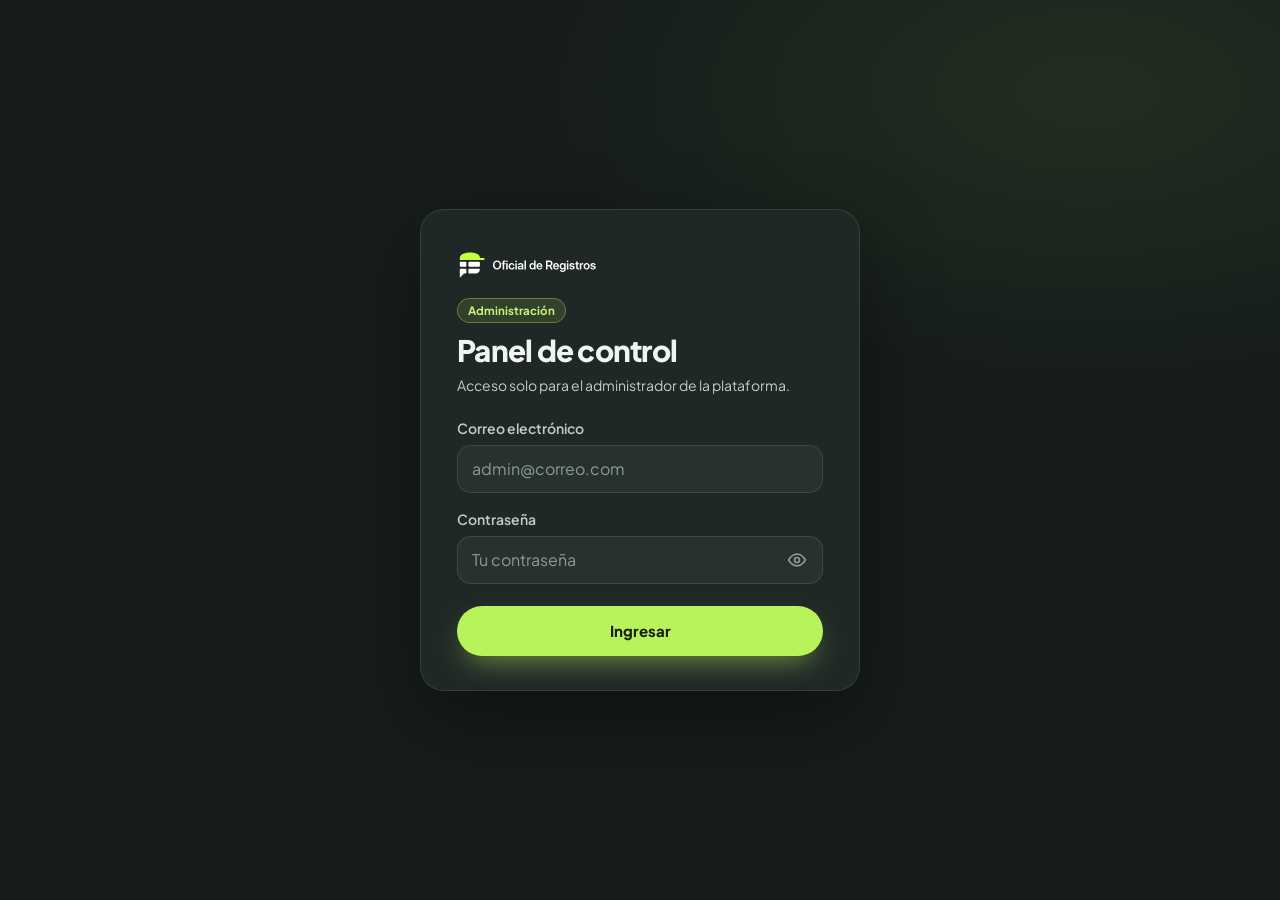
<file: static/admin.html>
<!DOCTYPE html>
<html lang="es">
<head>
    <meta charset="UTF-8">
    <meta name="viewport" content="width=device-width, initial-scale=1.0, viewport-fit=cover">
    <title>Oficial de Registros | Administración</title>
    <!-- Identidad: favicon y color del navegador -->
    <link rel="icon" href="brand/favicon.svg" type="image/svg+xml">
    <link rel="icon" href="brand/favicon.ico" sizes="48x48">
    <link rel="apple-touch-icon" href="brand/apple-touch-icon.png">
    <meta name="theme-color" content="#0A0D26">
    <link rel="preload" href="fonts/plus-jakarta-sans-latin-wght-normal.woff2" as="font" type="font/woff2" crossorigin>
    <!-- Tema guardado ANTES de pintar (mismo ajuste que la app del taller) -->
    <script>
        (function () {
            document.documentElement.setAttribute("data-theme", localStorage.getItem("as_tema") || "dark");
        })();
    </script>
    <!-- Sistema de diseño compartido (tokens, temas, navegación, modal) + estilos propios del panel -->
    <link rel="stylesheet" href="style.css?v=29">
    <link rel="stylesheet" href="admin_style.css?v=13">
</head>
<body class="adm">

    <!-- ========================================================== -->
    <!-- MODAL ÚNICO: avisos con OK y formularios con Cancelar/Guardar -->
    <!-- ========================================================== -->
    <div id="modal-aviso" class="modal-overlay" aria-hidden="true">
        <div class="modal-caja" role="alertdialog" aria-modal="true" aria-labelledby="modal-titulo" aria-describedby="modal-mensaje">
            <div id="modal-icono" class="modal-icono"></div>
            <h3 id="modal-titulo" class="modal-titulo"></h3>
            <div id="modal-mensaje" class="modal-mensaje"></div>
            <!-- Campos del formulario (renovar pago, agregar usuario, módulos...) -->
            <div id="modal-body" class="modal-formulario adm-modal-cuerpo" hidden></div>
            <!-- Error de validación dentro del formulario (no cierra el modal) -->
            <p id="modal-error" class="adm-modal-error" role="alert" hidden></p>
            <div class="modal-botones">
                <button id="modal-btn-cancelar" class="modal-btn-secundario" type="button" hidden>Cancelar</button>
                <button id="modal-btn-confirmar" class="modal-btn-ok" type="button">OK</button>
            </div>
        </div>
    </div>

    <!-- ========================================================== -->
    <!-- INICIO DE SESIÓN DEL ADMINISTRADOR                           -->
    <!-- ========================================================== -->
    <div id="login-container" class="adm-login">
        <div class="login-split">
            <main class="login-formulario">
                <div class="login-card">
                    <div class="login-card-marca">
                        <img class="logo-movil oscuro" src="brand/horizontal-dark.svg" alt="Oficial de Registros">
                        <img class="logo-movil claro" src="brand/horizontal.svg" alt="Oficial de Registros">
                    </div>
                    <span class="adm-login-etiqueta">Administración</span>
                    <h1>Panel de control</h1>
                    <p class="login-sub">Acceso solo para el administrador de la plataforma.</p>

                    <form class="login-campos" onsubmit="event.preventDefault(); loginAdmin();" novalidate>
                        <div class="campo-login">
                            <label for="admin_email">Correo electrónico</label>
                            <input type="email" id="admin_email" placeholder="admin@correo.com" autocomplete="username" inputmode="email">
                        </div>
                        <div class="campo-login">
                            <label for="admin_password">Contraseña</label>
                            <div class="campo-clave">
                                <input type="password" id="admin_password" autocomplete="current-password" placeholder="Tu contraseña">
                                <button type="button" class="ver-clave" id="ver-clave" onclick="alternarVerClave()"
                                        aria-label="Mostrar contraseña" aria-pressed="false" aria-controls="admin_password">
                                    <svg class="icono ojo-abierto" viewBox="0 0 24 24" aria-hidden="true"><path d="M2 12s3.6-7 10-7 10 7 10 7-3.6 7-10 7S2 12 2 12z"/><circle cx="12" cy="12" r="3"/></svg>
                                    <svg class="icono ojo-cerrado" viewBox="0 0 24 24" aria-hidden="true"><path d="M3 3l18 18"/><path d="M10.6 5.1A10.8 10.8 0 0 1 12 5c6.4 0 10 7 10 7a17.6 17.6 0 0 1-3.2 4.2M6.6 6.6C3.9 8.4 2 12 2 12s3.6 7 10 7c1.6 0 3-.4 4.3-1"/><path d="M9.9 9.9a3 3 0 0 0 4.2 4.2"/></svg>
                                </button>
                            </div>
                        </div>
                        <button type="submit" class="btn-login">Ingresar</button>
                    </form>
                    <p id="login_error" role="alert"></p>
                </div>
            </main>
        </div>
    </div>

    <!-- ========================================================== -->
    <!-- PANEL (oculto hasta iniciar sesión)                          -->
    <!-- ========================================================== -->
    <div id="panel-admin" hidden>

        <!-- BARRA SUPERIOR -->
        <header class="barra-app">
            <img class="logo-barra completo oscuro" src="brand/horizontal-dark.svg" alt="Oficial de Registros">
            <img class="logo-barra completo claro" src="brand/horizontal.svg" alt="Oficial de Registros">
            <img class="logo-barra compacto" src="brand/simbolo-dark.svg" alt="Oficial de Registros">
            <span class="adm-insignia">Administración</span>
            <div class="taller-actual">
                <div class="banner-bienvenida" id="adm-correo">Administrador</div>
                <span class="inicial-taller" aria-hidden="true">A</span>
            </div>
        </header>

        <div class="marco-app">

            <!-- NAVEGACIÓN: rail fijo en escritorio, cajón en el celular -->
            <nav id="menu-lateral" class="nav-app" aria-label="Secciones">
                <span class="nav-titulo">Panel</span>
                <button class="nav-enlace" data-seccion="sec-resumen" onclick="cambiarSeccion('sec-resumen')" aria-current="page">
                    <svg class="icono" viewBox="0 0 24 24"><rect x="3" y="3" width="7" height="9" rx="1.5"/><rect x="14" y="3" width="7" height="5" rx="1.5"/><rect x="14" y="12" width="7" height="9" rx="1.5"/><rect x="3" y="16" width="7" height="5" rx="1.5"/></svg>
                    Resumen
                </button>
                <button class="nav-enlace" data-seccion="sec-talleres" onclick="cambiarSeccion('sec-talleres')">
                    <svg class="icono" viewBox="0 0 24 24"><path d="M3 21V9l9-6 9 6v12"/><path d="M9 21v-7h6v7"/></svg>
                    Talleres
                </button>
                <button class="nav-enlace" data-seccion="sec-planes" onclick="cambiarSeccion('sec-planes')">
                    <svg class="icono" viewBox="0 0 24 24"><path d="m12 3 9 5-9 5-9-5z"/><path d="m3 13 9 5 9-5"/></svg>
                    Planes y módulos
                </button>
                <button class="nav-enlace" data-seccion="sec-monitor" onclick="cambiarSeccion('sec-monitor')">
                    <svg class="icono" viewBox="0 0 24 24"><path d="M3 12h4l3-8 4 16 3-8h4"/></svg>
                    Monitor de IA
                    <span class="adm-nav-contador" id="nav-errores" hidden></span>
                </button>

                <div class="nav-pie">
                    <button class="nav-enlace theme-toggle" onclick="alternarTema()" id="boton-tema">
                        <span class="punto-icono" id="icono-tema"></span>
                        <span class="etiqueta" id="texto-tema">Oscuro</span>
                    </button>
                    <button class="nav-enlace btn-cerrar-sesion" onclick="cerrarSesionAdmin()">
                        <svg class="icono" viewBox="0 0 24 24"><path d="M15 4h3a2 2 0 0 1 2 2v12a2 2 0 0 1-2 2h-3M10 16l-4-4 4-4M6 12h10"/></svg>
                        Cerrar sesión
                    </button>
                </div>
            </nav>
            <div class="nav-fondo" onclick="toggleMenu()"></div>

            <!-- BARRA INFERIOR (solo celular) -->
            <nav class="nav-inferior" aria-label="Secciones">
                <button data-seccion="sec-resumen" onclick="cambiarSeccion('sec-resumen')" aria-current="page">
                    <svg class="icono" viewBox="0 0 24 24"><rect x="3" y="3" width="7" height="9" rx="1.5"/><rect x="14" y="3" width="7" height="5" rx="1.5"/><rect x="14" y="12" width="7" height="9" rx="1.5"/><rect x="3" y="16" width="7" height="5" rx="1.5"/></svg>
                    Resumen
                </button>
                <button data-seccion="sec-talleres" onclick="cambiarSeccion('sec-talleres')">
                    <svg class="icono" viewBox="0 0 24 24"><path d="M3 21V9l9-6 9 6v12"/><path d="M9 21v-7h6v7"/></svg>
                    Talleres
                </button>
                <button data-seccion="sec-planes" onclick="cambiarSeccion('sec-planes')">
                    <svg class="icono" viewBox="0 0 24 24"><path d="m12 3 9 5-9 5-9-5z"/><path d="m3 13 9 5 9-5"/></svg>
                    Planes
                </button>
                <button data-seccion="sec-monitor" onclick="cambiarSeccion('sec-monitor')">
                    <svg class="icono" viewBox="0 0 24 24"><path d="M3 12h4l3-8 4 16 3-8h4"/></svg>
                    Monitor
                </button>
                <button onclick="toggleMenu()" aria-controls="menu-lateral">
                    <svg class="icono" viewBox="0 0 24 24"><circle cx="5" cy="12" r="1.2"/><circle cx="12" cy="12" r="1.2"/><circle cx="19" cy="12" r="1.2"/></svg>
                    Más
                </button>
            </nav>

            <main class="contenedor">

                <!-- ================================================== -->
                <!-- SECCIÓN: RESUMEN                                    -->
                <!--   Ingresos reales por mes y plan, próximos cobros,  -->
                <!--   salud de cada taller y lo que requiere atención.  -->
                <!-- ================================================== -->
                <section id="sec-resumen" class="vista-app adm-seccion">
                    <header class="veh-cabecera">
                        <div>
                            <h1>Resumen</h1>
                            <p id="res-fecha">Cómo va la plataforma hoy.</p>
                        </div>
                    </header>

                    <!-- Aviso si aún no se ejecutó la migración de pagos -->
                    <div id="res-aviso-migracion" class="res-aviso" hidden></div>

                    <div class="res-rejilla">
                        <!-- Ingresos cobrados (como entró el dinero, sin repartir pagos anuales) -->
                        <section class="res-card res-ingresos" aria-labelledby="res-ing-titulo">
                            <div class="res-ing-cab">
                                <div>
                                    <span class="res-eti" id="res-ing-titulo">Ingresos cobrados</span>
                                    <div class="res-comparacion" id="res-comparacion"></div>
                                    <div class="res-cifra-xl"><span id="res-total">$0.00</span> <small id="res-total-texto">en los últimos 6 meses</small></div>
                                </div>
                                <div class="res-segmentos" role="group" aria-label="Periodo del gráfico">
                                    <button type="button" data-meses="6" aria-pressed="true" onclick="elegirPeriodoIngresos(6)">6 meses</button>
                                    <button type="button" data-meses="12" aria-pressed="false" onclick="elegirPeriodoIngresos(12)">12 meses</button>
                                    <button type="button" data-meses="0" aria-pressed="false" onclick="elegirPeriodoIngresos(0)">Todo</button>
                                </div>
                            </div>
                            <dl class="res-mini-cifras">
                                <div><dt>Cobrado este mes</dt><dd id="res-cobrado-mes">$0.00</dd></div>
                                <div><dt>MRR esperado</dt><dd id="res-mrr">$0.00</dd></div>
                                <div><dt>Por cobrar este mes</dt><dd id="res-por-cobrar">$0.00</dd></div>
                            </dl>
                            <div class="res-leyenda" id="res-leyenda"></div>
                            <div class="res-barras" id="res-barras" role="img" aria-label="Ingresos por mes"></div>
                        </section>

                        <div class="res-lateral">
                            <!-- Próximos cobros -->
                            <section class="res-card" aria-labelledby="res-prox-titulo">
                                <span class="res-eti" id="res-prox-titulo">Próximos cobros</span>
                                <div class="res-proximos" id="res-proximos"></div>
                                <button type="button" class="btn btn-primario res-btn-ancho" onclick="modalRegistrarPago()">Registrar un pago</button>
                            </section>
                            <!-- Estado del sistema (cola de Geor IA) -->
                            <section class="res-card" aria-labelledby="res-sis-titulo">
                                <span class="res-eti" id="res-sis-titulo">Estado del sistema</span>
                                <div class="res-cifra-xl"><span id="dash-ai-today">0</span> <small>usos de IA hoy</small></div>
                                <div class="res-fila-dato">Mensajes con error<b id="dash-errors">0</b></div>
                                <button type="button" class="btn-chico res-btn-ancho" onclick="abrirMonitorIA()">Abrir monitor de IA</button>
                            </section>
                        </div>

                        <!-- Talleres: cuánto ha pagado cada uno, uso y salud -->
                        <section class="res-card res-tabla" aria-labelledby="res-tal-titulo">
                            <div class="res-tabla-cab">
                                <h2 id="res-tal-titulo">Talleres</h2>
                                <button type="button" class="btn-chico principal" onclick="irARegistrarTaller()">
                                    <svg class="icono" viewBox="0 0 24 24"><path d="M12 5v14M5 12h14"/></svg>Registrar taller
                                </button>
                            </div>
                            <div class="res-tabla-caja">
                                <table>
                                    <thead><tr><th>Taller</th><th>Plan</th><th>Te ha pagado</th><th>Vence</th><th>Uso (8 semanas)</th><th>Salud</th><th><span class="solo-lector">Acciones</span></th></tr></thead>
                                    <tbody id="res-talleres"></tbody>
                                </table>
                            </div>
                        </section>

                        <!-- Ingreso mensual por plan + lo que requiere atención -->
                        <section class="res-card res-planes" aria-labelledby="res-pla-titulo">
                            <h2 id="res-pla-titulo">Ingreso por plan</h2>
                            <div class="res-anillos" id="res-anillos"></div>
                        </section>
                        <section class="res-card res-atencion" aria-labelledby="res-ate-titulo">
                            <h2 id="res-ate-titulo">Requieren tu atención</h2>
                            <div id="lista-alertas" class="res-alertas"></div>
                        </section>
                    </div>
                </section>

                <!-- ================================================== -->
                <!-- SECCIÓN: TALLERES                                   -->
                <!--   Lista con búsqueda y filtros a la izquierda y la  -->
                <!--   ficha 360° del taller elegido a la derecha.       -->
                <!-- ================================================== -->
                <section id="sec-talleres" class="vista-app adm-seccion" hidden>
                    <header class="veh-cabecera">
                        <div>
                            <h1>Talleres</h1>
                            <p>Clientes de la plataforma, su plan, sus pagos y su uso.</p>
                        </div>
                        <button type="button" class="btn btn-primario" onclick="modalNuevoTaller()">
                            <svg class="icono" viewBox="0 0 24 24"><path d="M12 5v14M5 12h14"/></svg>Registrar taller
                        </button>
                    </header>

                    <div class="tal-layout" id="tal-layout">
                        <!-- Lista -->
                        <section class="tal-lista res-card" id="vista-principal" aria-label="Lista de talleres">
                            <div class="tal-buscador">
                                <svg class="icono" viewBox="0 0 24 24"><circle cx="11" cy="11" r="7"/><path d="m20 20-3.5-3.5"/></svg>
                                <input type="search" id="tal-buscar" placeholder="Buscar taller o correo" aria-label="Buscar taller por nombre o correo"
                                       oninput="pintarListaTalleres()" autocomplete="off">
                            </div>
                            <div class="tal-filtros" role="group" aria-label="Filtrar talleres">
                                <button type="button" data-filtro="todos" aria-pressed="true" onclick="filtrarTalleres('todos')">Todos <span id="tal-n-todos">0</span></button>
                                <button type="button" data-filtro="activos" aria-pressed="false" onclick="filtrarTalleres('activos')">Activos <span id="tal-n-activos">0</span></button>
                                <button type="button" data-filtro="por_vencer" aria-pressed="false" onclick="filtrarTalleres('por_vencer')">Por vencer <span id="tal-n-por_vencer">0</span></button>
                                <button type="button" data-filtro="suspendidos" aria-pressed="false" onclick="filtrarTalleres('suspendidos')">Suspendidos <span id="tal-n-suspendidos">0</span></button>
                            </div>
                            <div id="lista-talleres" class="tal-items" role="list"></div>
                        </section>

                        <!-- Ficha 360° -->
                        <section class="tal-detalle res-card" id="vista-360-taller" aria-label="Ficha del taller">
                            <button class="btn-chico adm-volver tal-volver" type="button" onclick="cerrarVista360()">
                                <svg class="icono" viewBox="0 0 24 24"><path d="M15 18l-6-6 6-6"/></svg>Volver a la lista
                            </button>
                            <div id="contenido-360">
                                <div class="tal-vacio">
                                    <b>Elige un taller</b>
                                    <span>Aquí verás su suscripción, sus pagos, su uso y sus módulos.</span>
                                </div>
                            </div>
                        </section>
                    </div>
                </section>

                <!-- ================================================== -->
                <!-- SECCIÓN: PLANES Y MÓDULOS (módulo 4)                -->
                <!-- ================================================== -->
                <section id="sec-planes" class="vista-app adm-seccion" hidden>
                    <header class="veh-cabecera">
                        <div>
                            <h1>Planes y módulos</h1>
                            <p>Qué incluye cada plan y cuánto cuesta. Los cambios se aplican al instante a sus talleres.</p>
                        </div>
                    </header>

                    <!-- Lo que todo plan trae siempre -->
                    <div class="pla-base res-card">
                        <span class="res-eti">Siempre incluido en todos los planes</span>
                        <div class="pla-base-lista">
                            <span>Chat de registro con Geor IA</span><span>Órdenes de trabajo</span><span>Cuadre de caja</span>
                            <span>Orden en imagen PNG</span><span>Catálogo de servicios</span>
                        </div>
                    </div>

                    <div id="lista-planes" class="pla-rejilla"></div>
                    <p class="pla-nota res-tenue">Las excepciones que le pongas a un taller (activar o quitar un módulo solo a él) siguen valiendo aunque cambies su plan.
                        Se editan desde la ficha del taller, en "Módulos".</p>
                </section>

                <!-- ================================================== -->
                <!-- SECCIÓN: MONITOR DE IA (módulo 5)                   -->
                <!-- ================================================== -->
                <section id="sec-monitor" class="vista-app adm-seccion" hidden>
                    <header class="veh-cabecera">
                        <div>
                            <h1>Monitor de IA</h1>
                            <p>Mensajes que Geor IA procesó en todos los talleres. Aquí ves los que fallaron y puedes reintentarlos.</p>
                        </div>
                        <button class="btn-chico principal" type="button" onclick="cargarColaIA()">
                            <svg class="icono" viewBox="0 0 24 24"><path d="M20 11a8 8 0 1 0-2.3 5.7"/><path d="M20 5v6h-6"/></svg>Actualizar
                        </button>
                    </header>

                    <div class="mon-cifras">
                        <div class="res-card"><span class="res-eti">Usos de IA hoy</span><b id="mon-hoy">0</b></div>
                        <div class="res-card"><span class="res-eti">Errores hoy</span><b id="mon-errores-hoy">0</b></div>
                        <div class="res-card"><span class="res-eti">Con error en total</span><b id="mon-errores">0</b></div>
                        <div class="res-card"><span class="res-eti">Bloqueados en total</span><b id="mon-bloqueados">0</b></div>
                    </div>

                    <section class="res-card mon-panel" aria-label="Cola de mensajes">
                        <div class="mon-barra">
                            <div class="tal-filtros mon-filtros" role="group" aria-label="Filtrar mensajes">
                                <button type="button" data-filtro="todos" aria-pressed="true" onclick="filtrarCola('todos')">Últimos 50</button>
                                <button type="button" data-filtro="errores" aria-pressed="false" onclick="filtrarCola('errores')">Con error <span id="mon-n-errores">0</span></button>
                                <button type="button" data-filtro="bloqueados" aria-pressed="false" onclick="filtrarCola('bloqueados')">Bloqueados <span id="mon-n-bloqueados">0</span></button>
                                <button type="button" data-filtro="pendientes" aria-pressed="false" onclick="filtrarCola('pendientes')">En espera <span id="mon-n-pendientes">0</span></button>
                            </div>
                            <span class="res-tenue" id="mon-actualizado"></span>
                        </div>
                        <div id="lista-cola-ia" class="mon-lista"></div>
                    </section>
                </section>

            </main>
        </div>
    </div>

    <!-- Menú de acciones de una fila de la tabla de talleres -->
    <div id="res-menu" class="res-menu" role="menu" hidden></div>

    <script src="admin_script.js?v=11"></script>
</body>
</html>
</file>
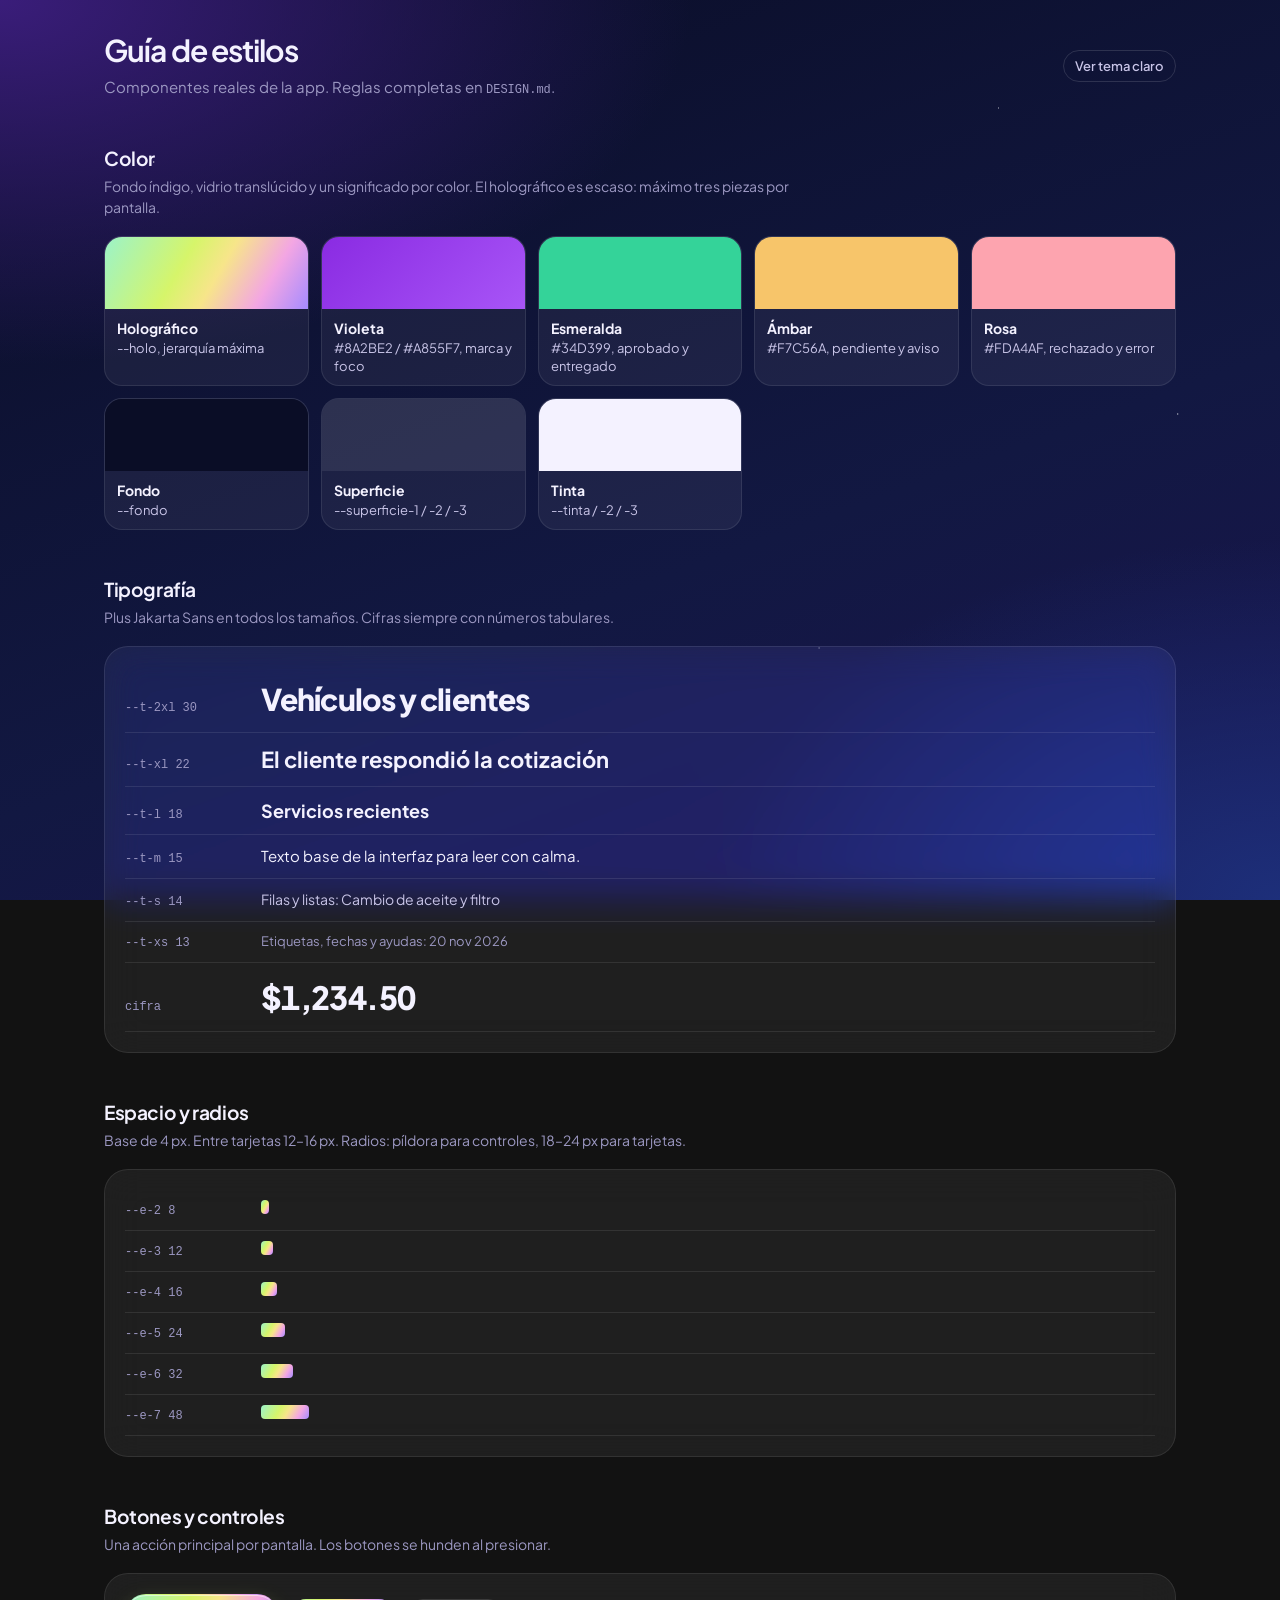
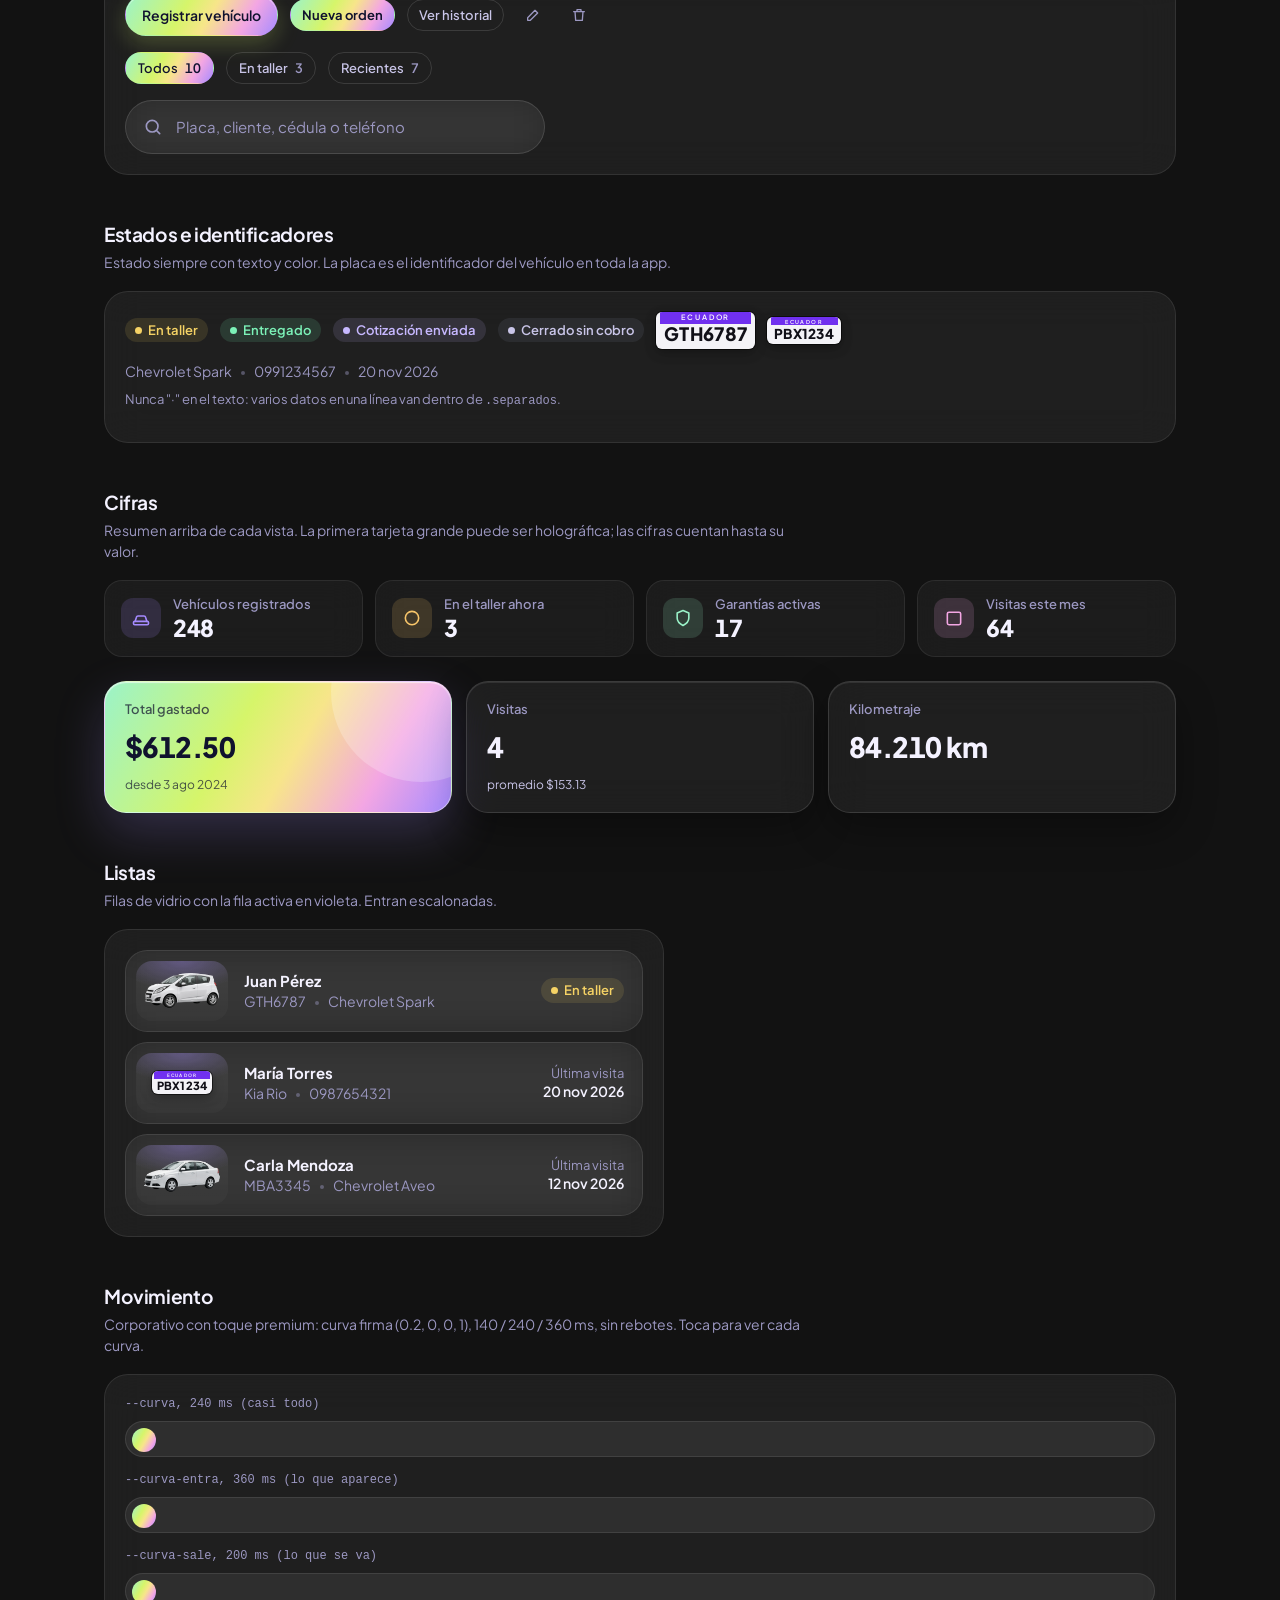
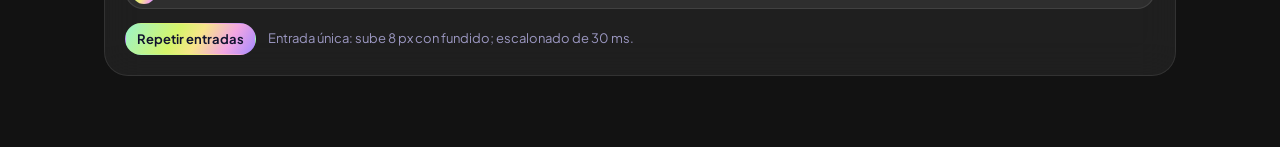
<file: static/guia-estilos.html>
<!DOCTYPE html>
<html lang="es" data-theme="dark">
<head>
    <meta charset="UTF-8">
    <meta name="viewport" content="width=device-width, initial-scale=1.0">
    <meta name="robots" content="noindex, nofollow">
    <title>Guía de estilos de Oficial de Registros</title>
    <link rel="preload" href="fonts/plus-jakarta-sans-latin-wght-normal.woff2" as="font" type="font/woff2" crossorigin>
    <!-- Usa el mismo CSS de la app: lo que se ve aquí es exactamente lo que se ve allá -->
    <link rel="stylesheet" href="style.css?v=29">
    <style>
        /* Solo el armado de esta página (no son componentes de la app) */
        .guia { max-width: 1120px; margin: 0 auto; padding: 32px 24px 80px; }
        .guia-cab { display: flex; align-items: center; justify-content: space-between; gap: 16px; margin-bottom: 8px; }
        .guia h2 { font-size: 1.2rem; margin: 48px 0 6px; }
        .guia h2 + p { margin: 0 0 18px; color: var(--tinta-3); font-size: var(--t-s); max-width: 70ch; }
        .fila { display: flex; flex-wrap: wrap; gap: 12px; align-items: center; }
        .rejilla { display: grid; grid-template-columns: repeat(auto-fill, minmax(170px, 1fr)); gap: 12px; }
        .muestra { border-radius: 18px; overflow: hidden; border: 1px solid var(--linea); background: var(--superficie-1); }
        .muestra .color { height: 72px; }
        .muestra .txt { padding: 10px 12px; font-size: var(--t-xs); color: var(--tinta-2); line-height: 1.4; }
        .muestra .txt b { display: block; color: var(--tinta); font-size: var(--t-s); }
        .tipo-fila { display: grid; grid-template-columns: 120px 1fr; gap: 16px; align-items: baseline; padding: 10px 0; border-bottom: 1px solid var(--linea); }
        .tipo-fila code, .guia code { font-size: 12px; color: var(--tinta-3); }
        .caja-demo { padding: 20px; border-radius: 24px; border: 1px solid var(--linea); background: var(--superficie-1); }
        html[data-theme="dark"] .caja-demo { backdrop-filter: var(--vidrio-blur); -webkit-backdrop-filter: var(--vidrio-blur); }
        .espacios .barra-e { height: 14px; border-radius: 4px; background: var(--holo); }
        .espacios .tipo-fila { grid-template-columns: 120px 1fr; }
        .curva { display: grid; gap: 8px; }
        .curva .pista { height: 36px; border-radius: 999px; background: var(--superficie-2); border: 1px solid var(--linea); position: relative; overflow: hidden; }
        .curva .bola { position: absolute; top: 6px; left: 6px; width: 24px; height: 24px; border-radius: 50%; background: var(--holo); }
        .curva.corre .bola { left: calc(100% - 30px); }
        .nota-regla { font-size: var(--t-xs); color: var(--tinta-3); margin-top: 8px; }
    </style>
</head>
<body>
<main class="guia">
    <div class="guia-cab">
        <div>
            <h1>Guía de estilos</h1>
            <p class="tenue" style="margin:4px 0 0; color: var(--tinta-3);">Componentes reales de la app. Reglas completas en <code>DESIGN.md</code>.</p>
        </div>
        <button type="button" class="btn-chico" onclick="cambiarTemaGuia()" id="btn-tema">Ver tema claro</button>
    </div>

    <!-- COLOR -->
    <h2>Color</h2>
    <p>Fondo índigo, vidrio translúcido y un significado por color. El holográfico es escaso: máximo tres piezas por pantalla.</p>
    <div class="rejilla">
        <div class="muestra"><div class="color" style="background: var(--holo)"></div><div class="txt"><b>Holográfico</b>--holo, jerarquía máxima</div></div>
        <div class="muestra"><div class="color" style="background: linear-gradient(135deg,#8A2BE2,#A855F7)"></div><div class="txt"><b>Violeta</b>#8A2BE2 / #A855F7, marca y foco</div></div>
        <div class="muestra"><div class="color" style="background:#34D399"></div><div class="txt"><b>Esmeralda</b>#34D399, aprobado y entregado</div></div>
        <div class="muestra"><div class="color" style="background:#F7C56A"></div><div class="txt"><b>Ámbar</b>#F7C56A, pendiente y aviso</div></div>
        <div class="muestra"><div class="color" style="background:#FDA4AF"></div><div class="txt"><b>Rosa</b>#FDA4AF, rechazado y error</div></div>
        <div class="muestra"><div class="color" style="background: var(--fondo)"></div><div class="txt"><b>Fondo</b>--fondo</div></div>
        <div class="muestra"><div class="color" style="background: var(--superficie-2)"></div><div class="txt"><b>Superficie</b>--superficie-1 / -2 / -3</div></div>
        <div class="muestra"><div class="color" style="background: var(--tinta)"></div><div class="txt"><b>Tinta</b>--tinta / -2 / -3</div></div>
    </div>

    <!-- TIPOGRAFÍA -->
    <h2>Tipografía</h2>
    <p>Plus Jakarta Sans en todos los tamaños. Cifras siempre con números tabulares.</p>
    <div class="caja-demo">
        <div class="tipo-fila"><code>--t-2xl 30</code><span style="font-size: var(--t-2xl); font-weight: 800; letter-spacing: -.03em;">Vehículos y clientes</span></div>
        <div class="tipo-fila"><code>--t-xl 22</code><span style="font-size: var(--t-xl); font-weight: 700;">El cliente respondió la cotización</span></div>
        <div class="tipo-fila"><code>--t-l 18</code><span style="font-size: var(--t-l); font-weight: 700;">Servicios recientes</span></div>
        <div class="tipo-fila"><code>--t-m 15</code><span style="font-size: var(--t-m);">Texto base de la interfaz para leer con calma.</span></div>
        <div class="tipo-fila"><code>--t-s 14</code><span style="font-size: var(--t-s); color: var(--tinta-2);">Filas y listas: Cambio de aceite y filtro</span></div>
        <div class="tipo-fila"><code>--t-xs 13</code><span style="font-size: var(--t-xs); color: var(--tinta-3);">Etiquetas, fechas y ayudas: 20 nov 2026</span></div>
        <div class="tipo-fila"><code>cifra</code><span class="num" style="font-size: 2rem; font-weight: 800; letter-spacing: -.02em;">$1,234.50</span></div>
    </div>

    <!-- ESPACIO -->
    <h2>Espacio y radios</h2>
    <p>Base de 4 px. Entre tarjetas 12–16 px. Radios: píldora para controles, 18–24 px para tarjetas.</p>
    <div class="caja-demo espacios">
        <div class="tipo-fila"><code>--e-2 8</code><div class="barra-e" style="width:8px"></div></div>
        <div class="tipo-fila"><code>--e-3 12</code><div class="barra-e" style="width:12px"></div></div>
        <div class="tipo-fila"><code>--e-4 16</code><div class="barra-e" style="width:16px"></div></div>
        <div class="tipo-fila"><code>--e-5 24</code><div class="barra-e" style="width:24px"></div></div>
        <div class="tipo-fila"><code>--e-6 32</code><div class="barra-e" style="width:32px"></div></div>
        <div class="tipo-fila"><code>--e-7 48</code><div class="barra-e" style="width:48px"></div></div>
    </div>

    <!-- BOTONES -->
    <h2>Botones y controles</h2>
    <p>Una acción principal por pantalla. Los botones se hunden al presionar.</p>
    <div class="caja-demo">
        <div class="fila">
            <button type="button" class="btn btn-primario">Registrar vehículo</button>
            <button type="button" class="btn-chico principal">Nueva orden</button>
            <button type="button" class="btn-chico">Ver historial</button>
            <button type="button" class="btn-icono" aria-label="Editar"><svg class="icono" viewBox="0 0 24 24" style="width:16px;height:16px;fill:none;stroke:currentColor;stroke-width:2"><path d="M4 20h4L19 9l-4-4L4 16z"/></svg></button>
            <button type="button" class="btn-icono peligro" aria-label="Eliminar"><svg class="icono" viewBox="0 0 24 24" style="width:16px;height:16px;fill:none;stroke:currentColor;stroke-width:2"><path d="M4 7h16M18 7l-1 13H7L6 7M9 7V4h6v3"/></svg></button>
        </div>
        <div class="fila" style="margin-top:16px">
            <button type="button" class="veh-chip" aria-pressed="true" onclick="elegirChip(this)">Todos <span>10</span></button>
            <button type="button" class="veh-chip" aria-pressed="false" onclick="elegirChip(this)">En taller <span>3</span></button>
            <button type="button" class="veh-chip" aria-pressed="false" onclick="elegirChip(this)">Recientes <span>7</span></button>
        </div>
        <div class="buscador-grande" style="margin-top:16px; max-width:420px">
            <svg class="icono" viewBox="0 0 24 24" aria-hidden="true"><circle cx="11" cy="11" r="7"/><path d="m20 20-3.5-3.5"/></svg>
            <input type="search" class="buscador-vehiculos" placeholder="Placa, cliente, cédula o teléfono">
        </div>
    </div>

    <!-- ESTADOS -->
    <h2>Estados e identificadores</h2>
    <p>Estado siempre con texto y color. La placa es el identificador del vehículo en toda la app.</p>
    <div class="caja-demo">
        <div class="fila">
            <span class="badge-estado estado-pendiente">En taller</span>
            <span class="badge-estado estado-terminado">Entregado</span>
            <span class="badge-estado estado-info">Cotización enviada</span>
            <span class="badge-estado estado-sin-cobro">Cerrado sin cobro</span>
            <span class="placa">GTH6787</span>
            <span class="placa chica">PBX1234</span>
            <span class="separados" style="color: var(--tinta-3); font-size: var(--t-s);"><span>Chevrolet Spark</span><span>0991234567</span><span>20 nov 2026</span></span>
        </div>
        <p class="nota-regla">Nunca "·" en el texto: varios datos en una línea van dentro de <code>.separados</code>.</p>
    </div>

    <!-- CIFRAS -->
    <h2>Cifras</h2>
    <p>Resumen arriba de cada vista. La primera tarjeta grande puede ser holográfica; las cifras cuentan hasta su valor.</p>
    <div class="veh-cifras" id="demo-cifras">
        <div class="veh-cifra"><span class="veh-cifra-icono"><svg class="icono" viewBox="0 0 24 24"><rect x="3" y="16" width="18" height="4" rx="1.5"/><path d="M5 16l1.5-5A2 2 0 0 1 8.4 9.5h7.2a2 2 0 0 1 1.9 1.5L19 16"/></svg></span><div><div class="veh-cifra-etiqueta">Vehículos registrados</div><div class="veh-cifra-valor">248</div></div></div>
        <div class="veh-cifra ambar"><span class="veh-cifra-icono"><svg class="icono" viewBox="0 0 24 24"><circle cx="12" cy="12" r="8"/></svg></span><div><div class="veh-cifra-etiqueta">En el taller ahora</div><div class="veh-cifra-valor">3</div></div></div>
        <div class="veh-cifra menta"><span class="veh-cifra-icono"><svg class="icono" viewBox="0 0 24 24"><path d="M12 3l7 3v6c0 4-3 7-7 9-4-2-7-5-7-9V6z"/></svg></span><div><div class="veh-cifra-etiqueta">Garantías activas</div><div class="veh-cifra-valor">17</div></div></div>
        <div class="veh-cifra lila"><span class="veh-cifra-icono"><svg class="icono" viewBox="0 0 24 24"><rect x="4" y="5" width="16" height="15" rx="2"/></svg></span><div><div class="veh-cifra-etiqueta">Visitas este mes</div><div class="veh-cifra-valor">64</div></div></div>
    </div>
    <div class="dash-kpis ficha-kpis" style="margin-top:12px; grid-template-columns: repeat(3, minmax(0,1fr));">
        <div class="dash-kpi"><div class="dash-kpi-etiqueta">Total gastado</div><div class="dash-kpi-valor">$612.50</div><div class="dash-kpi-extra">desde 3 ago 2024</div></div>
        <div class="dash-kpi"><div class="dash-kpi-etiqueta">Visitas</div><div class="dash-kpi-valor">4</div><div class="dash-kpi-extra">promedio $153.13</div></div>
        <div class="dash-kpi"><div class="dash-kpi-etiqueta">Kilometraje</div><div class="dash-kpi-valor">84.210 km</div></div>
    </div>

    <!-- LISTAS -->
    <h2>Listas</h2>
    <p>Filas de vidrio con la fila activa en violeta. Entran escalonadas.</p>
    <div class="caja-demo" style="max-width: 560px">
        <div class="resultados-vehiculos" id="demo-lista" style="margin:0">
            <button type="button" class="resultado-vehiculo activo"><span class="resultado-mini"><img src="vehiculos/modelos/chevrolet-spark-blanco.webp" alt=""></span><span class="resultado-datos"><b>Juan Pérez</b><span class="separados"><span>GTH6787</span><span>Chevrolet Spark</span></span></span><span class="resultado-fecha"><span class="badge-estado estado-pendiente">En taller</span></span></button>
            <button type="button" class="resultado-vehiculo"><span class="resultado-mini"><span class="placa chica">PBX1234</span></span><span class="resultado-datos"><b>María Torres</b><span class="separados"><span>Kia Rio</span><span>0987654321</span></span></span><span class="resultado-fecha">Última visita<br> <b>20 nov 2026</b></span></button>
            <button type="button" class="resultado-vehiculo"><span class="resultado-mini"><img src="vehiculos/modelos/chevrolet-aveo-blanco.webp" alt=""></span><span class="resultado-datos"><b>Carla Mendoza</b><span class="separados"><span>MBA3345</span><span>Chevrolet Aveo</span></span></span><span class="resultado-fecha">Última visita<br> <b>12 nov 2026</b></span></button>
        </div>
    </div>

    <!-- MOVIMIENTO -->
    <h2>Movimiento</h2>
    <p>Corporativo con toque premium: curva firma (0.2, 0, 0, 1), 140 / 240 / 360 ms, sin rebotes. Toca para ver cada curva.</p>
    <div class="caja-demo">
        <div class="curva" style="margin-bottom:14px"><code>--curva, 240 ms (casi todo)</code><div class="pista" onclick="correr(this, 'var(--curva)', 240)"><span class="bola"></span></div></div>
        <div class="curva" style="margin-bottom:14px"><code>--curva-entra, 360 ms (lo que aparece)</code><div class="pista" onclick="correr(this, 'var(--curva-entra)', 360)"><span class="bola"></span></div></div>
        <div class="curva" style="margin-bottom:14px"><code>--curva-sale, 200 ms (lo que se va)</code><div class="pista" onclick="correr(this, 'var(--curva-sale)', 200)"><span class="bola"></span></div></div>
        <div class="fila">
            <button type="button" class="btn-chico principal" onclick="repetirEntradas()">Repetir entradas</button>
            <span class="nota-regla" style="margin:0">Entrada única: sube 8 px con fundido; escalonado de 30 ms.</span>
        </div>
    </div>
</main>
<script>
    // Utilidades solo de esta página
    function cambiarTemaGuia() {
        const raiz = document.documentElement;
        const nuevo = raiz.dataset.theme === 'dark' ? 'light' : 'dark';
        const aplicar = () => {
            raiz.dataset.theme = nuevo;
            document.getElementById('btn-tema').textContent = nuevo === 'dark' ? 'Ver tema claro' : 'Ver tema oscuro';
        };
        if (document.startViewTransition) document.startViewTransition(aplicar); else aplicar();
    }
    function elegirChip(boton) {
        boton.parentElement.querySelectorAll('.veh-chip').forEach(b => b.setAttribute('aria-pressed', String(b === boton)));
    }
    function correr(pista, curva, ms) {
        const bola = pista.querySelector('.bola');
        bola.style.transition = `left ${ms}ms ${curva}`;
        pista.parentElement.classList.toggle('corre');
    }
    // Vuelve a pintar cifras y lista para que se vean sus entradas
    function repetirEntradas() {
        ['demo-cifras', 'demo-lista'].forEach(id => {
            const el = document.getElementById(id);
            el.innerHTML = el.innerHTML;
        });
    }
</script>
</body>
</html>
</file>
<file: static/style.css>
/* ==============================================================================
   Oficial de Registros — Sistema de diseño "Placa nocturna"
   - Fondo oscuro con tinte violeta, superficies en capas, hilos finos.
   - Geor IA es el protagonista; la placa ecuatoriana identifica cada vehículo.
   - Morado #7030EF para acciones; lima #C6FF3D solo como señal (Geor en línea,
     selección actual). Plus Jakarta Sans en todo; el tema holográfico nocturno está al final.
   ============================================================================== */

/* ------------------------------------------------------------------
   Tipografía (autohospedada en /web/fonts, licencia OFL)
   Un solo archivo variable con ejes de peso (200-900) y ancho (75-125%).
   ------------------------------------------------------------------ */
@font-face {
    font-family: "Plus Jakarta Sans";
    src: url("fonts/plus-jakarta-sans-latin-wght-normal.woff2") format("woff2");
    font-weight: 200 800;
    font-display: swap;
}

/* ------------------------------------------------------------------
   Tokens — tema oscuro (por defecto)
   ------------------------------------------------------------------ */
:root,
html[data-theme="dark"] {
    /* Marca */
    --marca: #7030EF;
    --marca-fuerte: #B9A2FF;        /* texto de marca sobre fondo oscuro */
    --marca-suave: rgba(112, 48, 239, 0.16);
    --marca-tinta: #1A1236;
    --lima: #C6FF3D;
    --sobre-marca: #FFFFFF;
    --sobre-marca-tenue: #ECE6FF;

    /* Superficies (de la más profunda a la más elevada) */
    --fondo: #0A0911;
    --superficie-1: #100E18;        /* paneles */
    --superficie-2: #161320;        /* tarjetas y campos */
    --superficie-3: #1E1A2B;        /* elevados y hover */
    --superficie-hundida: #0E0C16;
    --linea: rgba(236, 230, 255, 0.08);
    --linea-fuerte: rgba(236, 230, 255, 0.14);
    --linea-intensa: rgba(236, 230, 255, 0.22);

    /* Texto */
    --tinta: #EEEAF7;
    --tinta-2: #ABA5BF;
    --tinta-3: #8E88A4;

    /* Estados */
    --exito: #63D69E;     --exito-fondo: rgba(99, 214, 158, 0.12);
    --aviso: #F3BC63;     --aviso-fondo: rgba(243, 188, 99, 0.12);
    --peligro: #FF8A8A;   --peligro-fondo: rgba(255, 138, 138, 0.12);
    --info: #B9A2FF;      --info-fondo: rgba(185, 162, 255, 0.12);

    /* Placa */
    --placa-fondo: #F4F3F7;
    --placa-tinta: #111018;
    --placa-borde: rgba(0, 0, 0, 0.55);
    --placa-franja: var(--marca);

    /* Escenario de la imagen del vehículo */
    --escena-arriba: #2A2440;
    --escena-1: #1C1829;
    --escena-2: #14111F;
    --escena-3: #0F0D18;

    /* Forma y profundidad */
    --radio-s: 7px;
    --radio-m: 10px;
    --radio-l: 16px;
    --sombra-1: 0 1px 2px rgba(0, 0, 0, 0.35);
    --sombra-2: 0 12px 32px rgba(0, 0, 0, 0.42);
    --foco: 0 0 0 3px rgba(185, 162, 255, 0.35);

    color-scheme: dark;
}

/* Tema claro (opcional) */
html[data-theme="light"] {
    --marca-fuerte: #5B1FD6;
    --marca-suave: #EFE8FE;
    --marca-tinta: #241052;
    --fondo: #F4F3F8;
    --superficie-1: #FFFFFF;
    --superficie-2: #F8F7FB;
    --superficie-3: #ECEAF3;
    --superficie-hundida: #F8F7FB;
    --linea: #E3E0EC;
    --linea-fuerte: #D2CDE0;
    --linea-intensa: #B9B3CC;
    --tinta: #17142B;
    --tinta-2: #4E4867;
    --tinta-3: #6B6585;
    --exito: #0F7A3D;     --exito-fondo: #E3F4EA;
    --aviso: #9A4A00;     --aviso-fondo: #FDEFD9;
    --peligro: #B4232C;   --peligro-fondo: #FCE6E7;
    --info: #5B1FD6;      --info-fondo: #EFE8FE;
    --placa-fondo: #FFFFFF;
    --placa-borde: #2A2733;
    --escena-arriba: #FFFFFF;
    --escena-1: #F1EFF6;
    --escena-2: #E7E4EF;
    --escena-3: #DEDAE8;
    --sombra-1: 0 1px 2px rgba(23, 20, 43, 0.06), 0 2px 6px rgba(23, 20, 43, 0.05);
    --sombra-2: 0 8px 24px rgba(23, 20, 43, 0.12);
    --foco: 0 0 0 3px rgba(112, 48, 239, 0.3);
    color-scheme: light;
}

:root {
    /* Tipografía (escala 1.2, rem fijos) */
    --fuente-ui: "Plus Jakarta Sans", system-ui, -apple-system, "Segoe UI", sans-serif;
    --fuente-cifra: var(--fuente-ui);
    --t-xs: 0.8125rem;
    --t-s: 0.875rem;
    --t-m: 0.9375rem;
    --t-l: 1.125rem;
    --t-xl: 1.375rem;
    --t-2xl: 1.875rem;

    /* Espaciado (base 4) */
    --e-1: 4px; --e-2: 8px; --e-3: 12px; --e-4: 16px; --e-5: 24px; --e-6: 32px; --e-7: 48px;

    /* Estructura */
    --alto-barra: 60px;
    --ancho-nav: 220px;
    --suave: cubic-bezier(0.16, 1, 0.3, 1);
    --movimiento: 180ms var(--suave);

    /* ---- Puente con nombres anteriores (vistas aún no migradas) ---- */
    --morado: var(--marca);
    --magenta: var(--marca);
    --gradiente-marca: var(--marca);
    --bg: var(--fondo);
    --bg-alterno: var(--superficie-2);
    --superficie: var(--superficie-1);
    --superficie-elevada: var(--superficie-2);
    --bg-panel: var(--superficie-1);
    --borde: var(--linea-fuerte);
    --texto: var(--tinta);
    --texto-tenue: var(--tinta-2);
    --sombra-marca: rgba(0, 0, 0, 0.35);
    --filtro-cristal: none;
    --bg-pendiente: var(--aviso-fondo);
    --text-pendiente: var(--aviso);
    --bg-terminado: var(--exito-fondo);
    --text-terminado: var(--exito);
    --text-cobro: var(--exito);
    --bg-filtros: var(--superficie-1);
    --bg-procesando-ia: var(--info-fondo);
    --text-procesando-ia: var(--info);
    --fuente-display: var(--fuente-ui);
    --fuente-datos: var(--fuente-ui);
}

/* ------------------------------------------------------------------
   Base
   ------------------------------------------------------------------ */
* { box-sizing: border-box; }
html { -webkit-text-size-adjust: 100%; }

body {
    margin: 0;
    min-height: 100vh;
    background: var(--fondo);
    color: var(--tinta);
    font-family: var(--fuente-ui);
    font-size: var(--t-m);
    line-height: 1.5;
    -webkit-font-smoothing: antialiased;
}

h1, h2, h3, h4 {
    font-family: var(--fuente-ui);
    color: var(--tinta);
    font-weight: 650;
    letter-spacing: -0.02em;
    line-height: 1.2;
    margin: 0 0 var(--e-2);
    text-wrap: balance;
}
h1 { font-size: var(--t-2xl); letter-spacing: -0.03em; }
h2 { font-size: var(--t-xl); }
h3 { font-size: var(--t-l); }
h4 { font-size: var(--t-m); }
p { margin: 0 0 var(--e-3); }
a { color: var(--marca-fuerte); text-underline-offset: 3px; }

::selection { background: var(--marca); color: #fff; }
::placeholder { color: var(--tinta-3); opacity: 1; }
:focus-visible { outline: none; box-shadow: var(--foco); }
hr { border: none; border-top: 1px solid var(--linea); margin: var(--e-6) 0; }
* { scrollbar-color: var(--linea-intensa) transparent; scrollbar-width: thin; }

/* Cifras de dinero y tablas con dígitos alineados */
td.num, .num, .cifra-dinero { font-variant-numeric: tabular-nums; }

@media (prefers-reduced-motion: reduce) {
    *, *::before, *::after { transition-duration: 0.01ms !important; animation-duration: 0.01ms !important; animation-iteration-count: 1 !important; }
}

/* ------------------------------------------------------------------
   Botones
   ------------------------------------------------------------------ */
.btn,
.btn-enviar, .btn-login, .btn-agregar-servicio, .modal-btn-ok,
.btn-inventario, .btn-cerrar-sesion, .modal-btn-secundario {
    display: inline-flex;
    align-items: center;
    justify-content: center;
    gap: var(--e-2);
    min-height: 42px;
    padding: 0 var(--e-4);
    border-radius: var(--radio-m);
    border: 1px solid transparent;
    font-family: var(--fuente-ui);
    font-size: var(--t-s);
    font-weight: 600;
    line-height: 1;
    cursor: pointer;
    text-decoration: none;
    white-space: nowrap;
    transition: background-color var(--movimiento), border-color var(--movimiento), color var(--movimiento), box-shadow var(--movimiento), transform var(--movimiento);
}
.btn:disabled, .btn-enviar:disabled, .btn-login:disabled { opacity: 0.55; cursor: not-allowed; }

/* Primario */
.btn-primario, .btn-enviar, .btn-login, .btn-agregar-servicio, .modal-btn-ok {
    background: var(--marca);
    color: #fff;
    box-shadow: inset 0 1px 0 rgba(255, 255, 255, 0.18), 0 4px 14px rgba(0, 0, 0, 0.3);
}
.btn-primario:hover, .btn-enviar:hover, .btn-login:hover, .btn-agregar-servicio:hover, .modal-btn-ok:hover {
    background: #7E43F2;
    transform: none;
    filter: none;
}
.btn-primario:active, .btn-enviar:active, .btn-login:active { transform: translateY(1px); }

/* Secundario */
.btn-secundario, .btn-inventario, .modal-btn-secundario {
    background: transparent;
    color: var(--tinta);
    border-color: var(--linea-fuerte);
}
.btn-secundario:hover, .btn-inventario:hover, .modal-btn-secundario:hover {
    background: var(--superficie-2);
    border-color: var(--linea-intensa);
    transform: none;
    box-shadow: none;
}

/* Fantasma */
.btn-fantasma { background: transparent; color: var(--tinta-2); min-height: 36px; padding: 0 var(--e-3); }
.btn-fantasma:hover { background: var(--superficie-2); color: var(--tinta); }

/* Peligro */
.btn-peligro, .btn-cerrar-sesion { background: transparent; color: var(--peligro); }
.btn-peligro:hover, .btn-cerrar-sesion:hover { background: var(--peligro-fondo); color: var(--peligro); box-shadow: none; }

/* Botón chico de borde fino (acciones dentro de tarjetas y respuestas) */
.btn-chico {
    display: inline-flex; align-items: center; gap: 6px;
    height: 32px; padding: 0 11px;
    border-radius: 8px; border: 1px solid var(--linea-fuerte);
    background: transparent; color: var(--tinta-2);
    font-family: var(--fuente-ui); font-size: var(--t-xs); font-weight: 550;
    cursor: pointer; white-space: nowrap;
    transition: background-color var(--movimiento), color var(--movimiento), border-color var(--movimiento);
}
.btn-chico:hover { color: var(--tinta); background: var(--superficie-3); border-color: var(--linea-intensa); }
.btn-chico.principal { color: var(--tinta); border-color: rgba(185, 162, 255, 0.4); background: var(--marca-suave); }
.btn-chico .icono { width: 15px; height: 15px; }

/* ------------------------------------------------------------------
   Campos
   ------------------------------------------------------------------ */
input[type="text"], input[type="email"], input[type="password"], input[type="number"],
input[type="search"], input[type="date"], input[type="tel"], select, textarea {
    font-family: var(--fuente-ui);
    font-size: var(--t-m);
    color: var(--tinta);
    background: var(--superficie-2);
    border: 1px solid var(--linea-fuerte);
    border-radius: var(--radio-m);
    min-height: 42px;
    padding: 0 var(--e-3);
    transition: border-color var(--movimiento), box-shadow var(--movimiento);
}
textarea { padding: var(--e-3); line-height: 1.5; min-height: 96px; resize: vertical; }
input:hover, select:hover, textarea:hover { border-color: var(--linea-intensa); }
input:focus, select:focus, textarea:focus { outline: none; border-color: rgba(185, 162, 255, 0.6); box-shadow: var(--foco); }
input[aria-invalid="true"], textarea[aria-invalid="true"] { border-color: var(--peligro); }
.etiqueta-campo, .campo-login label { display: block; font-size: var(--t-s); font-weight: 550; color: var(--tinta-2); margin-bottom: var(--e-1); }
.solo-lector { position: absolute; width: 1px; height: 1px; overflow: hidden; clip: rect(0 0 0 0); white-space: nowrap; }

/* ------------------------------------------------------------------
   PLACA — identificador del vehículo (.placa-badge la genera script.js)
   ------------------------------------------------------------------ */
.placa, .placa-badge {
    display: inline-flex;
    flex-direction: column;
    flex-shrink: 0;
    min-width: 5.4em;
    background: var(--placa-fondo);
    color: var(--placa-tinta);
    border-radius: 6px;
    overflow: hidden;
    font-family: var(--fuente-ui);
    font-size: 1.15rem;
    font-weight: 720;
    font-stretch: 80%;
    letter-spacing: 0.04em;
    line-height: 1;
    text-align: center;
    padding-bottom: 0.26em;
    box-shadow: 0 0 0 1px var(--placa-borde), 0 4px 12px rgba(0, 0, 0, 0.3);
    white-space: nowrap;
}
.placa::before, .placa-badge::before {
    content: "ECUADOR";
    display: block;
    background: var(--placa-franja);
    color: #fff;
    font-size: 0.4em;
    font-weight: 600;
    font-stretch: 100%;
    letter-spacing: 0.26em;
    line-height: 1;
    padding: 0.34em 0 0.26em;
    margin-bottom: 0.24em;
}
.placa.chica { font-size: 0.85rem; }
.placa.grande { font-size: 1.9rem; }

/* ------------------------------------------------------------------
   Estados (en trabajo, entregado...)
   ------------------------------------------------------------------ */
.estado, .badge-estado {
    display: inline-flex; align-items: center; gap: 6px;
    padding: 3px 10px; border-radius: 999px;
    font-size: var(--t-xs); font-weight: 600; line-height: 1.4; white-space: nowrap;
}
.estado::before, .badge-estado::before { content: ""; width: 7px; height: 7px; border-radius: 50%; background: currentColor; }
.estado-pendiente, .estado-aviso { background: var(--aviso-fondo); color: var(--aviso); }
.estado-terminado, .estado-exito { background: var(--exito-fondo); color: var(--exito); }
.estado-peligro, .estado-sin-cobro { background: var(--peligro-fondo); color: var(--peligro); }
.estado-info { background: var(--info-fondo); color: var(--info); }

/* Íconos de trazo */
.icono { width: 18px; height: 18px; flex-shrink: 0; stroke: currentColor; fill: none; stroke-width: 1.8; stroke-linecap: round; stroke-linejoin: round; }

/* Símbolo de Geor (celdas del logo) y su animación de "procesando" */
.marca-geor, .mini-geor {
    display: grid; place-items: center; flex-shrink: 0;
    background: linear-gradient(160deg, #7A3CF5, #4F1BC4);
}
.marca-geor { width: 44px; height: 44px; border-radius: 13px; box-shadow: 0 6px 18px rgba(0, 0, 0, 0.4), inset 0 1px 0 rgba(255, 255, 255, 0.18); }
.marca-geor svg { width: 28px; height: 28px; }
.mini-geor { width: 28px; height: 28px; border-radius: 8px; }
.mini-geor svg { width: 17px; height: 17px; }
.celda { fill: #fff; }
.pensando .celda { animation: celda-geor 1.2s var(--suave) infinite; }
.pensando .c2 { animation-delay: 0.15s; }
.pensando .c3 { animation-delay: 0.3s; }
.pensando .c4 { animation-delay: 0.45s; }
@keyframes celda-geor { 0%, 100% { opacity: 0.35; } 40% { opacity: 1; } }

/* ------------------------------------------------------------------
   LOGIN
   ------------------------------------------------------------------ */
#login-container { min-height: 100vh; }
.login-split { display: grid; grid-template-columns: 1fr; min-height: 100vh; }
@media (min-width: 900px) { .login-split { grid-template-columns: minmax(420px, 1.05fr) 1fr; } }

.login-marca {
    display: none;
    position: relative;
    overflow: hidden;
    background: #120A2C;
    color: #fff;
    padding: var(--e-7) clamp(32px, 5vw, 72px);
    flex-direction: column;
    gap: var(--e-7);
}
/* Luz morada desde arriba: la misma presencia de Geor en la app */
.login-marca::before {
    content: ""; position: absolute; inset: -30% -20% auto -20%; height: 80%;
    background: radial-gradient(closest-side, rgba(112, 48, 239, 0.55), transparent 75%);
    pointer-events: none;
}
.login-marca > * { position: relative; }
@media (min-width: 900px) { .login-marca { display: flex; } }
.login-marca .logo-login { height: 36px; width: auto; display: block; align-self: flex-start; }
.login-mensaje { flex: 1; display: flex; flex-direction: column; justify-content: center; gap: var(--e-7); }
.login-marca h2 { color: #fff; font-size: 2.5rem; line-height: 1.08; letter-spacing: -0.035em; max-width: 16ch; margin: 0 0 var(--e-4); }
.login-marca .bajada { color: #CFC5EE; font-size: var(--t-l); max-width: 38ch; margin: 0; }

.demo-registro { display: grid; gap: var(--e-3); max-width: 470px; }
.demo-registro .demo-pie { color: #A99FCB; font-size: var(--t-xs); margin: 0; }
.demo-mensaje {
    justify-self: end; max-width: 90%;
    background: rgba(255, 255, 255, 0.08); border: 1px solid rgba(255, 255, 255, 0.14);
    color: #F1EDFF; border-radius: 16px 16px 4px 16px;
    padding: var(--e-3) var(--e-4); font-size: var(--t-m); line-height: 1.45;
}
.demo-flecha { justify-self: center; color: var(--lima); }
.demo-ficha {
    background: rgba(10, 6, 26, 0.7); border: 1px solid rgba(255, 255, 255, 0.12);
    border-radius: var(--radio-l); padding: var(--e-4);
    display: grid; grid-template-columns: auto 1fr auto; align-items: center; gap: var(--e-1) var(--e-4);
}
.demo-ficha .placa { grid-row: span 2; }
.demo-ficha .demo-vehiculo { font-weight: 600; color: #fff; }
.demo-ficha .demo-detalle { color: #CFC5EE; font-size: var(--t-s); grid-column: 2; }
.demo-ficha .demo-monto { grid-row: span 2; font-weight: 700; font-stretch: 85%; font-size: var(--t-xl); color: var(--lima); }

.login-formulario { display: flex; flex-direction: column; justify-content: center; align-items: center; padding: var(--e-6) var(--e-4); background: var(--fondo); }
.login-card { width: 100%; max-width: 380px; background: none; border: none; box-shadow: none; padding: 0; }
.login-card .logo-movil { display: block; height: 32px; width: auto; margin-bottom: var(--e-6); }
.login-card .logo-movil.claro { display: none; }
html[data-theme="light"] .login-card .logo-movil.claro { display: block; }
html[data-theme="light"] .login-card .logo-movil.oscuro { display: none; }
@media (min-width: 1025px) { .login-card .logo-movil { display: none !important; } }
.login-card h1 { margin-bottom: var(--e-2); }
.login-card > p { color: var(--tinta-2); margin-bottom: var(--e-5); }
.campo-login { margin-bottom: var(--e-4); }
.campo-login input { width: 100%; }
.btn-login { width: 100%; margin-top: var(--e-2); min-height: 46px; font-size: var(--t-m); }
#login_error { display: none; margin: var(--e-4) 0 0; padding: var(--e-3) var(--e-4); border-radius: var(--radio-m); background: var(--peligro-fondo); color: var(--peligro); font-size: var(--t-s); font-weight: 500; }

/* ------------------------------------------------------------------
   ESTRUCTURA: barra superior + navegación + área de trabajo
   ------------------------------------------------------------------ */
.barra-app {
    position: sticky; top: 0; z-index: 40;
    height: var(--alto-barra);
    display: flex; align-items: center; gap: var(--e-5);
    padding: 0 var(--e-5);
    /* El vidrio tiene una razón: el contenido pasa por debajo al desplazarse */
    background: color-mix(in srgb, var(--fondo) 80%, transparent);
    backdrop-filter: blur(14px) saturate(140%);
    -webkit-backdrop-filter: blur(14px) saturate(140%);
    border-bottom: 1px solid var(--linea);
}
.barra-app .logo-barra { height: 26px; width: auto; display: block; flex-shrink: 0; }
.barra-app .logo-barra.compacto, .barra-app .logo-barra.claro { display: none; }
html[data-theme="light"] .barra-app .logo-barra.completo.oscuro { display: none; }
html[data-theme="light"] .barra-app .logo-barra.completo.claro { display: block; }

.buscador-placa { flex: 1; max-width: 560px; margin: 0 auto; position: relative; display: flex; align-items: center; }
.buscador-placa .icono { position: absolute; left: 12px; color: var(--tinta-3); pointer-events: none; }
.buscador-placa input { width: 100%; min-height: 38px; padding-left: 38px; padding-right: 40px; background: var(--superficie-1); font-size: var(--t-s); }
.buscador-placa .tecla { position: absolute; right: 8px; }
.tecla { font-family: var(--fuente-ui); font-size: 11.5px; font-weight: 600; color: var(--tinta-2); border: 1px solid var(--linea-intensa); border-bottom-width: 2px; border-radius: 5px; padding: 1px 6px; line-height: 1.3; }

.taller-actual { display: flex; align-items: center; gap: var(--e-3); min-width: 0; }
.banner-bienvenida { font-weight: 600; font-size: var(--t-s); color: var(--tinta); max-width: 220px; overflow: hidden; text-overflow: ellipsis; white-space: nowrap; }
.banner-bienvenida:empty::before { content: "Cargando taller…"; color: var(--tinta-3); font-weight: 500; }
.inicial-taller { width: 32px; height: 32px; border-radius: 9px; display: grid; place-items: center; background: var(--superficie-3); border: 1px solid var(--linea-fuerte); font-weight: 700; font-size: 12px; color: var(--marca-fuerte); flex-shrink: 0; }

/* Navegación lateral */
.nav-app { background: var(--fondo); border-right: 1px solid var(--linea); display: flex; flex-direction: column; padding: var(--e-4) var(--e-3); gap: 2px; }
.nav-app .nav-titulo { display: none; }
.nav-enlace {
    display: flex; align-items: center; gap: var(--e-3);
    min-height: 40px; padding: 0 var(--e-3);
    border-radius: var(--radio-m);
    color: var(--tinta-2); font-weight: 550; font-size: var(--t-s);
    text-decoration: none; background: none; border: none; width: 100%; text-align: left;
    cursor: pointer; font-family: var(--fuente-ui);
    transition: background-color var(--movimiento), color var(--movimiento);
}
.nav-enlace:hover { background: var(--superficie-2); color: var(--tinta); }
.nav-enlace[aria-current="page"] { background: var(--superficie-3); color: var(--tinta); box-shadow: inset 0 0 0 1px var(--linea-fuerte); }
.nav-enlace[aria-current="page"] .icono { stroke: var(--lima); }
html[data-theme="light"] .nav-enlace[aria-current="page"] .icono { stroke: var(--marca); }
.nav-pie { margin-top: auto; padding-top: var(--e-4); border-top: 1px solid var(--linea); display: grid; gap: 2px; }
.nav-pie .nav-enlace { font-weight: 500; }
.nav-pie .btn-cerrar-sesion { justify-content: flex-start; width: 100%; padding: 0 var(--e-3); font-size: var(--t-s); min-height: 40px; }
.theme-toggle { position: static; box-shadow: none; transform: none; }
.theme-toggle .punto-icono { display: inline-flex; width: 18px; height: 18px; align-items: center; justify-content: center; background: none; color: inherit; }
.theme-toggle .punto-icono svg { width: 17px; height: 17px; }
.theme-toggle .etiqueta::before { content: "Tema: "; }

.nav-inferior { display: none; }
.marco-app { display: grid; grid-template-columns: minmax(0, 1fr); min-height: calc(100vh - var(--alto-barra)); }
.contenedor { width: 100%; max-width: 1480px; margin: 0 auto; padding: var(--e-5) var(--e-5) var(--e-7) var(--e-6); }

@media (min-width: 960px) {
    .marco-app { grid-template-columns: var(--ancho-nav) minmax(0, 1fr); }
    .nav-app { position: sticky; top: var(--alto-barra); height: calc(100vh - var(--alto-barra)); overflow-y: auto; }
    .nav-fondo { display: none !important; }
}

@media (max-width: 959px) {
    .barra-app { gap: var(--e-3); padding: 0 var(--e-3); }
    .barra-app .logo-barra.completo { display: none !important; }
    .barra-app .logo-barra.compacto { display: block; height: 30px; }
    .buscador-placa .tecla, .banner-bienvenida { display: none; }
    .nav-app {
        position: fixed; z-index: 60; top: 0; bottom: 0; left: 0;
        width: min(300px, 86vw);
        background: var(--superficie-1);
        box-shadow: var(--sombra-2);
        transform: translateX(-102%);
        transition: transform 220ms var(--suave);
        padding-top: var(--e-5); overflow-y: auto;
    }
    .nav-app.abierto { transform: none; }
    .nav-app .nav-titulo { display: block; font-size: var(--t-s); font-weight: 600; color: var(--tinta-2); padding: 0 var(--e-3) var(--e-3); }
    .nav-fondo { position: fixed; inset: 0; z-index: 55; background: rgba(0, 0, 0, 0.55); opacity: 0; visibility: hidden; transition: opacity 200ms ease, visibility 200ms ease; }
    .nav-fondo.visible { opacity: 1; visibility: visible; }
    .nav-inferior {
        display: grid; grid-auto-flow: column; grid-auto-columns: 1fr;
        position: fixed; z-index: 45; left: 0; right: 0; bottom: 0;
        background: color-mix(in srgb, var(--superficie-1) 92%, transparent);
        backdrop-filter: blur(14px); -webkit-backdrop-filter: blur(14px);
        border-top: 1px solid var(--linea);
        padding: 4px 4px calc(6px + env(safe-area-inset-bottom));
    }
    .nav-inferior button {
        display: flex; flex-direction: column; align-items: center; justify-content: center; gap: 3px;
        min-height: 52px; border: none; background: none; border-radius: var(--radio-m);
        color: var(--tinta-3); font-family: var(--fuente-ui); font-size: 11.5px; font-weight: 550; cursor: pointer;
    }
    .nav-inferior button[aria-current="page"] { color: var(--tinta); }
    .nav-inferior button[aria-current="page"] .icono { stroke: var(--lima); }
    html[data-theme="light"] .nav-inferior button[aria-current="page"] .icono { stroke: var(--marca); }
    .contenedor { padding: var(--e-4) var(--e-3) calc(92px + env(safe-area-inset-bottom)); }
}

/* Encabezado de las demás vistas */
.cabecera-vista { margin-bottom: var(--e-5); }
.cabecera-vista h1 { margin-bottom: var(--e-1); }
.cabecera-vista p { color: var(--tinta-2); margin: 0; max-width: 65ch; }

/* ==================================================================
   PANEL PRINCIPAL: bienvenida + Geor IA + vehículos en el taller
   ================================================================== */
.escena {
    display: grid;
    grid-template-columns: minmax(0, 1.55fr) minmax(340px, 1fr);
    gap: var(--e-5);
    align-items: start;
}
.escena > * { min-width: 0; }

/* Bienvenida con el pulso del día */
.saludo { grid-column: 1 / -1; display: flex; align-items: flex-end; justify-content: space-between; gap: var(--e-5); padding: var(--e-1) 2px 0; }
.saludo h1 { margin: 0; font-size: 1.875rem; line-height: 1.1; }
.saludo h1 .nombre-taller { color: var(--tinta-2); font-weight: 500; }
.saludo p { margin: 6px 0 0; color: var(--tinta-2); }
.cifras { display: flex; margin: 0; border: 1px solid var(--linea); border-radius: 12px; background: var(--superficie-1); }
.cifra { padding: 10px 18px; min-width: 124px; }
.cifra + .cifra { border-left: 1px solid var(--linea); }
.cifra dt { font-size: var(--t-xs); color: var(--tinta-3); }
.cifra dd { margin: 2px 0 0; font-size: 1.375rem; font-weight: 650; font-stretch: 88%; letter-spacing: -0.01em; font-variant-numeric: tabular-nums; }
.cifra dd small { font-size: var(--t-xs); color: var(--tinta-3); font-weight: 500; font-stretch: 100%; }

/* Geor IA */
.geor {
    position: relative; overflow: hidden;
    display: flex; flex-direction: column;
    background: var(--superficie-1);
    border: 1px solid var(--linea-fuerte);
    border-radius: 18px;
    height: calc(100vh - 210px);
    min-height: 560px;
}
/* Luz ambiental solo detrás de la cabecera de Geor: marca su presencia */
.geor::before {
    content: ""; position: absolute; top: -160px; right: -80px; width: 520px; height: 360px; pointer-events: none;
    background: radial-gradient(closest-side, rgba(112, 48, 239, 0.3), transparent 70%);
}
html[data-theme="light"] .geor::before { background: radial-gradient(closest-side, rgba(112, 48, 239, 0.12), transparent 70%); }
.geor-cabecera { position: relative; display: flex; align-items: center; gap: 14px; padding: 16px 20px; border-bottom: 1px solid var(--linea); }
.geor-cabecera h2 { margin: 0; font-size: 1.0625rem; }
.estado-geor { display: block; font-size: var(--t-xs); color: var(--tinta-2); }
.estado-geor i { display: inline-block; width: 7px; height: 7px; margin-right: 7px; vertical-align: 1px; border-radius: 50%; background: var(--lima); box-shadow: 0 0 0 3px rgba(198, 255, 61, 0.14); }
.estado-geor.sin-conexion i { background: var(--peligro); box-shadow: 0 0 0 3px var(--peligro-fondo); }
.geor-cabecera .acciones { margin-left: auto; display: flex; gap: 6px; }

.conversacion {
    position: relative; flex: 1; overflow-y: auto;
    padding: 22px 22px 8px;
    display: flex; flex-direction: column; gap: 18px;
    scroll-behavior: smooth;
}
.dia-conversacion { align-self: center; font-size: var(--t-xs); color: var(--tinta-3); }

/* Burbujas */
.msg-usuario {
    align-self: flex-end; max-width: 72%;
    background: var(--superficie-3); border: 1px solid var(--linea-fuerte);
    border-radius: 16px 16px 4px 16px; padding: 11px 15px;
    white-space: pre-wrap; overflow-wrap: anywhere;
    animation: entra-msg 260ms var(--suave);
}
.msg-usuario .hora { display: block; text-align: right; font-size: 11.5px; color: var(--tinta-3); margin-top: 4px; }
.msg-geor { display: grid; grid-template-columns: 28px minmax(0, 1fr); gap: 12px; max-width: 88%; animation: entra-msg 260ms var(--suave); }
.msg-geor .cuerpo { color: var(--tinta); overflow-wrap: anywhere; padding-top: 3px; }
.msg-geor .cuerpo > :first-child { margin-top: 0; }
.msg-geor .cuerpo p { margin: 0 0 10px; }
.msg-geor .cuerpo ul, .msg-geor .cuerpo ol { margin: 4px 0 10px; padding-left: 20px; }
.msg-geor .cuerpo li { margin: 2px 0; }
.msg-geor .cuerpo strong, .msg-geor .cuerpo b { font-weight: 650; }
.msg-geor .cuerpo { overflow-x: auto; }
.msg-geor .cuerpo table { width: 100%; border-collapse: separate; border-spacing: 0; margin: 6px 0 10px; font-size: var(--t-s); border: 1px solid var(--linea); border-radius: 12px; overflow: hidden; }
.msg-geor .cuerpo th { text-align: left; font-weight: 550; color: var(--tinta-3); font-size: var(--t-xs); padding: 8px 12px; border-bottom: 1px solid var(--linea); }
.msg-geor .cuerpo td { padding: 8px 12px; border-bottom: 1px solid var(--linea); font-variant-numeric: tabular-nums; }
.msg-geor .cuerpo tr:last-child td { border-bottom: none; }
.msg-geor.tipo-success .resultado { color: var(--exito); }
.msg-geor.tipo-warning .cuerpo { color: var(--aviso); }
.msg-geor.tipo-error .cuerpo {
    border: 1px solid rgba(255, 138, 138, 0.3); background: var(--peligro-fondo);
    border-radius: 12px; padding: 10px 14px; color: var(--tinta);
}
.msg-geor.tipo-error .mini-geor { background: var(--superficie-3); }
.resultado { display: inline-flex; align-items: center; gap: 6px; font-size: var(--t-xs); font-weight: 600; }
.respuesta-pie { display: flex; flex-wrap: wrap; align-items: center; gap: 8px 12px; margin-top: 10px; padding-top: 10px; border-top: 1px solid var(--linea); }
.respuesta-pie .enlace-veh { margin-left: auto; padding-left: 6px; }
.trabajando { display: grid; grid-template-columns: 28px 1fr; gap: 12px; align-items: center; animation: entra-msg 260ms var(--suave); }
.trabajando .texto { font-size: var(--t-s); color: var(--tinta-2); }
.trabajando .sub { font-size: var(--t-xs); color: var(--tinta-3); }
@keyframes entra-msg { from { opacity: 0; transform: translateY(6px); } to { opacity: 1; transform: none; } }

/* Compositor */
.compositor {
    position: relative; margin: 8px 16px 16px;
    border: 1px solid var(--linea-intensa); border-radius: 14px;
    background: var(--superficie-2);
    box-shadow: 0 10px 30px rgba(0, 0, 0, 0.3);
    transition: border-color var(--movimiento), box-shadow var(--movimiento);
}
html[data-theme="light"] .compositor { box-shadow: var(--sombra-1); }
.compositor:focus-within { border-color: rgba(185, 162, 255, 0.55); box-shadow: 0 0 0 4px rgba(112, 48, 239, 0.18), 0 10px 30px rgba(0, 0, 0, 0.3); }
.contexto-placa { display: flex; align-items: center; gap: 8px; padding: 10px 12px 0; font-size: var(--t-xs); color: var(--tinta-2); }
.contexto-placa[hidden] { display: none; }
.contexto-placa button { margin-left: auto; border: 0; background: none; color: var(--tinta-3); font: inherit; cursor: pointer; padding: 4px; }
.contexto-placa button:hover { color: var(--tinta); }
.compositor .grupo-formulario textarea {
    width: 100%; min-height: 64px; max-height: 220px; resize: none;
    border: 0; outline: 0; box-shadow: none; background: transparent;
    font-size: var(--t-m); padding: 10px 14px 4px;
}
.compositor .grupo-formulario textarea:focus { box-shadow: none; }
.compositor-pie { display: flex; align-items: center; gap: 8px; padding: 6px 8px 8px 10px; flex-wrap: wrap; }
.sugerencia {
    height: 30px; padding: 0 11px; border-radius: 8px;
    border: 1px solid var(--linea-fuerte); background: transparent; color: var(--tinta-2);
    font-family: var(--fuente-ui); font-size: var(--t-xs); cursor: pointer; white-space: nowrap;
    transition: color var(--movimiento), border-color var(--movimiento);
}
.sugerencia:hover { color: var(--tinta); border-color: var(--linea-intensa); }
.compositor-pie .btn-enviar { margin-left: auto; min-height: 36px; padding: 0 14px; }
#caja-notificacion-ia { display: none !important; }   /* reemplazada por la conversación */

/* ------------------------------------------------------------------
   EN EL TALLER: vehículos junto a la conversación
   ------------------------------------------------------------------ */
.taller-col { display: flex; flex-direction: column; gap: var(--e-3); min-width: 0; }
.taller-cab { display: flex; align-items: center; justify-content: space-between; gap: var(--e-3); }
.taller-cab h2 { margin: 0; font-size: 1.0625rem; }
.taller-cab h2 small { color: var(--tinta-3); font-weight: 500; font-size: var(--t-s); margin-left: 6px; }
.segmento { display: inline-flex; padding: 3px; border-radius: 9px; background: var(--superficie-1); border: 1px solid var(--linea); }
.segmento button { height: 28px; padding: 0 11px; border-radius: 7px; border: 0; background: transparent; color: var(--tinta-3); font-family: var(--fuente-ui); font-size: var(--t-xs); font-weight: 550; cursor: pointer; }
.segmento button[aria-pressed="true"] { background: var(--superficie-3); color: var(--tinta); box-shadow: inset 0 0 0 1px var(--linea-fuerte); }

/* Tarjeta destacada (estilo Uber): escenario con la imagen del modelo + datos */
.tv { border-radius: 18px; overflow: hidden; background: var(--superficie-1); border: 1px solid var(--linea-fuerte); transition: transform 250ms var(--suave), border-color 250ms var(--suave), box-shadow 250ms var(--suave); }
.tv:hover { border-color: var(--linea-intensa); box-shadow: var(--sombra-2); }
.tv-escena {
    position: relative; aspect-ratio: 16 / 9; overflow: hidden; cursor: pointer;
    background:
        radial-gradient(120% 70% at 50% 0%, var(--escena-arriba) 0%, transparent 60%),
        linear-gradient(180deg, var(--escena-1) 0%, var(--escena-2) 62%, var(--escena-3) 100%);
}
.tv-escena::after { /* sombra de contacto bajo el vehículo */
    content: ""; position: absolute; left: 14%; right: 14%; bottom: 12%; height: 16px; border-radius: 50%;
    background: radial-gradient(closest-side, rgba(0, 0, 0, 0.6), transparent); pointer-events: none;
}
.tv-escena img { position: absolute; left: 50%; bottom: 8%; width: 86%; max-height: 82%; object-fit: contain; transform: translateX(-50%); z-index: 1; transition: transform 350ms var(--suave); }
.tv:hover .tv-escena img { transform: translateX(-50%) translateY(-3px) scale(1.02); }
.tv-escena .respaldo { position: absolute; inset: 0; display: grid; place-items: center; z-index: 1; }
.tv-escena .respaldo .placa { font-size: 1.9rem; }
.tv-escena.sin-imagen::after { left: 30%; right: 30%; bottom: 22%; }
.tv-escena .flotante-izq { position: absolute; top: 12px; left: 12px; z-index: 2; }
.tv-escena .flotante-der { position: absolute; top: 15px; right: 14px; z-index: 2; font-size: var(--t-xs); color: var(--tinta-2); }
.tv-escena .badge-estado { background: color-mix(in srgb, var(--fondo) 72%, transparent); border: 1px solid var(--linea-fuerte); backdrop-filter: blur(8px); -webkit-backdrop-filter: blur(8px); }
.tv-datos { padding: 14px 16px 16px; display: grid; gap: 12px; background: var(--superficie-hundida); border-top: 1px solid var(--linea); }
.tv-fila { display: flex; align-items: flex-start; justify-content: space-between; gap: 12px; }
.tv-modelo { font-size: 1.125rem; font-weight: 650; letter-spacing: -0.015em; line-height: 1.2; }
.tv-modelo .anio { color: var(--tinta-3); font-weight: 500; }
.tv-sub { font-size: var(--t-xs); color: var(--tinta-2); margin-top: 3px; display: flex; flex-wrap: wrap; align-items: center; gap: 4px 10px; }
.tv-sub .separado { padding-left: 10px; border-left: 1px solid var(--linea-fuerte); }
.color-veh { display: inline-block; width: 11px; height: 11px; border-radius: 50%; box-shadow: inset 0 0 0 1px rgba(255, 255, 255, 0.3), 0 0 0 1px rgba(0, 0, 0, 0.25); vertical-align: -1px; margin-right: 6px; }
.tv-detalle { display: grid; grid-template-columns: 1fr 1fr; gap: 8px 16px; font-size: var(--t-xs); margin: 0; }
.tv-detalle dt { color: var(--tinta-3); }
.tv-detalle dd { margin: 0; color: var(--tinta); font-size: var(--t-s); overflow-wrap: anywhere; }
.tv-acciones { display: flex; flex-wrap: wrap; gap: 6px; padding-top: 12px; border-top: 1px solid var(--linea); }
.tv-extra:empty { display: none; }

/* Recorrido de la orden: ingreso, cotización, entrega */
.recorrido { display: grid; grid-auto-flow: column; grid-auto-columns: 1fr; gap: 4px; }
.recorrido span { height: 4px; border-radius: 2px; background: var(--linea-fuerte); }
.recorrido span.si { background: var(--marca-fuerte); }
.recorrido.entregado span.si { background: var(--exito); }
.recorrido-leyenda { display: grid; grid-auto-flow: column; grid-auto-columns: 1fr; font-size: 11.5px; color: var(--tinta-3); margin-top: 5px; }

/* Lista compacta (el resto de vehículos) */
.lista-taller { display: grid; gap: 8px; }
.tv-fila-lista {
    display: grid; grid-template-columns: 96px minmax(0, 1fr) auto; align-items: center; gap: 12px;
    padding: 8px 12px 8px 8px; border-radius: 14px;
    background: var(--superficie-1); border: 1px solid var(--linea-fuerte);
    cursor: pointer; text-align: left; width: 100%; color: inherit; font: inherit;
    transition: border-color var(--movimiento), background-color var(--movimiento), transform var(--movimiento);
}
.tv-fila-lista:hover { background: var(--superficie-2); border-color: var(--linea-intensa); transform: translateY(-1px); }
.tv-fila-lista .mini { position: relative; height: 58px; border-radius: 10px; overflow: hidden; background: linear-gradient(180deg, var(--escena-1), var(--escena-3)); display: grid; place-items: center; }
.tv-fila-lista .mini img { position: absolute; left: 50%; bottom: 5px; width: 90px; transform: translateX(-50%); }
.tv-fila-lista .t { font-weight: 600; font-size: var(--t-s); white-space: nowrap; overflow: hidden; text-overflow: ellipsis; }
.tv-fila-lista .s { font-size: var(--t-xs); color: var(--tinta-2); white-space: nowrap; overflow: hidden; text-overflow: ellipsis; }
.tv-fila-lista .lado { display: grid; justify-items: end; gap: 4px; }
.tv-fila-lista .lado .hace { font-size: 11.5px; color: var(--tinta-3); }

.vacio-taller { text-align: center; padding: 28px 16px; border: 1px dashed var(--linea-intensa); border-radius: 16px; }
.vacio-taller .simbolo { width: 52px; height: 52px; margin: 0 auto 12px; border-radius: 14px; display: grid; place-items: center; background: var(--superficie-3); color: var(--tinta-3); }
.vacio-taller b { display: block; font-size: var(--t-m); margin-bottom: 4px; }
.vacio-taller p { margin: 0 0 14px; color: var(--tinta-2); font-size: var(--t-s); }
.pista-taller { text-align: center; font-size: var(--t-xs); color: var(--tinta-3); }

/* En escritorio las tarjetas grandes del resto solo existen para el carrusel del celular */
.solo-carrusel { display: none; }

/* Elementos que ya genera script.js dentro de la tarjeta destacada */
.tv .trabajos-tarjeta, .tv .marca-garantia, .tv .marca-cotizacion { margin: 0; }

/* Panel de finanzas debajo de la escena */
.seccion-contabilidad { margin-top: var(--e-7); }

/* ---------------- Celular y tableta ---------------- */
@media (max-width: 1100px) {
    .escena { grid-template-columns: minmax(0, 1fr); }
    .saludo { order: -2; }
    .taller-col { order: -1; }
    .geor { height: auto; min-height: 0; }
    .conversacion { overflow: visible; max-height: none; }
    .compositor { position: sticky; bottom: 0; z-index: 5; }
    /* Vehículos como carrusel horizontal */
    .carril-taller { display: flex; gap: 10px; overflow-x: auto; scroll-snap-type: x mandatory; margin: 0 -12px; padding: 0 12px 6px; }
    .carril-taller > * { flex: 0 0 min(84%, 380px); scroll-snap-align: start; min-width: 0; }
    .carril-taller .lista-taller { display: none; }
    .solo-carrusel { display: block !important; }
    /* En el carrusel se conservan todas las acciones; el botón de cierre no se empuja a la derecha */
    .carril-taller .tv-acciones .btn-chico { margin-left: 0 !important; }
    .pista-taller { display: none; }
}
@media (max-width: 959px) {
    .compositor { bottom: calc(66px + env(safe-area-inset-bottom)); margin: 8px 8px 10px; }
}
@media (max-width: 700px) {
    .saludo { flex-direction: column; align-items: stretch; gap: 14px; }
    .saludo h1 { font-size: 1.5625rem; }
    .saludo h1 .nombre-taller { display: block; }
    .cifra { min-width: 0; flex: 1; padding: 9px 12px; }
    .cifra dd { font-size: 1.1875rem; }
    .geor-cabecera { padding: 14px 16px; }
    .estado-geor .largo, .geor-cabecera .acciones .texto-boton { display: none; }
    .conversacion { padding: 18px 12px 8px; }
    .msg-usuario { max-width: 88%; }
    .msg-geor { max-width: 100%; }
    .compositor-pie .sugerencia:nth-of-type(n+2) { display: none; }
}

/* ------------------------------------------------------------------
   Modal de aviso (centrado, con botón OK)
   ------------------------------------------------------------------ */
.modal-overlay { background: rgba(4, 3, 10, 0.66); backdrop-filter: blur(4px); -webkit-backdrop-filter: blur(4px); }
.modal-caja {
    background: var(--superficie-1); border: 1px solid var(--linea-fuerte); border-radius: 18px;
    box-shadow: 0 24px 60px rgba(0, 0, 0, 0.55); backdrop-filter: none; -webkit-backdrop-filter: none;
    font-family: var(--fuente-ui); padding: var(--e-6) var(--e-5) var(--e-5);
}
html[data-theme="dark"] .modal-caja, html[data-theme="light"] .modal-caja { background-color: var(--superficie-1); }
.modal-icono { width: 48px; height: 48px; font-size: 24px; }
.modal-icono.error { background: var(--peligro-fondo); color: var(--peligro); }
.modal-icono.cargando::after { border-color: var(--linea-fuerte); border-top-color: var(--marca-fuerte); }
.modal-titulo { font-size: var(--t-xl); font-weight: 650; }
.modal-mensaje { color: var(--tinta-2); font-size: var(--t-m); }
.modal-detalles { background: var(--superficie-2); border-color: var(--linea); }
.modal-btn-ok:focus-visible { outline: none; box-shadow: var(--foco); }

/* ==============================================================================
   VISTAS (estilos anteriores, pendientes de rediseño por módulo)
   ============================================================================== */
   PANEL DE VEHÍCULOS (GRID RESPONSIVE Y FILTROS COMPLEMENTARIOS)
   ============================================================================== */
.panel-pendientes {
    margin-top: 28px;
    background: var(--superficie);
    border-radius: 16px;
    padding: 20px;
    font-family: var(--fuente-datos);
}

.cabecera-panel-vehiculos {
    display: flex;
    justify-content: space-between;
    align-items: center;
    border-bottom: 1px solid var(--borde);
    padding-bottom: 12px;
    margin-bottom: 18px;
    flex-wrap: wrap; 
    gap: 15px;
}
.cabecera-panel-vehiculos h3 { margin: 0; font-family: var(--fuente-display); color: var(--texto); }

.grupo-filtros {
    display: flex;
    gap: 6px;
    background: var(--bg-filtros);
    padding: 5px;
    border-radius: 10px;
    border: 1px solid var(--borde);
}

.btn-filtro {
    background: transparent;
    color: var(--texto-tenue);
    border: none;
    padding: 7px 16px;
    border-radius: 8px;
    cursor: pointer;
    font-size: 13px;
    font-family: var(--fuente-datos);
    font-weight: 600;
    transition: all 0.3s ease;
}

.grid-vehiculos {
    display: grid;
    grid-template-columns: repeat(auto-fill, minmax(280px, 1fr));
    gap: 16px;
}

.tarjeta-vehiculo-pendiente {
    background: var(--superficie-elevada);
    border-radius: 12px;
    padding: 14px 16px;
    cursor: pointer;
    transition: all 0.3s ease;
    font-family: var(--fuente-datos);
    font-size: 13.5px;
    color: var(--texto);
    display: flex;
    flex-direction: column;
}
.tarjeta-vehiculo-pendiente:hover {
    transform: translateY(-4px);
    box-shadow: 0 10px 25px rgba(0,0,0,0.1), inset 0 0 15px rgba(219, 31, 255, 0.1);
    border-color: var(--magenta);
}

.tarjeta-header {
    display: flex;
    justify-content: space-between;
    align-items: flex-start;
    margin-bottom: 6px;
}


.info-taller-item { font-size: 12.5px; color: var(--texto-tenue); margin-top: 3px; }
.info-cobro { color: var(--text-cobro); font-size: 13.5px; margin-top: 8px; font-weight: 600; }
.link-telefono { color: var(--magenta); text-decoration: none; font-weight: 500; }
.link-telefono:hover { text-decoration: underline; }

/* ==============================================================================
   PANEL CUADRE DE CAJA
   ============================================================================== */
.panel-caja { margin-top: 20px; padding: 22px; border-radius: 14px; background: var(--superficie); font-family: var(--fuente-datos); }
.panel-caja h3 { font-family: var(--fuente-display); color: var(--texto); }
.panel-caja h4 { font-family: var(--fuente-display); font-size: 14px; color: var(--texto); margin-bottom: 8px; }

.tarjetas-resumen-caja { display: flex; gap: 12px; flex-wrap: wrap; margin: 15px 0 25px 0; }
.tarjeta-resumen-caja { flex: 1; min-width: 120px; text-align: center; background: var(--bg-alterno); border-radius: 10px; padding: 12px; border: 1px solid var(--borde); }
.tarjeta-resumen-caja .etiqueta { color: var(--texto-tenue); font-size: 12px; }
.tarjeta-resumen-caja .monto { font-size: 1.3rem; font-weight: 700; font-family: var(--fuente-display); }
.monto-positivo { color: #15803D; }
.monto-negativo { color: #BE185D; }
.monto-neutro { color: var(--morado); }

.tabla-scroll { width: 100%; overflow-x: auto; -webkit-overflow-scrolling: touch; margin-bottom: 20px; }
.tabla-caja { width: 100%; min-width: 420px; border-collapse: collapse; font-size: 0.85rem; }
.tabla-caja th { color: var(--texto-tenue); text-align: left; padding: 6px 8px; font-weight: 500; white-space: nowrap; }
.tabla-caja td { padding: 7px 8px; border-bottom: 1px solid var(--borde); color: var(--texto); }
.tabla-caja td.num { text-align: right; }
.tabla-caja td.centro { text-align: center; }
.tabla-caja td.vacio { text-align: center; color: var(--texto-tenue); padding: 14px; }

/* ==============================================================================
   RESPONSIVE
   ============================================================================== */
@media (max-width: 600px) {
    .grupo-botones-reportes { flex-direction: column; }
}
.badge-orden-esquina {
    font-family: var(--fuente-datos);
    font-size: 11px;
    font-weight: 600;
    color: var(--texto-tenue);
    background: var(--bg-alterno);
    padding: 2px 8px;
    border-radius: 6px;
    border: 1px solid var(--borde);
    letter-spacing: 0.02em;
}

/* ==========================================================================
   MODAL DE AVISO (centrado, con botón OK)
   ========================================================================== */
.modal-overlay {
    position: fixed;
    inset: 0;
    z-index: 9999;
    display: flex;
    align-items: center;
    justify-content: center;
    padding: 16px;
    background: rgba(9, 8, 32, 0.55);
    backdrop-filter: blur(6px);
    -webkit-backdrop-filter: blur(6px);
    opacity: 0;
    visibility: hidden;
    transition: opacity 0.2s ease, visibility 0.2s ease;
}
.modal-overlay.visible { opacity: 1; visibility: visible; }

.modal-caja {
    width: 100%;
    max-width: 520px;
    max-height: 85vh;
    overflow-y: auto;
    background: var(--superficie-elevada);
    backdrop-filter: var(--filtro-cristal);
    -webkit-backdrop-filter: var(--filtro-cristal);
    border: 1px solid var(--borde);
    border-radius: 16px;
    box-shadow: 0 20px 60px var(--sombra-marca);
    padding: 28px 24px 22px;
    text-align: center;
    color: var(--texto);
    font-family: var(--fuente-datos);
    transform: translateY(12px) scale(0.97);
    transition: transform 0.2s ease;
}
.modal-overlay.visible .modal-caja { transform: none; }

/* En modo oscuro la superficie es translúcida: le damos base sólida para leer bien */
[data-theme="dark"] .modal-caja { background-color: #15112e; }

.modal-icono {
    width: 56px;
    height: 56px;
    margin: 0 auto 14px;
    border-radius: 50%;
    display: flex;
    align-items: center;
    justify-content: center;
    font-size: 28px;
    font-weight: 700;
}
.modal-icono.success { background: var(--bg-terminado); color: var(--text-terminado); }
.modal-icono.warning { background: var(--bg-pendiente); color: var(--text-pendiente); }
.modal-icono.error   { background: rgba(220, 38, 38, 0.15); color: #DC2626; }
.modal-icono.info    { background: var(--bg-procesando-ia); color: var(--text-procesando-ia); }

/* Spinner mientras se procesa */
.modal-icono.cargando::after {
    content: "";
    width: 26px;
    height: 26px;
    border: 3px solid var(--borde);
    border-top-color: var(--morado);
    border-radius: 50%;
    animation: modal-giro 0.8s linear infinite;
}
@keyframes modal-giro { to { transform: rotate(360deg); } }

.modal-titulo {
    margin: 0 0 8px;
    font-family: var(--fuente-display);
    font-size: 1.2rem;
}
.modal-mensaje {
    color: var(--texto-tenue);
    font-size: 0.95rem;
    line-height: 1.55;
}
.modal-detalles {
    display: none;
    text-align: left;
    margin: 14px 0 0;
    padding: 10px 12px 10px 28px;
    max-height: 180px;
    overflow-y: auto;
    background: var(--bg-filtros);
    border: 1px solid var(--borde);
    border-radius: 10px;
    font-size: 0.85rem;
    line-height: 1.5;
}
.modal-detalles.visible { display: block; }

.modal-btn-ok {
    margin-top: 0;
    min-width: 120px;
    padding: 10px 28px;
    border: none;
    border-radius: 10px;
    background: var(--gradiente-marca);
    color: #fff;
    font-family: var(--fuente-display);
    font-size: 0.95rem;
    font-weight: 600;
    cursor: pointer;
    transition: transform 0.15s ease, box-shadow 0.15s ease;
}
.modal-btn-ok:hover { transform: translateY(-1px); box-shadow: 0 6px 18px var(--sombra-marca); }
.modal-btn-ok:focus-visible { outline: 2px solid var(--magenta); outline-offset: 3px; }
.modal-btn-ok[hidden] { display: none; }


/* Puestos del ranking (reemplaza las medallas emoji) */
.puesto-top {
    display: inline-block;
    min-width: 34px;
    padding: 2px 8px;
    border-radius: 999px;
    text-align: center;
    color: #fff;
}
.puesto-1 { background: linear-gradient(135deg, #E6B422, #B8860B); }
.puesto-2 { background: linear-gradient(135deg, #B8BCC6, #7D828C); }
.puesto-3 { background: linear-gradient(135deg, #CD8B4E, #8C5A2B); }

/* Tabla de resumen por hoja dentro del modal de importación */
.modal-tabla {
    width: 100%;
    margin: 14px 0 10px;
    border-collapse: collapse;
    font-size: 0.85rem;
    text-align: left;
}
.modal-tabla th {
    padding: 6px 8px;
    color: var(--texto-tenue);
    font-weight: 600;
    border-bottom: 1px solid var(--borde);
}
.modal-tabla td {
    padding: 6px 8px;
    color: var(--texto);
    border-bottom: 1px solid var(--borde);
}
.modal-tabla th:not(:first-child),
.modal-tabla td:not(:first-child) { text-align: center; }
.modal-tabla tr.omitida td { color: var(--text-pendiente); font-style: italic; }
.modal-tabla tr.omitida td:first-child { font-style: normal; }

/* ==========================================================================
   CUADRE DE CAJA: cabecera con estado de actualización y botón de descarga
   ========================================================================== */
.cabecera-caja {
    display: flex;
    align-items: flex-start;
    justify-content: space-between;   /* botón siempre en la esquina derecha */
    gap: 12px;
}
.titulo-caja-wrap { min-width: 0; }
.cabecera-caja h3 { margin: 0; }
.estado-cuadre { display: block; margin-top: 4px; font-size: 12px; color: var(--texto-tenue); }
.btn-descargar-cuadre { flex-shrink: 0; }
.estado-cuadre.estado-error { color: var(--text-pendiente); }
.caja-cargando { color: var(--texto-tenue); text-align: center; margin: 20px 0; }

.btn-descargar-cuadre {
    width: 38px;
    height: 38px;
    border-radius: 50%;
    border: none;
    display: inline-flex;
    align-items: center;
    justify-content: center;
    background: #16A34A;              /* verde: acción de descarga */
    color: #FFFFFF;
    cursor: pointer;
    box-shadow: 0 4px 12px rgba(22, 163, 74, 0.35);
    transition: transform 0.15s ease, background 0.15s ease, box-shadow 0.15s ease;
}
.btn-descargar-cuadre:hover { background: #15803D; transform: translateY(-1px); box-shadow: 0 6px 16px rgba(22, 163, 74, 0.45); }
.btn-descargar-cuadre:focus-visible { outline: 2px solid #22C55E; outline-offset: 3px; }
.btn-descargar-cuadre:disabled { opacity: 0.6; cursor: wait; transform: none; }

/* ==========================================================================
   CUADRE DE CAJA: bloques de detalle (métodos de pago, efectivo, alertas)
   ========================================================================== */
.tarjeta-efectivo { border: 1px solid #16A34A; }
.linea-detalle { font-size: 13px; color: var(--texto-tenue); margin: -12px 0 18px; line-height: 1.7; }
.linea-detalle b { color: var(--texto); }
.linea-detalle .separador { margin: 0 8px; opacity: 0.5; }

.alertas-caja {
    background: var(--bg-pendiente);
    color: var(--text-pendiente);
    border-radius: 10px;
    padding: 10px 14px;
    margin-bottom: 18px;
    font-size: 13px;
}
.alertas-caja ul { margin: 6px 0 0 18px; padding: 0; }

.grid-caja { display: grid; grid-template-columns: 3fr 2fr; gap: 20px; margin-bottom: 22px; }
@media (max-width: 720px) { .grid-caja { grid-template-columns: 1fr; } }

.barra-metodos { display: flex; height: 10px; border-radius: 999px; overflow: hidden; margin: 6px 0 10px; background: var(--bg-alterno); }
.barra-metodos span { display: block; height: 100%; }
.punto-metodo { display: inline-block; width: 10px; height: 10px; border-radius: 50%; margin-right: 8px; vertical-align: middle; }
.tabla-compacta { min-width: 0; }
.fila-metodo td { font-weight: 600; }
.fila-banco td { color: var(--texto-tenue); font-size: 0.8rem; }
.fila-banco td:first-child { padding-left: 26px; }

.cuadre-efectivo { background: var(--bg-alterno); border: 1px solid var(--borde); border-radius: 12px; padding: 12px 16px; align-self: start; }
.cuadre-efectivo h4 { margin-top: 0; }
.linea-cuadre { display: flex; justify-content: space-between; padding: 6px 0; font-size: 0.9rem; color: var(--texto); }
.linea-cuadre.total { border-top: 1px solid var(--borde); margin-top: 4px; padding-top: 10px; font-weight: 700; font-size: 1.05rem; }
.nota-cuadre { font-size: 11px; color: var(--texto-tenue); margin: 8px 0 0; line-height: 1.4; }

.tabla-caja .sub { font-size: 0.75rem; color: var(--texto-tenue); font-weight: normal; }
.tabla-caja .celda-trabajo { max-width: 220px; white-space: nowrap; overflow: hidden; text-overflow: ellipsis; }
.tabla-caja .fila-total td { font-weight: 700; border-top: 1px solid var(--borde); color: var(--texto); }
.tabla-caja .comision { color: #16A34A; font-weight: 700; }

.chips-responsables { display: flex; flex-wrap: wrap; gap: 8px; margin: 0 0 10px; }
.chips-responsables .chip { font-size: 12px; padding: 4px 10px; border-radius: 999px; background: var(--bg-alterno); border: 1px solid var(--borde); color: var(--texto-tenue); }
.chips-responsables .chip b { color: var(--texto); }

/* ==========================================================================
   MODAL EN MODO FORMULARIO (orden de trabajo con datos faltantes)
   ========================================================================== */
.modal-botones { display: flex; justify-content: center; gap: 10px; margin-top: 20px; flex-wrap: wrap; }
.modal-btn-secundario {
    min-width: 120px;
    padding: 10px 24px;
    border-radius: 10px;
    border: 1px solid var(--borde);
    background: transparent;
    color: var(--texto);
    font-family: var(--fuente-display);
    font-size: 0.95rem;
    cursor: pointer;
}
.modal-btn-secundario:hover { border-color: var(--morado); }
.modal-btn-secundario[hidden] { display: none; }
.modal-btn-ok:disabled { opacity: 0.6; cursor: not-allowed; }

.resumen-orden { color: var(--texto); font-weight: 600; margin-bottom: 6px; }
.modal-formulario { display: flex; flex-direction: column; gap: 12px; margin-top: 16px; text-align: left; }
.modal-formulario[hidden] { display: none; }
.campo-faltante { display: flex; flex-direction: column; gap: 5px; }
.campo-etiqueta { font-size: 0.85rem; font-weight: 600; color: var(--texto); }
.campo-faltante input, .campo-faltante select {
    width: 100%;
    box-sizing: border-box;
    padding: 10px 12px;
    border-radius: 8px;
    border: 1px solid var(--borde);
    background: var(--bg-alterno);
    color: var(--texto);
    font-family: var(--fuente-datos);
    font-size: 0.95rem;
}
.campo-faltante input:focus, .campo-faltante select:focus { outline: 2px solid var(--morado); outline-offset: 1px; }
.campo-faltante .invalido { border-color: #DC2626; }
.campo-error { color: #DC2626; font-weight: 500; font-size: 0.8rem; }
.campo-opcional { color: var(--texto-tenue); font-weight: 400; font-size: 0.75rem; }
.campo-aviso { color: #DC2626; font-size: 0.78rem; }
.campo-aviso[hidden], .campo-banco[hidden] { display: none; }
.campo-banco { margin-top: 8px; }


/* ==========================================================================
   CERRAR ORDEN SIN COBRO
   ========================================================================== */
.btn-cerrar-orden {
    display: block;
    margin: 12px 0 0 auto;            /* pequeño, alineado a la derecha */
    padding: 5px 12px;
    font-size: 12px;
    font-weight: 600;
    border-radius: 999px;
    border: 1px solid var(--borde);
    background: transparent;
    color: var(--texto-tenue);
    cursor: pointer;
    transition: border-color 0.15s ease, color 0.15s ease;
}
.btn-cerrar-orden:hover { border-color: var(--morado); color: var(--texto); }
.estado-sin-cobro { background: rgba(107, 114, 128, 0.18); color: var(--texto-tenue); }
.campo-faltante textarea {
    width: 100%;
    box-sizing: border-box;
    min-height: 70px;
    resize: vertical;
    padding: 10px 12px;
    border-radius: 8px;
    border: 1px solid var(--borde);
    background: var(--bg-alterno);
    color: var(--texto);
    font-family: var(--fuente-datos);
    font-size: 0.95rem;
}
.campo-faltante textarea:focus { outline: 2px solid var(--morado); outline-offset: 1px; }
.nota-cierre { font-size: 12px; color: var(--texto-tenue); margin-top: 4px; }

/* ==========================================================================
   GARANTÍAS Y CATÁLOGO DE SERVICIOS
   ========================================================================== */
.marca-garantia { margin-top: 8px; font-size: 12px; font-weight: 600; padding: 4px 10px; border-radius: 999px; display: inline-block; }
.marca-garantia.vigente { background: rgba(22, 163, 74, 0.15); color: #16A34A; }
.marca-garantia.vencida { background: var(--bg-pendiente); color: var(--text-pendiente); }
.aviso-garantia { text-align: left; font-size: 0.85rem; border-radius: 10px; padding: 10px 12px; margin: 8px 0 10px; line-height: 1.45; }
.aviso-garantia.vigente { background: rgba(22, 163, 74, 0.12); color: #16A34A; border: 1px solid rgba(22, 163, 74, 0.35); }
.aviso-garantia.vencida { background: var(--bg-pendiente); color: var(--text-pendiente); }

.form-servicio { max-width: 820px; margin-bottom: 8px; display: flex; gap: 10px; flex-wrap: wrap; }
.campo-servicio { flex: 1; min-width: 110px; padding: 10px; border-radius: 8px; border: 1px solid var(--borde); background: var(--bg-alterno); color: var(--texto); }
.campo-servicio.campo-nombre { flex: 2; min-width: 200px; }
.btn-agregar-servicio { padding: 10px 20px; border-radius: 8px; border: none; background: var(--gradiente-marca); color: #fff; cursor: pointer; font-weight: 700; }
.nota-servicios { max-width: 820px; font-size: 13px; color: var(--texto-tenue); line-height: 1.6; margin: 6px 0 16px; }
.nota-servicios b { color: var(--texto); }
.btn-link { background: none; border: none; color: var(--morado); font-weight: 600; cursor: pointer; padding: 0 4px; font-size: 12px; }
.btn-link:hover { text-decoration: underline; }
.tabla-servicios-catalogo { width: 100%; border-collapse: collapse; background: var(--bg-panel); font-size: 0.9rem; }
.tabla-servicios-catalogo th { padding: 12px; background: var(--bg-alterno); border-bottom: 2px solid var(--borde); color: var(--texto); }
.tabla-servicios-catalogo td { padding: 12px; border-bottom: 1px solid var(--borde); color: var(--texto); }
.tabla-servicios-catalogo .num { text-align: right; }
.tabla-servicios-catalogo .centro { text-align: center; }
.tabla-servicios-catalogo .sub { font-size: 0.75rem; color: var(--texto-tenue); }
.tabla-servicios-catalogo .vacio { text-align: center; color: var(--texto-tenue); }
.btn-icono-eliminar { background: none; border: none; color: #ff5555; cursor: pointer; display: inline-flex; padding: 4px; }

/* ==========================================================================
   GARANTÍAS — ETAPA 2
   ========================================================================== */
.bloque-garantia-cierre { display: flex; flex-direction: column; gap: 12px; padding: 12px; border: 1px dashed var(--borde); border-radius: 10px; }
.bloque-garantia-cierre[hidden] { display: none; }
.filtros-garantias { display: flex; gap: 12px; flex-wrap: wrap; align-items: flex-end; margin-bottom: 16px; }
.filtros-garantias label { display: flex; flex-direction: column; gap: 4px; font-size: 13px; color: var(--texto-tenue); }
.filtros-garantias input { padding: 9px 10px; border-radius: 8px; border: 1px solid var(--borde); background: var(--bg-alterno); color: var(--texto); }
.estado-reclamo { font-size: 12px; font-weight: 700; padding: 3px 10px; border-radius: 999px; }
.estado-reclamo.pendiente { background: var(--bg-pendiente); color: var(--text-pendiente); }
.estado-reclamo.aprobado  { background: rgba(22, 163, 74, 0.15); color: #16A34A; }
.estado-reclamo.rechazado { background: rgba(220, 38, 38, 0.12); color: #DC2626; }

/* ==========================================================================
   CIERRE DE ÓRDENES: resumen, trabajos en tarjeta
   ========================================================================== */
.tabla-resumen-cierre { margin: 10px 0; text-align: left; min-width: 0; }
.tabla-resumen-cierre .num { text-align: right; white-space: nowrap; }
/* Precio corregible en la ventana de cierre */
.precio-editable {
    width: 92px;
    box-sizing: border-box;
    padding: 6px 8px;
    border-radius: 8px;
    border: 1px solid var(--borde);
    background: var(--bg-alterno);
    color: var(--texto);
    font-family: var(--fuente-datos);
    font-size: 0.95rem;
    text-align: right;
}
.precio-editable:focus { outline: 2px solid var(--morado); outline-offset: 1px; }
.precio-editable.invalido { border-color: #DC2626; }
.nota-precios { font-size: 0.8rem; color: var(--texto-tenue); margin: -4px 0 8px; text-align: left; }
.nota-faltantes { margin-top: 8px; color: var(--texto); }
.datos-cierre { display: flex; gap: 16px; flex-wrap: wrap; justify-content: center; font-size: 0.9rem; color: var(--texto-tenue); margin: 6px 0; }
.datos-cierre b { color: var(--texto); }
.trabajos-tarjeta { margin-top: 6px; font-size: 0.85rem; color: var(--texto-tenue); }
.trabajos-tarjeta strong { color: var(--texto); }
.trabajos-tarjeta ul { margin: 4px 0 0 16px; padding: 0; }
.trabajos-tarjeta li span { color: var(--texto); font-weight: 600; }
.trabajos-tarjeta .total-parcial { margin-top: 4px; }
.trabajos-tarjeta .total-parcial b { color: var(--texto); }

/* ==========================================================================
   MATERIALES POR SERVICIO
   ========================================================================== */
.materiales-orden { margin-top: 6px; font-size: 0.85rem; color: var(--texto-tenue); text-align: left; }
.materiales-orden strong { color: var(--texto); }
.materiales-orden ul { margin: 4px 0 0 16px; padding: 0; }
.materiales-orden .precio-material { color: var(--texto); font-weight: 600; margin-left: 4px; }
.materiales-orden .avisos-stock { list-style: none; margin: 6px 0 0; padding: 6px 10px; border-radius: 8px;
    background: var(--bg-pendiente); color: var(--text-pendiente); }
.tabla-materiales { margin: 10px 0; text-align: left; min-width: 0; }
.fila-nuevo-material { display: grid; grid-template-columns: 2fr 1fr; gap: 10px; }
.check-incluidos { display: flex; gap: 8px; align-items: flex-start; font-size: 0.85rem; color: var(--texto-tenue);
    text-align: left; margin-top: 10px; cursor: pointer; }
.check-incluidos b { color: var(--texto); }
.check-incluidos input { flex: 0 0 auto; margin-top: 3px; }
.check-incluidos span { flex: 1 1 auto; }

/* ==========================================================================
   MÓDULOS DEL PLAN: lo que el plan del taller no incluye no se muestra.
   Mientras se consulta el plan (body sin .modulos-listos) tampoco, para que
   nada aparezca y desaparezca al cargar.
   ========================================================================== */
.modulo-oculto,
body:not(.modulos-listos) #app-container [data-modulo] { display: none !important; }

/* ==========================================================================
   DASHBOARD ANALÍTICO
   Colores de las series validados (daltonismo y contraste) contra el fondo de
   cada tema. El texto siempre va en tinta normal; el color solo en las marcas.
   Estados: bien / aviso / serio / crítico, siempre con ícono + texto.
   ========================================================================== */
:root {
    --serie-ingresos: #7030EF;
    --serie-egresos: #eb6834;
    --serie-anterior: #9b97ad;
    --dash-rejilla: rgba(20, 16, 43, 0.08);
    --dash-superficie: #ffffff;
    --dash-tooltip: #ffffff;
    --estado-bien: #0ca30c;
    --estado-aviso: #fab219;
    --estado-serio: #ec835a;
    --estado-critico: #d03b3b;
    --estado-info: #6b62a0;
}
html[data-theme="dark"] {
    --serie-ingresos: #9174ff;
    --serie-egresos: #d95926;
    --serie-anterior: #6f6890;
    --dash-rejilla: rgba(243, 240, 255, 0.08);
    --dash-superficie: #15112E;
    --dash-tooltip: #1d1840;
    --estado-info: #a79ec9;
}

.dash.cargando .dash-kpis, .dash.cargando .dash-grid { opacity: 0.55; transition: opacity .2s; }
.dash-cabecera { display: flex; justify-content: space-between; align-items: flex-end; gap: 16px; flex-wrap: wrap; }
.dash-cabecera h2 { margin: 0; }
.dash-sub { margin: 6px 0 0; color: var(--texto); font-weight: 600; font-variant-numeric: tabular-nums; }
.dash-sub-tenue { color: var(--texto-tenue); font-weight: 400; }

.dash-filtros { display: flex; flex-wrap: wrap; gap: 6px; align-items: center; }
.dash-chip {
    border: 1px solid var(--borde); background: var(--superficie); color: var(--texto);
    padding: 7px 13px; border-radius: 999px; font-size: 13px; cursor: pointer; font-family: var(--fuente-datos);
}
.dash-chip:hover { border-color: var(--morado); }
.dash-chip.activo { background: var(--morado); border-color: var(--morado); color: #fff; }
.dash-rango-propio { display: inline-flex; gap: 6px; align-items: center; flex-wrap: wrap; color: var(--texto-tenue); font-size: 13px; }
.dash-rango-propio[hidden] { display: none; }
.dash-rango-propio input { padding: 6px 8px; border-radius: 8px; border: 1px solid var(--borde); background: var(--bg-alterno); color: var(--texto); }

.dash-kpis { display: grid; grid-template-columns: repeat(auto-fit, minmax(170px, 1fr)); gap: 12px; margin-top: 18px; }
.dash-kpi { background: var(--superficie); border: 1px solid var(--borde); border-radius: 14px; padding: 14px 16px; font-family: var(--fuente-datos); }
.dash-kpi-etiqueta { font-size: 12.5px; color: var(--texto-tenue); }
.dash-ayuda { background: none; border: none; padding: 0 2px; margin-left: 2px; color: var(--texto-tenue); cursor: help;
              display: inline-flex; vertical-align: -2px; border-radius: 50%; }
.dash-ayuda:hover, .dash-ayuda:focus-visible { color: var(--morado); }
.dash-kpi-valor { font-family: var(--fuente-display); font-size: 1.6rem; font-weight: 700; color: var(--texto); margin: 4px 0 6px; font-variant-numeric: tabular-nums; }
.dash-kpi-extra { font-size: 12px; color: var(--texto-tenue); margin-top: 4px; }
.dash-delta { display: flex; gap: 6px; align-items: center; font-size: 12.5px; color: var(--texto-tenue); font-variant-numeric: tabular-nums; }
.dash-delta-texto b { color: var(--texto); font-weight: 600; }
.dash-delta-flecha { display: inline-flex; width: 18px; height: 18px; border-radius: 50%; align-items: center; justify-content: center; flex: 0 0 auto; }
.dash-delta-flecha.bien { color: var(--estado-bien); background: color-mix(in srgb, var(--estado-bien) 15%, transparent); }
.dash-delta-flecha.critico { color: var(--estado-critico); background: color-mix(in srgb, var(--estado-critico) 15%, transparent); }
.dash-delta-flecha.neutro { color: var(--texto-tenue); font-weight: 700; }

.dash-grid { display: grid; grid-template-columns: repeat(2, minmax(0, 1fr)); gap: 0 16px; }
.dash-ancho { grid-column: 1 / -1; }
.dash-panel { border: 1px solid var(--borde); }
.dash-panel h3 { margin: 0 0 12px; font-size: 1.05rem; }
.dash-panel-cabecera { display: flex; justify-content: space-between; align-items: baseline; gap: 10px; }
.dash-nota { font-size: 12px; color: var(--texto-tenue); margin: 12px 0 0; }
.dash-vacio { color: var(--texto-tenue); font-size: 14px; text-align: center; padding: 30px 10px; margin: 0; }

.dash-leyenda { display: flex; flex-wrap: wrap; gap: 16px; font-size: 13px; color: var(--texto); margin-bottom: 8px; }
.dash-leyenda-item { display: inline-flex; align-items: center; gap: 7px; }
.dash-muestra { width: 18px; height: 0; border-top: 2px solid var(--c); display: inline-block; }
.dash-muestra.punteada { border-top-style: dashed; }
.dash-lienzo { position: relative; height: 280px; }
.dash-lienzo[hidden] { display: none; }
#dash-tabla-tendencia { margin-top: 12px; max-height: 320px; overflow: auto; }

.dash-barras { list-style: none; margin: 0; padding: 0; display: flex; flex-direction: column; gap: 12px; }
.dash-barra-texto { display: flex; justify-content: space-between; gap: 10px; font-size: 13.5px; color: var(--texto); margin-bottom: 5px; }
.dash-barra-nombre { overflow: hidden; text-overflow: ellipsis; white-space: nowrap; }
.dash-barra-valor { white-space: nowrap; font-variant-numeric: tabular-nums; font-weight: 600; }
.dash-barra-valor .sub { font-weight: 400; color: var(--texto-tenue); margin-left: 4px; }
.dash-barra-pista { height: 10px; }
.dash-barra { height: 10px; background: var(--serie-ingresos); border-radius: 0 4px 4px 0; }
.dash-barra.otros { background: var(--serie-anterior); }

.dash-fugas { list-style: none; margin: 0; padding: 0; display: flex; flex-direction: column; gap: 14px; }
.dash-fuga { display: flex; gap: 10px; align-items: flex-start; font-size: 14px; color: var(--texto); }
.dash-fuga-titulo { font-weight: 600; }
.dash-fuga-detalle { font-size: 13px; color: var(--texto-tenue); margin-top: 4px; line-height: 1.5; }
.dash-fuga-detalle b { color: var(--texto); }
.dash-icono { flex: 0 0 auto; display: inline-flex; margin-top: 1px; }
.dash-icono.bien { color: var(--estado-bien); }
.dash-icono.aviso { color: var(--estado-aviso); }
.dash-icono.serio { color: var(--estado-serio); }
.dash-icono.critico { color: var(--estado-critico); }
.dash-icono.info { color: var(--estado-info); }
.dash-mini-tabla { border-collapse: collapse; margin-top: 4px; font-size: 13px; }
.dash-mini-tabla td { padding: 3px 12px 3px 0; color: var(--texto); }
.dash-mini-tabla td.num { text-align: right; font-variant-numeric: tabular-nums; color: var(--texto-tenue); }

.dash-inventario { display: grid; grid-template-columns: repeat(3, minmax(0, 1fr)); gap: 18px; }
.dash-inv-bloque .dash-fuga { margin-bottom: 8px; }
.dash-lista { list-style: none; margin: 0 0 0 26px; padding: 0; display: flex; flex-direction: column; gap: 6px; font-size: 13px; color: var(--texto); }
.dash-lista li { display: flex; flex-direction: column; }
.dash-lista .sub { color: var(--texto-tenue); font-size: 12px; }

@media (max-width: 900px) {
    .dash-grid, .dash-inventario { grid-template-columns: 1fr; }
    .dash-lienzo { height: 230px; }
}
@media (max-width: 520px) {
    .dash-kpis { grid-template-columns: repeat(2, minmax(0, 1fr)); }
    .dash-kpi-valor { font-size: 1.3rem; }
    .dash-kpi:first-child { grid-column: 1 / -1; }
}

/* ==========================================================================
   VEHÍCULOS Y CLIENTES (búsqueda y ficha)
   ========================================================================== */
.acciones-tarjeta { display: flex; justify-content: flex-end; gap: 6px; flex-wrap: wrap; }
.acciones-tarjeta .btn-cerrar-orden { margin: 12px 0 0; display: inline-block; }

.buscador-vehiculos {
    width: 100%; max-width: 560px; box-sizing: border-box; padding: 12px 16px; font-size: 15px;
    border-radius: 12px; border: 1px solid var(--borde); background: var(--superficie); color: var(--texto);
}
.buscador-vehiculos:focus { outline: none; border-color: var(--morado); box-shadow: 0 0 0 3px var(--sombra-marca); }
.resultados-vehiculos { display: flex; flex-direction: column; gap: 8px; margin-top: 16px; max-width: 760px; }
.vacio-vehiculos { color: var(--texto-tenue); font-size: 14px; padding: 12px 2px; }
.resultado-vehiculo {
    display: grid; grid-template-columns: auto 1fr auto; gap: 14px; align-items: center; text-align: left;
    padding: 12px 14px; border-radius: 12px; border: 1px solid var(--borde); background: var(--superficie);
    color: var(--texto); cursor: pointer; font-family: var(--fuente-datos); font-size: 14px;
}
.resultado-vehiculo:hover, .resultado-vehiculo:focus-visible { border-color: var(--morado); outline: none; }
.resultado-datos { display: flex; flex-direction: column; gap: 2px; min-width: 0; }
.resultado-datos span { color: var(--texto-tenue); font-size: 13px; overflow: hidden; text-overflow: ellipsis; white-space: nowrap; }
.resultado-fecha { color: var(--texto-tenue); font-size: 12px; text-align: right; }

.ficha-cabecera { border: 1px solid var(--borde); }
.ficha-placa-fila { display: flex; align-items: center; gap: 12px; flex-wrap: wrap; }
.ficha-placa { font-size: 1.25rem; }
.ficha-detalle { margin-top: 10px; color: var(--texto); font-size: 15px; }
.ficha-dueno { margin-top: 6px; color: var(--texto); font-size: 14px; }
.ficha-dueno a { color: var(--morado); font-weight: 600; }
html[data-theme="dark"] .ficha-dueno a { color: #b9a4ff; }
.ficha-nota { margin-top: 8px; color: var(--texto-tenue); font-size: 13px; }
.ficha-garantias { margin: 6px 0 0 18px; padding: 0; }
.ficha-titulo-historial { margin: 26px 0 10px; color: var(--texto); }
.ficha-historial { display: flex; flex-direction: column; gap: 12px; }
/* En el celular la ficha muestra sus 4 indicadores en 2 x 2 */
@media (max-width: 520px) { .ficha-kpis .dash-kpi:first-child { grid-column: auto; } }

.orden-historial {
    background: var(--superficie); border: 1px solid var(--borde); border-radius: 14px; padding: 14px 16px;
    font-family: var(--fuente-datos); color: var(--texto); font-size: 14px;
}
.oh-cabecera { display: flex; align-items: center; gap: 10px; flex-wrap: wrap; }
.oh-fecha { color: var(--texto-tenue); font-size: 13px; }
.oh-monto { margin-left: auto; font-weight: 700; font-variant-numeric: tabular-nums; }
.oh-meta { color: var(--texto-tenue); font-size: 13px; margin-top: 6px; }
.oh-motivo { margin-top: 8px; }
.oh-subtitulo { margin-top: 10px; font-size: 12.5px; color: var(--texto-tenue); font-weight: 600; }
.oh-lista { list-style: none; margin: 8px 0 0; padding: 0; display: flex; flex-direction: column; gap: 4px; }
.oh-lista li { display: flex; justify-content: space-between; gap: 12px; padding: 4px 0; border-bottom: 1px dashed var(--borde); }
.oh-lista li:last-child { border-bottom: none; }
.oh-lista .num { font-variant-numeric: tabular-nums; white-space: nowrap; color: var(--texto-tenue); }
.oh-repuestos { font-size: 13px; }
.oh-notas { margin-top: 10px; font-size: 13px; color: var(--texto-tenue); }
.orden-historial .btn-link { margin-top: 8px; padding-left: 0; }

@media (max-width: 520px) {
    .resultado-vehiculo { grid-template-columns: auto 1fr; }
    .resultado-fecha { grid-column: 1 / -1; text-align: left; }
    .oh-monto { margin-left: 0; }
}

/* ==========================================================================
   COTIZACIONES (lado del taller)
   ========================================================================== */
.modal-caja.ancho { max-width: 680px; }
.cot-lineas { display: flex; flex-direction: column; gap: 10px; text-align: left; }
.cot-linea { border: 1px solid var(--borde); border-radius: 12px; padding: 10px 12px; background: var(--bg-alterno); }
.cot-linea-tipo { font-size: 11.5px; font-weight: 700; color: var(--texto-tenue); text-transform: uppercase; letter-spacing: .04em; margin-bottom: 6px; }
.cot-linea-principal { display: flex; gap: 8px; align-items: center; }
.cot-linea-principal select, .cot-linea-principal input { flex: 1; min-width: 0; }
.cot-linea select, .cot-linea input {
    padding: 8px 10px; border-radius: 8px; border: 1px solid var(--borde); background: var(--superficie); color: var(--texto);
    font-size: 14px; box-sizing: border-box;
}
.cot-linea-numeros { display: grid; grid-template-columns: 80px 110px 1fr auto; gap: 8px; align-items: end; margin-top: 8px; }
.cot-linea-numeros label { display: flex; flex-direction: column; gap: 3px; font-size: 12px; color: var(--texto-tenue); }
.cot-linea-numeros input, .cot-linea-numeros select { width: 100%; }
.cot-subtotal { font-weight: 700; color: var(--texto); font-variant-numeric: tabular-nums; padding-bottom: 8px; white-space: nowrap; }
.cot-aviso { font-size: 12.5px; color: var(--texto-tenue); margin-top: 6px; }
.cot-agregar { display: flex; gap: 6px; flex-wrap: wrap; margin: 10px 0; }
.cot-total { text-align: right; font-size: 16px; color: var(--texto); margin-bottom: 8px; }
.cot-envio { display: flex; gap: 8px; flex-wrap: wrap; justify-content: center; margin-top: 14px; }
.btn-whatsapp {
    display: inline-flex; align-items: center; padding: 8px 16px; border-radius: 999px; background: #128C4A; color: #fff;
    font-weight: 700; font-size: 14px; text-decoration: none;
}
.btn-whatsapp:hover { background: #0e7a40; }
.cot-link { margin-top: 12px; font-size: 12px; color: var(--texto-tenue); word-break: break-all; }
.marca-cotizacion {
    display: block; width: 100%; text-align: left; margin-top: 8px; padding: 6px 10px; border-radius: 8px;
    font-size: 12.5px; font-weight: 600; cursor: pointer; border: 1px solid transparent; font-family: var(--fuente-datos);
}
.marca-cotizacion.pendiente { background: var(--bg-procesando-ia); color: var(--text-procesando-ia); }
.marca-cotizacion.aprobada { background: var(--bg-terminado); color: var(--text-terminado); }
.marca-cotizacion.rechazada { background: rgba(107, 114, 128, 0.18); color: var(--texto-tenue); }
.marca-cotizacion:hover { border-color: var(--borde); }
/* Pop-up "el cliente respondió la cotización" */
.aviso-cot { text-align: left; }
.aviso-cot + .aviso-cot { margin-top: 14px; padding-top: 12px; border-top: 1px solid var(--borde); }
.aviso-cot-estado { cursor: default; }
.aviso-cot-lista { margin: 8px 0 0 18px; padding: 0; font-size: 0.9rem; color: var(--texto); }
.cot-historial { text-align: left; border: 1px solid var(--borde); border-radius: 12px; padding: 10px 12px; margin-bottom: 10px; }
.cot-historial-cab { display: flex; justify-content: space-between; gap: 10px; flex-wrap: wrap; font-size: 13.5px; color: var(--texto); }
.cot-historial-cab span { color: var(--texto-tenue); }
.cot-dec { font-size: 11px; font-weight: 700; padding: 2px 7px; border-radius: 6px; margin-left: 6px; background: rgba(107,114,128,.18); color: var(--texto-tenue); }
.cot-dec.aprobado { background: var(--bg-terminado); color: var(--text-terminado); }
.cot-dec.rechazado { background: rgba(208, 59, 59, 0.14); color: #d03b3b; }
@media (max-width: 520px) {
    .cot-linea-numeros { grid-template-columns: 1fr 1fr; }
    .cot-subtotal { grid-column: 1 / -1; text-align: right; padding-bottom: 0; }
}

/* ==========================================================================
   ÓRDENES CERRADAS DE UN DÍA (pedidas desde el chat)
   ========================================================================== */
.od-contenedor { text-align: left; display: flex; flex-direction: column; gap: 12px; margin-top: 4px; }
.od-resumen { display: flex; flex-wrap: wrap; gap: 8px; }
.od-resumen span {
    background: var(--bg-alterno); border: 1px solid var(--borde); border-radius: 999px;
    padding: 5px 12px; font-size: 13px; color: var(--texto); font-variant-numeric: tabular-nums;
}
.btn-cierre-dia {
    width: 100%; padding: 11px 14px; border: none; border-radius: 10px; cursor: pointer;
    background: var(--gradiente-marca); color: #fff; font-weight: 600; font-size: 14px;
    font-family: var(--fuente-datos); transition: transform 0.15s ease, opacity 0.15s ease;
}
.btn-cierre-dia:hover { transform: translateY(-1px); }
.btn-cierre-dia:disabled { opacity: 0.6; cursor: wait; transform: none; }
.od-lista { display: flex; flex-direction: column; gap: 10px; }
.od-orden {
    border: 1px solid var(--borde); border-radius: 12px; padding: 10px 12px;
    background: var(--bg-alterno); color: var(--texto); font-size: 14px;
}
.od-cab { display: flex; align-items: baseline; gap: 8px; flex-wrap: wrap; }
.od-hora { font-variant-numeric: tabular-nums; color: var(--texto-tenue); font-size: 13px; }
.od-num { margin-left: auto; color: var(--texto-tenue); font-size: 12px; }
.od-sub { color: var(--texto-tenue); font-size: 12.5px; font-weight: normal; }
.od-linea { margin-top: 4px; font-size: 13px; color: var(--texto-tenue); }
.od-trabajo { color: var(--texto); display: -webkit-box; -webkit-line-clamp: 2; -webkit-box-orient: vertical; overflow: hidden; }
.od-pie { display: flex; align-items: center; justify-content: space-between; gap: 10px; margin-top: 8px; flex-wrap: wrap; }
.od-pie b { font-variant-numeric: tabular-nums; }

/* ==============================================================================
   PUENTE: ajusta al sistema "Placa" las vistas que aún no se rediseñan.
   Cada módulo siguiente reemplaza su sección de arriba y borra su parte aquí.
   ============================================================================== */
.glass-container, .panel-pendientes, .panel-caja, .tarjeta-vehiculo-pendiente {
    backdrop-filter: none;
    -webkit-backdrop-filter: none;
    background: var(--superficie-1);
    border: 1px solid var(--linea);
    box-shadow: var(--sombra-1);
}
.panel-caja[style*="border-left"] { border-left: 1px solid var(--linea) !important; }

/* Control segmentado (filtros) */
.grupo-filtros { background: var(--superficie-2); border: 1px solid var(--linea); border-radius: var(--radio-m); padding: 3px; gap: 2px; }
.btn-filtro {
    min-height: 36px; padding: 0 var(--e-4); border-radius: 7px; border: none;
    background: transparent; color: var(--tinta-2); font-family: var(--fuente-ui);
    font-size: var(--t-s); font-weight: 600; cursor: pointer;
    transition: background-color var(--movimiento), color var(--movimiento);
}
.btn-filtro:hover { color: var(--tinta); }
.btn-filtro.activo {
    background: var(--superficie-1); color: var(--tinta);
    box-shadow: var(--sombra-1); transform: none;
}
/* Botones de acción que usan .btn-filtro.activo fuera de un grupo de filtros */
:not(.grupo-filtros) > .btn-filtro.activo { background: var(--marca); color: #fff; min-height: 40px; }
:not(.grupo-filtros) > .btn-filtro.activo:hover { background: #7E43F2; }

.tarjeta-vehiculo-pendiente:hover { transform: none; border-color: var(--linea-fuerte); box-shadow: var(--sombra-2); }
.link-telefono { color: var(--marca-fuerte); }
.monto-positivo { color: var(--exito); }
.monto-negativo { color: var(--peligro); }
.monto-neutro { color: var(--marca-fuerte); }
.tarjeta-resumen-caja .monto { font-family: var(--fuente-cifra); font-size: var(--t-xl); }
.badge-orden-esquina { background: var(--superficie-2); border-color: var(--linea); color: var(--tinta-2); }
.seccion-contabilidad h2 { font-size: var(--t-xl); }

/* Botón de texto (dashboard) */
.btn-link { color: var(--marca-fuerte); }

/* Plantilla de la orden (se convierte en imagen PNG): siempre tinta negra sobre blanco,
   sin importar el tema de la app */
#plantilla-orden, #plantilla-orden h1, #plantilla-orden h3, #plantilla-orden p, #plantilla-orden td, #plantilla-orden th { color: #111; }

/* ==================================================================
   CAJA Y FINANZAS (debajo de Geor IA)
   Reemplaza el estilo anterior del cuadre, el ranking y la liquidación.
   ================================================================== */
.seccion-contabilidad { margin-top: var(--e-7); }
.cabecera-seccion { display: flex; align-items: flex-end; justify-content: space-between; gap: var(--e-4); flex-wrap: wrap; margin-bottom: var(--e-4); }
.cabecera-seccion h2 { margin: 0 0 4px; font-size: var(--t-xl); }
.cabecera-seccion p { margin: 0; color: var(--tinta-2); font-size: var(--t-s); max-width: 60ch; }
.acciones-inventario { display: flex; flex-wrap: wrap; gap: 8px; }

/* Panel base de esta sección */
.seccion-contabilidad .panel-caja, .panel-caja {
    margin-top: 0;
    padding: 20px 22px 22px;
    border-radius: 18px;
    background: var(--superficie-1);
    border: 1px solid var(--linea-fuerte) !important;
    box-shadow: none;
}
.panel-caja h3 { font-size: 1.0625rem; margin: 0; }
.panel-caja h4 { font-size: var(--t-s); font-weight: 600; color: var(--tinta); margin: 26px 0 10px; }
.cargando-panel { color: var(--tinta-3); text-align: center; font-size: var(--t-s); margin: 18px 0; }
.cargando-panel.error { color: var(--aviso); }
.caja-cargando { color: var(--tinta-3); font-size: var(--t-s); }

/* Cabecera del cuadre */
.cabecera-caja { display: flex; align-items: flex-start; justify-content: space-between; gap: var(--e-3); margin-bottom: var(--e-4); }
.titulo-caja-wrap { display: grid; gap: 2px; }
.fecha-cuadre { font-size: var(--t-s); color: var(--tinta-2); }
.fecha-cuadre::first-letter { text-transform: uppercase; }
.estado-cuadre { display: inline-flex; align-items: center; gap: 6px; margin-top: 4px; font-size: var(--t-xs); color: var(--tinta-3); }
.estado-cuadre::before { content: ""; width: 7px; height: 7px; border-radius: 50%; background: var(--lima); }
html[data-theme="light"] .estado-cuadre::before { background: var(--exito); }
.estado-cuadre.estado-error { color: var(--aviso); }
.estado-cuadre.estado-error::before { background: var(--aviso); }
.btn-descargar-cuadre { flex-shrink: 0; }

/* Resumen: una sola franja con divisiones (no cuatro tarjetas iguales) */
.tarjetas-resumen-caja {
    display: grid; grid-template-columns: repeat(4, minmax(0, 1fr));
    gap: 0; margin: 0;
    border: 1px solid var(--linea); border-radius: 14px; background: var(--superficie-hundida);
    overflow: hidden;
}
.tarjeta-resumen-caja {
    min-width: 0; text-align: left; padding: 14px 18px;
    background: none; border: 0; border-radius: 0;
}
.tarjeta-resumen-caja + .tarjeta-resumen-caja { border-left: 1px solid var(--linea); }
.tarjeta-resumen-caja .etiqueta { font-size: var(--t-xs); color: var(--tinta-3); }
.tarjeta-resumen-caja .monto { font-size: 1.625rem; font-weight: 680; font-stretch: 85%; letter-spacing: -0.01em; font-variant-numeric: tabular-nums; margin-top: 2px; }
.tarjeta-efectivo { border: 0; background: var(--marca-suave); }
.tarjeta-efectivo .etiqueta { color: var(--tinta-2); }

/* Detalle del día: pares dato/valor */
.linea-detalle {
    display: flex; flex-wrap: wrap; gap: 8px 22px;
    margin: 14px 2px 0; padding: 0; font-size: var(--t-xs);
}
.linea-detalle div { display: flex; gap: 6px; align-items: baseline; }
.linea-detalle dt { color: var(--tinta-3); }
.linea-detalle dd { margin: 0; color: var(--tinta); font-weight: 600; font-variant-numeric: tabular-nums; }

/* Alertas para revisar antes de cerrar caja */
.alertas-caja {
    margin-top: 18px; padding: 12px 16px; border-radius: 12px;
    background: var(--aviso-fondo); border: 1px solid color-mix(in srgb, var(--aviso) 35%, transparent);
    color: var(--tinta); font-size: var(--t-s);
}
.alertas-caja b { color: var(--aviso); }
.alertas-caja ul { margin: 6px 0 0; padding-left: 18px; }

/* Métodos de pago + cuadre de efectivo */
.grid-caja { display: grid; grid-template-columns: minmax(0, 3fr) minmax(0, 2fr); gap: 22px; margin: 8px 0 0; }
@media (max-width: 760px) { .grid-caja { grid-template-columns: minmax(0, 1fr); } }
.barra-metodos { display: flex; height: 8px; border-radius: 4px; overflow: hidden; gap: 2px; margin-bottom: 10px; background: var(--linea); }
.barra-metodos span { display: block; height: 100%; }
.punto-metodo { display: inline-block; width: 8px; height: 8px; border-radius: 50%; margin-right: 8px; vertical-align: 1px; }
.cuadre-efectivo { background: var(--superficie-hundida); border: 1px solid var(--linea); border-radius: 14px; padding: 4px 16px 14px; align-self: start; }
.cuadre-efectivo h4 { margin-top: 14px; }
.linea-cuadre { display: flex; justify-content: space-between; gap: 12px; padding: 8px 0; border-bottom: 1px solid var(--linea); font-size: var(--t-s); font-variant-numeric: tabular-nums; }
.linea-cuadre.total { border-bottom: 0; padding-top: 12px; font-weight: 650; font-size: var(--t-m); }
.nota-cuadre { margin: 8px 0 0; font-size: var(--t-xs); color: var(--tinta-3); }
.monto-positivo { color: var(--exito); }
.monto-negativo { color: var(--peligro); }
.monto-neutro { color: var(--tinta); }

/* Tablas de la sección */
.tabla-scroll { margin-bottom: 0; border: 1px solid var(--linea); border-radius: 12px; }
.tabla-caja { width: 100%; min-width: 520px; border-collapse: collapse; font-size: var(--t-s); }
.tabla-caja.tabla-compacta { min-width: 0; }
.grid-caja .tabla-caja.tabla-compacta { border: 1px solid var(--linea); border-radius: 12px; border-collapse: separate; border-spacing: 0; overflow: hidden; }
.tabla-caja th { color: var(--tinta-3); font-weight: 550; font-size: var(--t-xs); text-align: left; padding: 9px 12px; border-bottom: 1px solid var(--linea); white-space: nowrap; background: var(--superficie-hundida); }
.tabla-caja td { padding: 9px 12px; border-bottom: 1px solid var(--linea); color: var(--tinta); vertical-align: top; }
.tabla-caja tbody tr:last-child td { border-bottom: 0; }
.tabla-caja tbody tr:not(.fila-total):hover td { background: color-mix(in srgb, var(--superficie-3) 55%, transparent); }
.tabla-caja td.num, .tabla-caja th.num { text-align: right; font-variant-numeric: tabular-nums; white-space: nowrap; }
.tabla-caja td.centro { text-align: center; }
.tabla-caja td.vacio { text-align: center; color: var(--tinta-3); padding: 18px; }
.tabla-caja .sub { font-size: var(--t-xs); color: var(--tinta-3); font-weight: normal; }
.tabla-caja .comision { color: var(--exito); font-weight: 650; }
.tabla-caja .fila-total td { font-weight: 650; border-top: 1px solid var(--linea-fuerte); background: var(--superficie-hundida); }
.tabla-caja .fila-banco td { color: var(--tinta-2); font-size: var(--t-xs); padding-top: 4px; }
.tabla-caja .fila-banco td:first-child { padding-left: 28px; }
.chips-responsables .chip { background: var(--superficie-2); border-color: var(--linea-fuerte); color: var(--tinta-2); }

/* Ranking y liquidación lado a lado */
.grid-finanzas { display: grid; grid-template-columns: repeat(2, minmax(0, 1fr)); gap: var(--e-5); margin-top: var(--e-5); align-items: start; }
@media (max-width: 1100px) { .grid-finanzas { grid-template-columns: minmax(0, 1fr); } }
.cabecera-panel { display: flex; align-items: flex-start; justify-content: space-between; gap: var(--e-3); margin-bottom: var(--e-4); }
.cabecera-panel p { margin: 4px 0 0; color: var(--tinta-2); font-size: var(--t-xs); max-width: 52ch; }
.filtros-liquidacion { display: flex; flex-wrap: wrap; align-items: flex-end; gap: 10px; margin-bottom: var(--e-4); }
.filtros-liquidacion label { display: grid; gap: 4px; font-size: var(--t-xs); color: var(--tinta-2); }
.filtros-liquidacion input { min-height: 40px; }
.filtros-liquidacion .btn { min-height: 40px; }
.titulo-resultado { margin: 0 0 10px !important; }

/* Puestos del ranking: número en un círculo; los tres primeros con su metal */
.puesto { display: inline-grid; place-items: center; min-width: 26px; height: 26px; border-radius: 50%; font-weight: 700; font-size: var(--t-xs); color: var(--tinta-2); background: var(--superficie-2); border: 1px solid var(--linea-fuerte); }
.puesto.puesto-top { color: #1A1236; border: 0; }
.puesto.puesto-1 { background: #E6C15A; }
.puesto.puesto-2 { background: #C4C8D0; }
.puesto.puesto-3 { background: #D29A62; }

@media (max-width: 700px) {
    .tarjetas-resumen-caja { grid-template-columns: repeat(2, minmax(0, 1fr)); }
    .tarjeta-resumen-caja:nth-child(3) { border-left: 0; }
    .tarjeta-resumen-caja:nth-child(n+3) { border-top: 1px solid var(--linea); }
    .tarjeta-resumen-caja .monto { font-size: 1.3rem; }
    .seccion-contabilidad .panel-caja { padding: 16px 14px 18px; }
    .acciones-inventario { width: 100%; }
}
/* El botón de descarga del cuadre ahora es un botón chico con texto (antes, un círculo verde) */
.btn-descargar-cuadre, .btn-descargar-cuadre:hover {
    width: auto; height: 32px; border-radius: 8px; background: transparent;
    color: var(--tinta-2); box-shadow: none; transform: none;
}
.btn-descargar-cuadre:hover { color: var(--tinta); background: var(--superficie-3); }
.grid-finanzas { grid-template-columns: minmax(0, 1.4fr) minmax(0, 1fr); }
@media (max-width: 1100px) { .grid-finanzas { grid-template-columns: minmax(0, 1fr); } }
/* Placas y métodos de pago sin cortes de línea en las tablas */
.tabla-caja td b, .tabla-caja .fila-metodo td:first-child { white-space: nowrap; }
@media (max-width: 700px) { .tabla-caja:not(.tabla-compacta) { min-width: 640px; } }

/* ==================================================================
   CUADRE SIMPLIFICADO: a la vista solo lo diario; el detalle, a un toque
   ================================================================== */
.cuadre .cabecera-caja { align-items: center; }
.acciones-cuadre { display: flex; align-items: center; gap: 12px; }
.acciones-cuadre .estado-cuadre { margin: 0; }

/* Resumen: la cifra principal grande y tres cifras de apoyo */
.cuadre-resumen { display: grid; grid-template-columns: minmax(0, 1.1fr) minmax(0, 1.6fr); gap: 0; border: 1px solid var(--linea); border-radius: 14px; overflow: hidden; }
.cuadre-principal { display: grid; gap: 2px; padding: 18px 20px; background: var(--marca-suave); }
.cuadre-principal .etiqueta { font-size: var(--t-xs); color: var(--tinta-2); }
.cuadre-principal .monto { font-size: 2.25rem; font-weight: 680; font-stretch: 85%; letter-spacing: -0.02em; line-height: 1.1; font-variant-numeric: tabular-nums; color: var(--tinta); }
.cuadre-principal .monto.monto-negativo { color: var(--peligro); }
.cuadre-principal .explica { font-size: var(--t-xs); color: var(--tinta-3); }
.cuadre-cifras { display: grid; grid-template-columns: repeat(3, minmax(0, 1fr)); margin: 0; background: var(--superficie-hundida); }
.cuadre-cifras div { padding: 18px 18px; display: grid; align-content: center; gap: 2px; }
.cuadre-cifras div + div { border-left: 1px solid var(--linea); }
.cuadre-cifras dt { font-size: var(--t-xs); color: var(--tinta-3); }
.cuadre-cifras dd { margin: 0; font-size: 1.375rem; font-weight: 650; font-stretch: 88%; font-variant-numeric: tabular-nums; }

/* Métodos de pago: barra y leyenda en una línea */
.cuadre-metodos { margin-top: 16px; }
.cuadre-metodos .barra-metodos { margin-bottom: 8px; }
.leyenda-metodos { display: flex; flex-wrap: wrap; gap: 6px 18px; font-size: var(--t-xs); color: var(--tinta-2); }
.leyenda-metodos b { color: var(--tinta); font-weight: 600; }

/* Alertas plegables (una línea cerrada) */
details.alertas-caja { margin-top: 14px; padding: 0; }
details.alertas-caja summary { list-style: none; cursor: pointer; padding: 10px 14px; color: var(--aviso); font-weight: 600; font-size: var(--t-s); display: flex; align-items: center; gap: 8px; }
details.alertas-caja summary::-webkit-details-marker { display: none; }
details.alertas-caja summary::before { content: ""; width: 7px; height: 7px; border-radius: 50%; background: var(--aviso); }
details.alertas-caja summary::after { content: "Ver"; margin-left: auto; font-weight: 500; color: var(--tinta-2); }
details.alertas-caja[open] summary::after { content: "Ocultar"; }
details.alertas-caja ul { margin: 0; padding: 0 14px 12px 32px; color: var(--tinta); }

/* Detalle del día, cerrado por defecto */
.cuadre-detalle { margin-top: 14px; border-top: 1px solid var(--linea); }
.cuadre-detalle > summary {
    list-style: none; cursor: pointer;
    display: flex; align-items: center; gap: 10px;
    padding: 14px 2px 2px; font-size: var(--t-s); font-weight: 600; color: var(--tinta);
}
.cuadre-detalle > summary::-webkit-details-marker { display: none; }
.cuadre-detalle > summary::before {
    content: ""; width: 8px; height: 8px; border-right: 1.8px solid currentColor; border-bottom: 1.8px solid currentColor;
    transform: rotate(-45deg); transition: transform var(--movimiento); margin: 0 4px 0 2px;
}
.cuadre-detalle[open] > summary::before { transform: rotate(45deg); }
.cuadre-detalle .resumen-detalle { margin-left: auto; font-weight: 500; color: var(--tinta-3); font-size: var(--t-xs); }
.cuadre-detalle > summary:hover { color: var(--marca-fuerte); }

/* Pestañas (detalle del cuadre y panel de técnicos) */
.pestanas { display: flex; gap: 4px; margin: 14px 0 12px; border-bottom: 1px solid var(--linea); overflow-x: auto; }
.pestana {
    position: relative; height: 38px; padding: 0 12px; border: 0; background: none; cursor: pointer;
    font-family: var(--fuente-ui); font-size: var(--t-s); font-weight: 550; color: var(--tinta-3); white-space: nowrap;
}
.pestana:hover { color: var(--tinta); }
.pestana[aria-selected="true"] { color: var(--tinta); }
.pestana[aria-selected="true"]::after { content: ""; position: absolute; left: 8px; right: 8px; bottom: -1px; height: 2px; border-radius: 2px; background: var(--marca-fuerte); }
.pestana .n { font-size: var(--t-xs); color: var(--tinta-3); margin-left: 2px; }
.panel-pestana[hidden] { display: none; }
.panel-pestana .linea-detalle { flex-direction: column; gap: 8px; margin: 0; padding: 4px 2px; }
.panel-pestana .linea-detalle div { justify-content: space-between; border-bottom: 1px solid var(--linea); padding-bottom: 8px; }

/* Panel de técnicos (ranking y liquidación) */
.grid-finanzas { display: block; }
.panel-finanzas { margin-top: var(--e-5) !important; }
.panel-finanzas .cabecera-panel { margin-bottom: 0; }
.fila-accion { display: flex; align-items: center; justify-content: space-between; gap: 12px; margin-bottom: 12px; font-size: var(--t-xs); color: var(--tinta-3); }
.ver-todos { margin-top: 10px; }

@media (max-width: 760px) {
    .cuadre-resumen { grid-template-columns: minmax(0, 1fr); }
    .cuadre-cifras div { padding: 12px 14px; }
    .cuadre-cifras dd { font-size: 1.125rem; }
    .acciones-cuadre .estado-cuadre { display: none; }
    .cuadre-detalle .resumen-detalle { display: none; }
}

/* ==================================================================
   CUADRE CON MÁS PRESENCIA: banda de marca, tendencia, dona y ranking con barras
   ================================================================== */
.cuadre { padding: 0 !important; overflow: hidden; }
.cuadre .cabecera-caja { padding: 18px 22px 0; margin-bottom: 14px; }

/* Banda principal: morado profundo con una luz suave, cifra grande y tendencia */
.cuadre-banda {
    position: relative; overflow: hidden;
    margin: 0 14px; border-radius: 16px;
    display: grid; grid-template-columns: minmax(0, 1fr) minmax(0, 1.1fr); gap: 24px; align-items: end;
    padding: 22px 24px 18px;
    background:
        radial-gradient(90% 140% at 0% 0%, rgba(139, 92, 246, 0.55) 0%, transparent 55%),
        radial-gradient(70% 120% at 100% 100%, rgba(198, 255, 61, 0.10) 0%, transparent 60%),
        linear-gradient(135deg, #2A1361 0%, #1A0E3D 55%, #120A2A 100%);
    border: 1px solid rgba(185, 162, 255, 0.22);
    color: #fff;
}
.cuadre-banda > * { position: relative; }
.banda-cifra { display: grid; gap: 4px; }
.banda-cifra .etiqueta { font-size: var(--t-s); color: #D9CCFF; }
.banda-cifra .monto { font-size: clamp(2.4rem, 4.2vw, 3.25rem); font-weight: 700; font-stretch: 82%; letter-spacing: -0.03em; line-height: 1; color: #fff; font-variant-numeric: tabular-nums; }
.banda-cifra .monto.monto-negativo { color: #FFB1B6; }
.banda-cifra .explica { display: flex; align-items: center; flex-wrap: wrap; gap: 8px; font-size: var(--t-xs); color: #CBBEF2; margin-top: 4px; }
.pastilla { display: inline-flex; align-items: center; height: 22px; padding: 0 9px; border-radius: 999px; background: rgba(198, 255, 61, 0.16); color: var(--lima); font-weight: 600; font-size: 11.5px; }

.banda-tendencia { display: grid; gap: 6px; }
.banda-tendencia[hidden] { display: none; }
.tendencia-cab { display: flex; justify-content: space-between; align-items: baseline; font-size: var(--t-xs); color: #CBBEF2; }
.tendencia-cab b { color: #fff; font-weight: 650; font-variant-numeric: tabular-nums; }
.banda-tendencia svg { width: 100%; height: 74px; display: block; overflow: visible; }
.tendencia-dias { display: flex; justify-content: space-between; font-size: 11px; color: #9F92C9; }
.tendencia-dias .hoy { color: var(--lima); font-weight: 600; }

/* Cuerpo: tres cifras con ícono + dona de métodos */
.cuadre-cuerpo { display: grid; grid-template-columns: minmax(0, 1.3fr) minmax(0, 1fr); gap: 14px; padding: 14px 14px 0; }
.cuadre .cuadre-cifras { display: grid; grid-template-columns: repeat(3, minmax(0, 1fr)); gap: 10px; margin: 0; background: none; }
.cifra-caja {
    position: relative; display: grid; align-content: start; gap: 2px;
    padding: 14px 16px; border-radius: 14px;
    background: var(--superficie-2); border: 1px solid var(--linea);
}
.cuadre .cuadre-cifras .cifra-caja + .cifra-caja { border-left: 1px solid var(--linea); }
.icono-cifra { width: 30px; height: 30px; border-radius: 9px; display: grid; place-items: center; margin-bottom: 8px; }
.icono-cifra .icono { width: 16px; height: 16px; stroke-width: 2.2; }
.cifra-caja.ingreso .icono-cifra { background: rgba(52, 199, 123, 0.16); color: #4FE0A0; }
.cifra-caja.egreso .icono-cifra { background: rgba(255, 122, 133, 0.16); color: #FF8F99; }
.cifra-caja.neto .icono-cifra { background: rgba(139, 92, 246, 0.2); color: #C2AEFF; }
.cifra-caja dt { font-size: var(--t-xs); color: var(--tinta-3); }
.cifra-caja dd { margin: 0; font-size: 1.5rem; font-weight: 680; font-stretch: 85%; letter-spacing: -0.015em; font-variant-numeric: tabular-nums; color: var(--tinta); }
.cifra-caja.neto dd.monto-positivo { color: var(--tinta); }
.delta { font-size: 11.5px; font-weight: 600; margin-top: 2px; }
.delta:empty { display: none; }
.delta.sube { color: var(--exito); }
.delta.baja { color: var(--peligro); }

/* Dona de métodos de pago con leyenda */
.cuadre .cuadre-metodos {
    margin: 0; display: grid; grid-template-columns: 112px minmax(0, 1fr); gap: 16px; align-items: center;
    padding: 12px 16px; border-radius: 14px; background: var(--superficie-2); border: 1px solid var(--linea);
}
.dona { position: relative; width: 112px; height: 112px; }
.dona svg { width: 100%; height: 100%; display: block; }
.dona-centro { position: absolute; inset: 0; display: grid; place-content: center; text-align: center; }
.dona-centro span { font-size: 10.5px; color: var(--tinta-3); }
.dona-centro b { font-size: 0.875rem; font-weight: 680; font-stretch: 85%; font-variant-numeric: tabular-nums; }
.cuadre .leyenda-metodos { list-style: none; margin: 0; padding: 0; display: grid; gap: 8px; font-size: var(--t-s); }
.cuadre .leyenda-metodos li { display: grid; grid-template-columns: auto minmax(0, 1fr) auto auto; align-items: center; gap: 4px 10px; }
.cuadre .leyenda-metodos .punto-metodo { margin: 0; width: 9px; height: 9px; border-radius: 3px; }
.cuadre .leyenda-metodos .nombre { color: var(--tinta-2); }
.cuadre .leyenda-metodos .valor { font-weight: 600; font-variant-numeric: tabular-nums; }
.cuadre .leyenda-metodos .pct { color: var(--tinta-3); font-size: var(--t-xs); min-width: 34px; text-align: right; }

.cuadre details.alertas-caja { margin: 14px 14px 0; }
.cuadre .cuadre-detalle { margin: 14px 14px 0; padding-bottom: 14px; }

/* Ranking como lista con barras de comisión */
.lista-ranking { list-style: none; margin: 0; padding: 0; display: grid; gap: 6px; }
.fila-tecnico {
    display: grid; grid-template-columns: 28px 38px minmax(0, 1fr); align-items: center; gap: 12px;
    padding: 12px 14px; border-radius: 14px; background: var(--superficie-2); border: 1px solid var(--linea);
    transition: border-color var(--movimiento), transform var(--movimiento);
}
.fila-tecnico:hover { border-color: var(--linea-intensa); transform: translateY(-1px); }
.fila-tecnico[hidden] { display: none; }
.avatar-tecnico {
    width: 38px; height: 38px; border-radius: 12px; display: grid; place-items: center;
    font-weight: 700; font-size: var(--t-s); color: #fff;
    background: linear-gradient(150deg, color-mix(in srgb, var(--tono) 85%, #fff), color-mix(in srgb, var(--tono) 70%, #000));
    box-shadow: inset 0 1px 0 rgba(255,255,255,.2);
}
.datos-tecnico { min-width: 0; display: grid; gap: 6px; }
.fila-nombre { display: flex; justify-content: space-between; align-items: baseline; gap: 10px; }
.fila-nombre b { font-weight: 600; }
.fila-nombre .comision { font-weight: 680; font-stretch: 88%; font-size: 1.0625rem; color: var(--exito); font-variant-numeric: tabular-nums; }
.barra-tecnico { height: 6px; border-radius: 3px; background: var(--linea); overflow: hidden; }
.barra-tecnico span { display: block; height: 100%; border-radius: 3px; background: linear-gradient(90deg, #7030EF, #B9A2FF); }
.fila-tecnico:first-child .barra-tecnico span { background: linear-gradient(90deg, #7030EF, var(--lima)); }
.fila-meta { display: flex; flex-wrap: wrap; gap: 2px 14px; font-size: var(--t-xs); color: var(--tinta-3); }
.fila-meta span + span { padding-left: 14px; border-left: 1px solid var(--linea-fuerte); }

/* Tema claro: la banda conserva su morado; superficies claras en el resto */
html[data-theme="light"] .cuadre-banda { box-shadow: 0 10px 30px rgba(42, 19, 97, 0.18); }

@media (max-width: 1100px) {
    .cuadre-cuerpo { grid-template-columns: minmax(0, 1fr); }
}
@media (max-width: 760px) {
    .cuadre-banda { grid-template-columns: minmax(0, 1fr); gap: 18px; margin: 0 10px; padding: 18px; }
    .cuadre .cabecera-caja { padding: 16px 16px 0; }
    .cuadre-cuerpo { padding: 10px 10px 0; }
    .cuadre .cuadre-cifras { grid-template-columns: repeat(3, minmax(0, 1fr)); gap: 8px; }
    .cifra-caja { padding: 12px; }
    .cifra-caja dd { font-size: 1.125rem; }
    .icono-cifra { width: 26px; height: 26px; margin-bottom: 6px; }
    .cuadre .cuadre-metodos { grid-template-columns: 92px minmax(0, 1fr); padding: 12px; }
    .dona { width: 92px; height: 92px; }
    .fila-meta span:nth-child(3) { display: none; }
}
.cuadre .cuadre-cifras .cifra-caja { align-content: start; padding: 14px 16px; }
@media (max-width: 760px) { .cuadre .cuadre-cifras .cifra-caja { padding: 12px; } }

/* ==============================================================================
   TEMA HOLOGRÁFICO NOCTURNO (por defecto)
   Noche azul-índigo con luces violeta y estrellas, vidrio oscuro translúcido y
   un degradado holográfico (menta, lima, amarillo, rosa, violeta) reservado para
   lo que debe destacar: la cifra de caja, la sección actual, la acción principal
   y el avance de cada vehículo. El lima del degradado es el de la gorra del logo.
   ============================================================================== */
:root,
html[data-theme="dark"] {
    --fondo: #0A0D26;
    --superficie-1: rgba(255, 255, 255, 0.055);
    --superficie-2: rgba(255, 255, 255, 0.075);
    --superficie-3: rgba(255, 255, 255, 0.11);
    --superficie-hundida: rgba(8, 10, 32, 0.45);
    --linea: rgba(255, 255, 255, 0.09);
    --linea-fuerte: rgba(255, 255, 255, 0.13);
    --linea-intensa: rgba(255, 255, 255, 0.22);
    --tinta: #F4F2FF;
    --tinta-2: #C9C5E8;
    --tinta-3: #9C98C2;
    --marca-fuerte: #C7B8FF;
    --exito: #7CF2B8;   --exito-fondo: rgba(124, 242, 184, 0.13);
    --aviso: #F6D365;   --aviso-fondo: rgba(246, 211, 101, 0.12);
    --peligro: #FF8FB1; --peligro-fondo: rgba(255, 143, 177, 0.13);
    --info: #C7B8FF;    --info-fondo: rgba(199, 184, 255, 0.13);
    --escena-arriba: rgba(165, 139, 255, 0.35);
    --escena-1: rgba(255, 255, 255, 0.06);
    --escena-2: rgba(255, 255, 255, 0.035);
    --escena-3: rgba(255, 255, 255, 0.02);
    --holo: linear-gradient(120deg, #9BF3C9 0%, #D6F56A 38%, #F7E58A 55%, #F3A6E3 78%, #A58BFF 100%);
    --sobre-holo: #10122E;
    --vidrio-blur: blur(18px) saturate(140%);
    --sombra-vidrio: 0 16px 40px rgba(0, 0, 0, 0.32), inset 0 1px 0 rgba(255, 255, 255, 0.09);
}

/* Fondo: degradado nocturno con luces en las esquinas y estrellas finas */
html[data-theme="dark"] body {
    background:
        radial-gradient(1.2px 1.2px at 12% 18%, rgba(255,255,255,.8), transparent),
        radial-gradient(1px 1px at 78% 12%, rgba(255,255,255,.7), transparent),
        radial-gradient(1.4px 1.4px at 64% 72%, rgba(255,255,255,.7), transparent),
        radial-gradient(1px 1px at 28% 84%, rgba(255,255,255,.6), transparent),
        radial-gradient(1.2px 1.2px at 92% 46%, rgba(255,255,255,.7), transparent),
        radial-gradient(1px 1px at 44% 38%, rgba(255,255,255,.5), transparent),
        radial-gradient(120% 90% at 0% 0%, #3A1D7A 0%, transparent 45%),
        radial-gradient(90% 80% at 100% 100%, #1D2F7A 0%, transparent 50%),
        linear-gradient(160deg, #0A0D26, #121842 60%, #1A1450);
    background-attachment: fixed;
}

/* Vidrio en los paneles grandes (el contenido de fondo pasa difuminado) */
html[data-theme="dark"] :is(.geor, .tv, .tv-fila-lista, .panel-caja, .cifras, .vacio-taller, .modal-caja, .compositor) {
    backdrop-filter: var(--vidrio-blur);
    -webkit-backdrop-filter: var(--vidrio-blur);
}
html[data-theme="dark"] :is(.geor, .tv, .panel-caja, .cifras) { box-shadow: var(--sombra-vidrio); }
html[data-theme="dark"] .modal-caja { background: rgba(20, 22, 60, 0.85) !important; }

/* Formas más suaves: contenedores muy redondeados, controles en píldora */
.geor, .panel-caja, .seccion-contabilidad .panel-caja { border-radius: 28px; }
.tv { border-radius: 26px; }
.tv-fila-lista { border-radius: 20px; }
.cifras { border-radius: 22px; }
.btn, .btn-enviar, .btn-login, .btn-agregar-servicio, .modal-btn-ok, .btn-inventario, .modal-btn-secundario,
.btn-chico, .sugerencia, .segmento, .segmento button, .buscador-placa input, .nav-enlace, .pestana { border-radius: 9999px; }
.compositor { border-radius: 26px; }

/* ---------- Degradado holográfico: solo en lo que debe destacar ---------- */
html[data-theme="dark"] :is(.btn-primario, .btn-enviar, .btn-login, .btn-agregar-servicio, .modal-btn-ok) {
    background: var(--holo); color: var(--sobre-holo);
    box-shadow: 0 8px 22px rgba(214, 245, 106, 0.22), inset 0 1px 0 rgba(255, 255, 255, 0.5);
}
html[data-theme="dark"] :is(.btn-primario, .btn-enviar, .btn-login, .btn-agregar-servicio, .modal-btn-ok):hover {
    background: var(--holo); filter: brightness(1.06) saturate(1.05);
}
html[data-theme="dark"] .btn-chico.principal { background: var(--holo); color: var(--sobre-holo); border-color: transparent; font-weight: 650; }
html[data-theme="dark"] .btn-chico.principal:hover { filter: brightness(1.06); }
html[data-theme="dark"] .segmento button[aria-pressed="true"] { background: var(--holo); color: var(--sobre-holo); box-shadow: none; }
html[data-theme="dark"] .recorrido span.si,
html[data-theme="dark"] .recorrido.entregado span.si { background: var(--holo); }
html[data-theme="dark"] .pestana[aria-selected="true"]::after { background: var(--holo); height: 3px; }

/* Navegación: la sección actual es una píldora holográfica */
html[data-theme="dark"] .nav-app { background: rgba(8, 10, 32, 0.35); backdrop-filter: var(--vidrio-blur); -webkit-backdrop-filter: var(--vidrio-blur); }
html[data-theme="dark"] .nav-enlace[aria-current="page"] { background: var(--holo); color: var(--sobre-holo); box-shadow: 0 8px 20px rgba(214, 245, 106, 0.18); font-weight: 650; }
html[data-theme="dark"] .nav-enlace[aria-current="page"] .icono { stroke: var(--sobre-holo); }
html[data-theme="dark"] .barra-app { background: rgba(10, 13, 38, 0.55); }
html[data-theme="dark"] .inicial-taller { background: var(--holo); color: var(--sobre-holo); border: 0; border-radius: 50%; }

/* Barra inferior del celular: píldora flotante de vidrio */
@media (max-width: 959px) {
    html[data-theme="dark"] .nav-inferior {
        left: 12px; right: 12px; bottom: calc(12px + env(safe-area-inset-bottom));
        border-radius: 9999px; border: 1px solid rgba(255, 255, 255, 0.12);
        background: rgba(14, 18, 54, 0.72); padding: 6px;
        box-shadow: 0 16px 40px rgba(0, 0, 0, 0.45), inset 0 1px 0 rgba(255,255,255,.08);
    }
    html[data-theme="dark"] .nav-inferior button { border-radius: 9999px; min-height: 50px; }
    html[data-theme="dark"] .nav-inferior button[aria-current="page"] { background: var(--holo); color: var(--sobre-holo); }
    html[data-theme="dark"] .nav-inferior button[aria-current="page"] .icono { stroke: var(--sobre-holo); }
    html[data-theme="dark"] .compositor { bottom: calc(86px + env(safe-area-inset-bottom)); }
    html[data-theme="dark"] .contenedor { padding-bottom: calc(110px + env(safe-area-inset-bottom)); }
}

/* ---------- Geor IA ---------- */
html[data-theme="dark"] .marca-geor {
    background: #7030EF;
    box-shadow: 0 0 0 3px #0E1236, 0 0 0 5px #D6F56A, 0 12px 30px rgba(112, 48, 239, 0.55);
}
html[data-theme="dark"] .marca-geor.pensando { box-shadow: 0 0 0 3px #0E1236, 0 0 0 5px #F3A6E3, 0 12px 30px rgba(243, 166, 227, 0.45); }
html[data-theme="dark"] .mini-geor { background: #7030EF; }
html[data-theme="dark"] .geor::before { background: radial-gradient(closest-side, rgba(155, 91, 255, 0.35), transparent 70%); }
html[data-theme="dark"] .msg-usuario {
    background: linear-gradient(135deg, #6B3CF2, #9A6BFF); border: 0; color: #fff;
    border-radius: 22px 22px 6px 22px; box-shadow: 0 10px 26px rgba(112, 48, 239, 0.35);
}
html[data-theme="dark"] .msg-usuario .hora { color: rgba(255, 255, 255, 0.72); }
html[data-theme="dark"] .msg-geor .cuerpo {
    background: rgba(255, 255, 255, 0.06); border: 1px solid rgba(255, 255, 255, 0.1);
    border-radius: 22px 22px 22px 6px; padding: 12px 16px; color: var(--tinta-2);
}
html[data-theme="dark"] .msg-geor .cuerpo strong, html[data-theme="dark"] .msg-geor .cuerpo b { color: #fff; }
html[data-theme="dark"] .msg-geor.tipo-error .cuerpo { background: var(--peligro-fondo); border-color: rgba(255, 143, 177, 0.3); }
html[data-theme="dark"] .resultado { background: var(--exito-fondo); padding: 3px 10px; border-radius: 9999px; }
html[data-theme="dark"] .dia-conversacion { background: rgba(255, 255, 255, 0.07); padding: 3px 12px; border-radius: 9999px; }
html[data-theme="dark"] .compositor { background: rgba(255, 255, 255, 0.06); border-color: rgba(255, 255, 255, 0.14); }
html[data-theme="dark"] .compositor:focus-within { border-color: rgba(214, 245, 106, 0.55); box-shadow: 0 0 0 4px rgba(214, 245, 106, 0.12); }
html[data-theme="dark"] .sugerencia { background: rgba(255, 255, 255, 0.05); }
html[data-theme="dark"] .estado-geor i { background: #7CF2B8; box-shadow: 0 0 0 3px rgba(124, 242, 184, 0.16); }

/* ---------- Cifras del saludo ---------- */
html[data-theme="dark"] .cifras { background: rgba(255, 255, 255, 0.05); border-color: rgba(255, 255, 255, 0.11); }
html[data-theme="dark"] .cifra dd { font-weight: 750; }

/* ---------- Tarjeta del vehículo ---------- */
html[data-theme="dark"] .tv-datos { background: rgba(8, 10, 32, 0.35); }
html[data-theme="dark"] .tv-escena .badge-estado { background: rgba(10, 13, 38, 0.7); }
html[data-theme="dark"] .placa::before, html[data-theme="dark"] .placa-badge::before { background: #7030EF; }

/* ---------- Cuadre: la banda principal es la tarjeta holográfica ---------- */
html[data-theme="dark"] .cuadre-banda {
    background: var(--holo); color: var(--sobre-holo);
    border: 1px solid rgba(255, 255, 255, 0.5);
    box-shadow: 0 20px 50px rgba(165, 139, 255, 0.22), inset 0 1px 1px rgba(255, 255, 255, 0.6);
}
html[data-theme="dark"] .cuadre-banda::after {
    content: ""; position: absolute; width: 260px; height: 260px; right: -70px; top: -120px; border-radius: 50%;
    background: rgba(255, 255, 255, 0.22); pointer-events: none;
}
html[data-theme="dark"] .banda-cifra .etiqueta,
html[data-theme="dark"] .banda-cifra .explica,
html[data-theme="dark"] .tendencia-cab { color: rgba(16, 18, 46, 0.72); }
html[data-theme="dark"] .banda-cifra .monto,
html[data-theme="dark"] .tendencia-cab b { color: var(--sobre-holo); }
html[data-theme="dark"] .banda-cifra .monto.monto-negativo { color: #B0124A; }
html[data-theme="dark"] .pastilla { background: rgba(16, 18, 46, 0.12); color: var(--sobre-holo); }
html[data-theme="dark"] .tendencia-dias { color: rgba(16, 18, 46, 0.6); }
html[data-theme="dark"] .tendencia-dias .hoy { color: var(--sobre-holo); }
/* Sobre el holograma, la línea de tendencia va en tinta oscura */
html[data-theme="dark"] .banda-tendencia svg path:nth-of-type(2) { stroke: rgba(16, 18, 46, 0.75); }
html[data-theme="dark"] .banda-tendencia svg path:nth-of-type(1) { fill: rgba(16, 18, 46, 0.08); }
html[data-theme="dark"] .banda-tendencia svg circle { fill: var(--sobre-holo); }
html[data-theme="dark"] .cifra-caja,
html[data-theme="dark"] .cuadre .cuadre-metodos,
html[data-theme="dark"] .fila-tecnico { background: rgba(255, 255, 255, 0.05); border-color: rgba(255, 255, 255, 0.1); border-radius: 20px; }
html[data-theme="dark"] .cifra-caja dd { color: #fff; font-weight: 750; }
html[data-theme="dark"] .barra-tecnico span { background: linear-gradient(90deg, #A58BFF, #F3A6E3); }
html[data-theme="dark"] .fila-tecnico:first-child .barra-tecnico span { background: var(--holo); }

/* Login: el panel de marca con las luces del tema */
html[data-theme="dark"] .login-marca { background: linear-gradient(160deg, #1A1450, #0A0D26); }
html[data-theme="dark"] .login-formulario { background: transparent; }
html[data-theme="dark"] .demo-ficha .demo-monto { background: var(--holo); -webkit-background-clip: text; background-clip: text; color: transparent; }
/* Plus Jakarta no tiene ancho condensado: la placa gana aire a los lados */
.placa, .placa-badge { letter-spacing: 0.02em; padding-left: 0.4em; padding-right: 0.4em; font-weight: 800; }
.placa::before, .placa-badge::before { margin-left: -0.4em; margin-right: -0.4em; }
.tv-fila-lista .mini .placa.chica { font-size: 0.72rem; }

/* ==================================================================
   DASHBOARD con el tema holográfico
   ================================================================== */
html[data-theme="dark"] {
    --serie-ingresos: #9BF3C9;      /* menta */
    --serie-egresos: #F3A6E3;       /* rosa */
    --serie-anterior: #A58BFF;      /* violeta, punteada */
    --dash-rejilla: rgba(255, 255, 255, 0.07);
    --dash-superficie: #121842;
    --dash-tooltip: rgba(18, 24, 66, 0.95);
    --estado-bien: #7CF2B8;
    --estado-aviso: #F6D365;
    --estado-serio: #FFB38A;
    --estado-critico: #FF8FB1;
    --estado-info: #C7B8FF;
}
.dash { padding: 0; }
.dash-cabecera { align-items: flex-end; margin-bottom: 4px; }
.dash-cabecera h1 { margin: 0; font-size: 1.875rem; }
.dash-sub { color: var(--tinta); font-weight: 600; }
.dash-sub-tenue { color: var(--tinta-3); font-weight: 500; margin-left: 6px; }

/* Filtro de período: control segmentado en píldora */
.dash-filtros { gap: 4px; padding: 4px; border-radius: 9999px; background: var(--superficie-1); border: 1px solid var(--linea-fuerte); }
.dash-chip { height: 34px; padding: 0 14px; border-radius: 9999px; border: 0; background: transparent; color: var(--tinta-2); font: 600 var(--t-xs) var(--fuente-ui); cursor: pointer; white-space: nowrap; }
.dash-chip:hover { color: var(--tinta); background: var(--superficie-2); border: 0; }
.dash-chip.activo { background: var(--marca); color: #fff; border: 0; }
html[data-theme="dark"] .dash-chip.activo { background: var(--holo); color: var(--sobre-holo); }
.dash-rango-propio { padding: 0 6px; }
.dash-rango-propio input { min-height: 32px; border-radius: 9999px; }
/* Botones .dash-chip usados fuera del filtro (fichas, cotizaciones) */
:not(.dash-filtros) > .dash-chip { border: 1px solid var(--linea-fuerte); background: transparent; }

/* Indicadores: el primero (Facturado) es la tarjeta holográfica */
.dash-kpis { grid-template-columns: repeat(auto-fit, minmax(180px, 1fr)); gap: 14px; margin-top: 22px; }
.dash-kpi { position: relative; overflow: hidden; border-radius: 22px; padding: 18px 20px; background: var(--superficie-1); border: 1px solid var(--linea-fuerte); }
html[data-theme="dark"] .dash-kpi { backdrop-filter: var(--vidrio-blur); -webkit-backdrop-filter: var(--vidrio-blur); box-shadow: var(--sombra-vidrio); }
.dash-kpi-etiqueta { font-size: var(--t-xs); color: var(--tinta-3); font-weight: 550; }
.dash-kpi-valor { font-size: 1.75rem; font-weight: 800; letter-spacing: -0.02em; color: var(--tinta); margin: 6px 0 8px; }
html[data-theme="dark"] :is(#dash-kpis, .ficha-kpis) > .dash-kpi:first-child {
    background: var(--holo); border-color: rgba(255, 255, 255, 0.5);
    box-shadow: 0 20px 50px rgba(165, 139, 255, 0.22), inset 0 1px 1px rgba(255, 255, 255, 0.6);
}
html[data-theme="dark"] :is(#dash-kpis, .ficha-kpis) > .dash-kpi:first-child::after {
    content: ""; position: absolute; width: 180px; height: 180px; right: -60px; top: -80px; border-radius: 50%; background: rgba(255, 255, 255, 0.22);
}
html[data-theme="dark"] :is(#dash-kpis, .ficha-kpis) > .dash-kpi:first-child :is(.dash-kpi-etiqueta, .dash-kpi-extra, .dash-delta, .dash-delta-texto, .dash-ayuda) { color: rgba(16, 18, 46, 0.72); }
html[data-theme="dark"] :is(#dash-kpis, .ficha-kpis) > .dash-kpi:first-child :is(.dash-kpi-valor, .dash-delta-texto b) { color: var(--sobre-holo); }
html[data-theme="dark"] :is(#dash-kpis, .ficha-kpis) > .dash-kpi:first-child .dash-delta-flecha { background: rgba(16, 18, 46, 0.12); color: var(--sobre-holo); }

/* Paneles */
.dash-grid { gap: 18px; margin-top: 18px; }
.dash-grid .dash-panel { margin: 0 !important; padding: 22px 24px; border-radius: 28px; }
.dash-panel h3 { margin: 0; font-size: 1.0625rem; }
.dash-panel-cabecera { margin-bottom: 14px; align-items: center; }
.dash-leyenda { gap: 18px; margin-bottom: 12px; font-size: var(--t-xs); color: var(--tinta-2); }
.dash-muestra { width: 22px; border-top-width: 3px; border-radius: 2px; }
.dash-lienzo { height: 300px; }
html[data-theme="dark"] .dash-lienzo canvas { filter: drop-shadow(0 0 10px rgba(155, 243, 201, 0.18)); }

/* Servicios: barras en píldora con el degradado */
.dash-barras { gap: 14px; }
.dash-barra-texto { font-size: var(--t-s); }
.dash-barra-pista { height: 10px; border-radius: 9999px; background: var(--linea); overflow: hidden; }
.dash-barra { height: 10px; border-radius: 9999px; background: linear-gradient(90deg, var(--marca), var(--marca-fuerte)); }
html[data-theme="dark"] .dash-barra { background: linear-gradient(90deg, #A58BFF, #F3A6E3); }
html[data-theme="dark"] .dash-barras li:first-child .dash-barra { background: var(--holo); box-shadow: 0 0 14px rgba(214, 245, 106, 0.25); }
.dash-barra.otros, html[data-theme="dark"] .dash-barra.otros { background: var(--linea-intensa); box-shadow: none; }

/* Lo que se puede escapar: filas de vidrio con su ícono */
.dash-fugas { gap: 8px; }
.dash-fuga { padding: 12px 14px; border-radius: 18px; background: var(--superficie-1); border: 1px solid var(--linea); gap: 12px; }
.dash-icono { width: 30px; height: 30px; border-radius: 50%; display: grid; place-items: center; margin: 0; background: color-mix(in srgb, currentColor 14%, transparent); }
.dash-fuga-detalle { color: var(--tinta-3); }
.dash-mini-tabla td { color: var(--tinta-2); }

/* Inventario */
.dash-inventario { display: grid; grid-template-columns: repeat(auto-fit, minmax(260px, 1fr)); gap: 10px; }
.dash-inv-bloque { padding: 12px 14px; border-radius: 18px; background: var(--superficie-1); border: 1px solid var(--linea); }
.dash-inv-bloque .dash-fuga { padding: 0; background: none; border: 0; border-radius: 0; }
.dash-lista { list-style: none; margin: 10px 0 0 42px; padding: 0; display: grid; gap: 6px; font-size: var(--t-xs); }
.dash-lista li { display: flex; justify-content: space-between; align-items: baseline; gap: 10px; color: var(--tinta-2); }
.dash-lista li .sub { color: var(--tinta-3); white-space: nowrap; }

@media (max-width: 900px) {
    .dash-filtros { border-radius: 22px; overflow-x: auto; flex-wrap: nowrap; max-width: 100%; }
    .dash-grid { grid-template-columns: minmax(0, 1fr); }
    .dash-grid .dash-panel { padding: 18px 16px; }
}
.dash-inventario { margin-top: 14px; }
.dash-panel > h3 + .dash-nota { margin-top: 4px; }
@media (max-width: 700px) {
    .dash-kpis { grid-template-columns: repeat(2, minmax(0, 1fr)); gap: 10px; }
    #dash-kpis > .dash-kpi:first-child { grid-column: 1 / -1; }
    .dash-kpi { padding: 14px; border-radius: 20px; }
    .dash-kpi-valor { font-size: 1.3rem; }
    .dash-delta-texto { font-size: 11.5px; }
    .dash-cabecera h1 { font-size: 1.5625rem; }
}

/* ==========================================================================
   VEHÍCULOS Y CLIENTES — búsqueda y ficha con el tema holográfico
   (las reglas antiguas de .resultado-vehiculo / .ficha-* / .oh-* quedan arriba;
   aquí se sobrescriben sin tocar la lógica de script.js)
   ========================================================================== */
#vista-vehiculos { padding: var(--e-5) var(--e-6) var(--e-6); }

/* Lista de datos sin puntos medios: cada dato es un <span> separado por un punto pequeño */
.separados { display: flex; flex-wrap: wrap; align-items: center; column-gap: 0; row-gap: 2px; }
.separados > span + span::before {
    content: ""; display: inline-block; width: 4px; height: 4px; border-radius: 50%;
    background: currentColor; opacity: 0.45; margin: 0 9px; vertical-align: middle;
}

/* Buscador en forma de píldora con icono */
.buscador-grande { position: relative; max-width: 620px; }
.buscador-grande .icono {
    position: absolute; left: 18px; top: 50%; transform: translateY(-50%); width: 20px; height: 20px;
    fill: none; stroke: var(--tinta-3); stroke-width: 2; stroke-linecap: round; pointer-events: none; z-index: 1;
}
.buscador-grande .buscador-vehiculos {
    max-width: none; height: 54px; padding: 0 20px 0 50px; border-radius: 999px; font-size: var(--t-m);
    background: var(--superficie-1); border: 1px solid var(--linea-fuerte); color: var(--tinta); font-family: inherit;
}
html[data-theme="dark"] .buscador-grande .buscador-vehiculos { backdrop-filter: var(--vidrio-blur); -webkit-backdrop-filter: var(--vidrio-blur); }
.buscador-grande .buscador-vehiculos:focus { border-color: #A58BFF; box-shadow: 0 0 0 4px rgba(165, 139, 255, 0.22); }

/* Resultados: filas de vidrio con miniatura del modelo */
.resultados-vehiculos { max-width: 820px; gap: 10px; margin-top: var(--e-5); }
.resultado-vehiculo {
    grid-template-columns: 92px minmax(0, 1fr) auto; gap: 16px; padding: 10px 18px 10px 10px; border-radius: 22px;
    background: var(--superficie-1); border: 1px solid var(--linea); font-family: inherit; color: var(--tinta);
    transition: border-color 160ms var(--suave), background 160ms var(--suave), transform 160ms var(--suave);
}
html[data-theme="dark"] .resultado-vehiculo { backdrop-filter: var(--vidrio-blur); -webkit-backdrop-filter: var(--vidrio-blur); }
.resultado-vehiculo:hover, .resultado-vehiculo:focus-visible { border-color: #A58BFF; background: var(--superficie-2); transform: translateY(-1px); }
.resultado-mini {
    width: 92px; height: 60px; border-radius: 16px; display: grid; place-items: center; overflow: hidden;
    background: radial-gradient(120% 80% at 50% 0%, var(--escena-arriba) 0%, transparent 60%), linear-gradient(180deg, var(--escena-1), var(--escena-3));
}
.resultado-mini img { width: 90%; height: 86%; object-fit: contain; }
.resultado-mini .placa.chica { font-size: 0.7rem; }
.resultado-datos b { font-weight: 700; font-size: var(--t-m); }
.resultado-datos .separados { color: var(--tinta-3); font-size: var(--t-s); white-space: normal; }
.resultado-datos .separados span { overflow: visible; white-space: nowrap; color: inherit; font-size: inherit; }
.resultado-fecha { color: var(--tinta-3); font-size: var(--t-xs); line-height: 1.4; }
.resultado-fecha b { color: var(--tinta); font-weight: 600; font-size: var(--t-s); }
.vacio-vehiculos { color: var(--tinta-3); }

/* Ficha: escenario del vehículo + datos del dueño */
#ficha-vehiculo .volver { margin-bottom: var(--e-4); }
#ficha-vehiculo .volver .icono { width: 16px; height: 16px; fill: none; stroke: currentColor; stroke-width: 2.2; stroke-linecap: round; stroke-linejoin: round; }
.ficha-cabecera {
    display: grid; grid-template-columns: minmax(0, 1.1fr) minmax(0, 1fr); gap: var(--e-5); align-items: center;
    padding: 14px; border-radius: 30px; background: var(--superficie-1); border: 1px solid var(--linea-fuerte);
}
html[data-theme="dark"] .ficha-cabecera { backdrop-filter: var(--vidrio-blur); -webkit-backdrop-filter: var(--vidrio-blur); box-shadow: var(--sombra-vidrio); }
.ficha-escena { border-radius: 22px; cursor: default; }
.ficha-escena .respaldo .placa { font-size: 2.2rem; }
.ficha-info { padding: 6px 10px 6px 0; min-width: 0; }
.ficha-placa { font-size: 1.05rem; }
.ficha-modelo { font-size: clamp(1.6rem, 3vw, 2.2rem); font-weight: 800; letter-spacing: -0.025em; margin: 14px 0 6px; line-height: 1.1; color: var(--tinta); }
.ficha-modelo span { color: var(--tinta-3); font-weight: 600; }
.ficha-detalle { margin-top: 0; color: var(--tinta-2); font-size: var(--t-s); }
.ficha-dueno {
    display: flex; align-items: center; gap: 12px; margin-top: var(--e-4); padding: 12px 14px;
    border-radius: 18px; background: var(--superficie-2); border: 1px solid var(--linea);
}
.ficha-dueno b { font-weight: 700; color: var(--tinta); }
.ficha-dueno .separados { color: var(--tinta-3); font-size: var(--t-xs); margin-top: 3px; }
.ficha-dueno a { color: #A58BFF; font-weight: 600; text-decoration: none; }
html[data-theme="dark"] .ficha-dueno a { color: #C9B8FF; }
.ficha-dueno a:hover { text-decoration: underline; }
.ficha-nota { color: var(--tinta-3); font-size: var(--t-xs); }

/* Cifras de la ficha: misma cuadrícula del dashboard (la primera es holográfica en oscuro) */
.ficha-kpis { margin-top: var(--e-4); }

/* Garantías vigentes como aviso de vidrio verde menta */
#ficha-vehiculo .aviso-garantia.vigente {
    margin-top: var(--e-4); padding: 14px 18px; border-radius: 20px; font-size: var(--t-s);
    background: rgba(155, 243, 201, 0.10); border: 1px solid rgba(155, 243, 201, 0.35); color: var(--tinta);
}
#ficha-vehiculo .aviso-garantia.vigente b { color: #2E9E6B; }
html[data-theme="dark"] #ficha-vehiculo .aviso-garantia.vigente b { color: #9BF3C9; }

/* Historial como línea de tiempo de tarjetas de vidrio */
.ficha-titulo-historial { display: flex; align-items: baseline; gap: 10px; margin: var(--e-6) 0 var(--e-3); font-size: var(--t-l); font-weight: 750; color: var(--tinta); }
.ficha-titulo-historial span { font-size: var(--t-s); font-weight: 500; color: var(--tinta-3); }
.ficha-historial { position: relative; gap: 14px; padding-left: 26px; }
.ficha-historial::before { /* riel de la línea de tiempo */
    content: ""; position: absolute; left: 8px; top: 10px; bottom: 10px; width: 2px; border-radius: 2px;
    background: linear-gradient(180deg, #A58BFF, rgba(165, 139, 255, 0.08));
}
.orden-historial {
    position: relative; border-radius: 22px; padding: 16px 20px; font-family: inherit;
    background: var(--superficie-1); border: 1px solid var(--linea); color: var(--tinta); font-size: var(--t-s);
}
html[data-theme="dark"] .orden-historial { backdrop-filter: var(--vidrio-blur); -webkit-backdrop-filter: var(--vidrio-blur); }
.orden-historial::before { /* punto de la línea de tiempo */
    content: ""; position: absolute; left: -24px; top: 20px; width: 12px; height: 12px; border-radius: 50%;
    background: var(--fondo); border: 2px solid #A58BFF;
}
.orden-historial:first-child::before { background: var(--holo); border-color: rgba(255, 255, 255, 0.6); }
.oh-fecha { color: var(--tinta-3); font-size: var(--t-xs); }
.oh-monto { font-size: var(--t-m); font-weight: 800; color: var(--tinta); }
.oh-meta { color: var(--tinta-3); font-size: var(--t-xs); margin-top: 8px; }
.oh-motivo { margin-top: 10px; color: var(--tinta); }
.oh-subtitulo { color: var(--tinta-3); }
.oh-lista li { border-bottom: 1px solid var(--linea); padding: 6px 0; }
.oh-lista .num { color: var(--tinta-2); }
.oh-notas { color: var(--tinta-3); }
.orden-historial .btn-chico { margin-top: 12px; }
.orden-historial .btn-chico .icono { width: 15px; height: 15px; fill: none; stroke: currentColor; stroke-width: 2; stroke-linecap: round; stroke-linejoin: round; }

@media (max-width: 760px) {
    #vista-vehiculos { padding: var(--e-4) var(--e-3) var(--e-6); }
    .ficha-cabecera { grid-template-columns: minmax(0, 1fr); gap: var(--e-3); padding: 10px; border-radius: 26px; }
    .ficha-info { padding: 0 6px 6px; }
    #ficha-vehiculo .ficha-escena.sin-imagen { aspect-ratio: 5 / 2; } /* sin foto del modelo la escena ocupa menos */
    .resultado-vehiculo { grid-template-columns: 72px minmax(0, 1fr); padding-right: 14px; }
    .resultado-mini { width: 72px; height: 50px; border-radius: 13px; }
    .resultado-fecha { grid-column: 2; text-align: left; }
    .resultado-fecha br { display: none; }
    .ficha-historial { padding-left: 20px; }
    .orden-historial { padding: 14px 16px; }
    .orden-historial::before { left: -19px; }
    .ficha-historial::before { left: 5px; }
}

/* ==========================================================================
   VEHÍCULOS Y CLIENTES — maestro-detalle de alta densidad
   Cabecera con acción, 4 cifras, lista (42%) y detalle (58%).
   ========================================================================== */
/* El buscador de la barra superior se oculta aquí: la vista tiene el suyo */
body[data-vista="vista-vehiculos"] .buscador-placa { visibility: hidden; }

.veh-cabecera { display: flex; align-items: flex-end; justify-content: space-between; gap: var(--e-4); margin-bottom: var(--e-5); }
.veh-cabecera h1 { margin: 0 0 4px; }
.veh-cabecera p { margin: 0; color: var(--tinta-3); font-size: var(--t-s); }
.veh-cabecera .btn { display: inline-flex; align-items: center; gap: 8px; white-space: nowrap; }
.veh-cabecera .btn .icono { width: 18px; height: 18px; fill: none; stroke: currentColor; stroke-width: 2.2; stroke-linecap: round; }

/* Cifras compactas: vidrio sutil, borde de 1px y números tabulares */
.veh-cifras { display: grid; grid-template-columns: repeat(4, minmax(0, 1fr)); gap: 12px; margin-bottom: var(--e-5); }
.veh-cifra {
    display: flex; align-items: center; gap: 12px; padding: 14px 16px; border-radius: 18px;
    background: var(--superficie-1); border: 1px solid var(--linea);
    --acento: #A58BFF;
}
html[data-theme="dark"] .veh-cifra { background: rgba(255, 255, 255, 0.045); border-color: rgba(255, 255, 255, 0.08); backdrop-filter: blur(16px); -webkit-backdrop-filter: blur(16px); }
.veh-cifra.ambar { --acento: #F7C56A; }
.veh-cifra.menta { --acento: #9BF3C9; }
.veh-cifra.lila { --acento: #F3A6E3; }
.veh-cifra-icono {
    flex: none; width: 40px; height: 40px; border-radius: 12px; display: grid; place-items: center;
    background: color-mix(in srgb, var(--acento) 16%, transparent); color: var(--acento);
}
html[data-theme="light"] .veh-cifra-icono { color: color-mix(in srgb, var(--acento) 60%, #1E1B4B); }
.veh-cifra-icono .icono { width: 20px; height: 20px; fill: none; stroke: currentColor; stroke-width: 1.9; stroke-linecap: round; stroke-linejoin: round; }
.veh-cifra-etiqueta { font-size: var(--t-xs); color: var(--tinta-3); font-weight: 550; }
.veh-cifra-valor { font-size: 1.45rem; font-weight: 800; letter-spacing: -0.02em; color: var(--tinta); font-variant-numeric: tabular-nums; line-height: 1.2; }

/* Maestro-detalle: ambas columnas desplazan por dentro y ocupan el alto disponible */
.veh-layout {
    display: grid; grid-template-columns: minmax(0, 42fr) minmax(0, 58fr); gap: 16px; align-items: start;
}
.veh-col-lista, .veh-col-detalle {
    border-radius: 24px; background: var(--superficie-1); border: 1px solid var(--linea);
    height: calc(100dvh - 300px); min-height: 520px; overflow-y: auto; overscroll-behavior: contain;
    scrollbar-width: thin; scrollbar-color: rgba(165, 139, 255, 0.35) transparent;
}
html[data-theme="dark"] :is(.veh-col-lista, .veh-col-detalle) {
    background: rgba(255, 255, 255, 0.04); border-color: rgba(255, 255, 255, 0.08);
    backdrop-filter: blur(16px); -webkit-backdrop-filter: blur(16px);
}
.veh-col-lista { padding: 14px 12px 14px 14px; display: flex; flex-direction: column; }
.veh-col-detalle { padding: 18px 20px 22px; }

/* Buscador y filtros fijos arriba de la lista */
.veh-col-lista .buscador-grande, .veh-filtros { flex: none; }
.veh-col-lista .buscador-grande { max-width: none; }
.veh-col-lista .buscador-grande .buscador-vehiculos { height: 46px; font-size: var(--t-s); }
.veh-filtros { display: flex; gap: 6px; margin: 12px 0 10px; flex-wrap: wrap; }
.veh-chip {
    display: inline-flex; align-items: center; gap: 7px; height: 32px; padding: 0 12px; border-radius: 999px;
    border: 1px solid var(--linea-fuerte); background: transparent; color: var(--tinta-2);
    font: 550 var(--t-xs) var(--fuente-ui); cursor: pointer; transition: background 150ms, color 150ms, border-color 150ms;
}
.veh-chip span { font-variant-numeric: tabular-nums; color: var(--tinta-3); font-weight: 600; }
.veh-chip:hover { color: var(--tinta); border-color: rgba(165, 139, 255, 0.5); }
.veh-chip[aria-pressed="true"] { background: rgba(165, 139, 255, 0.18); border-color: rgba(165, 139, 255, 0.55); color: var(--tinta); }
.veh-chip[aria-pressed="true"] span { color: inherit; }
html[data-theme="dark"] .veh-chip[aria-pressed="true"] { background: var(--holo); color: var(--sobre-holo); border-color: transparent; }

/* Filas de la lista: compactas, la activa resaltada en violeta */
.veh-col-lista .resultados-vehiculos { max-width: none; margin-top: 0; gap: 4px; }
.veh-col-lista .resultado-vehiculo {
    grid-template-columns: 64px minmax(0, 1fr) auto; gap: 12px; padding: 8px 12px 8px 8px; border-radius: 16px;
    background: transparent; border: 1px solid transparent; backdrop-filter: none; -webkit-backdrop-filter: none; transform: none;
}
.veh-col-lista .resultado-vehiculo:hover { background: var(--superficie-2); border-color: var(--linea); transform: none; }
.veh-col-lista .resultado-vehiculo.activo {
    background: rgba(165, 139, 255, 0.14); border-color: rgba(165, 139, 255, 0.55);
    box-shadow: inset 3px 0 0 #A58BFF;
}
.veh-col-lista .resultado-mini { width: 64px; height: 44px; border-radius: 12px; }
.veh-col-lista .resultado-mini .placa.chica { font-size: 0.58rem; }
.veh-col-lista .resultado-datos b { font-size: var(--t-s); }
.veh-col-lista .resultado-datos .separados { font-size: var(--t-xs); }
.veh-col-lista .resultado-fecha { display: flex; flex-direction: column; align-items: flex-end; gap: 2px; font-variant-numeric: tabular-nums; }
.veh-col-lista .resultado-fecha b { font-size: var(--t-xs); }
.veh-col-lista .resultado-fecha span:not(.badge-estado) { font-size: 0.72rem; color: var(--tinta-3); }
.veh-nota-lista { color: var(--tinta-3); font-size: var(--t-xs); text-align: center; margin: 10px 0 2px; }

/* Panel de detalle */
.veh-col-detalle .volver { display: none; }
.veh-detalle-vacio { height: 100%; display: grid; place-content: center; justify-items: center; gap: 14px; text-align: center; color: var(--tinta-3); }
.veh-detalle-vacio .placa { opacity: 0.35; font-size: 1.4rem; }
.veh-detalle-vacio p { max-width: 34ch; margin: 0; }

.det-cabecera { display: grid; grid-template-columns: 220px minmax(0, 1fr); gap: 18px; align-items: center; }
.det-cabecera .ficha-escena { aspect-ratio: 16 / 10; border-radius: 18px; }
.det-cabecera .ficha-escena .respaldo .placa { font-size: 1.35rem; }
.det-titulo { min-width: 0; }
.det-titulo .ficha-placa-fila { gap: 8px; }
.det-titulo .ficha-modelo { font-size: clamp(1.35rem, 2.1vw, 1.75rem); margin: 10px 0 4px; }

.det-acciones { display: flex; flex-wrap: wrap; gap: 8px; margin: 16px 0; }
.det-acciones .btn-chico { height: 36px; padding: 0 14px; border-radius: 999px; text-decoration: none; }
.det-acciones .icono { width: 16px; height: 16px; fill: none; stroke: currentColor; stroke-width: 2; stroke-linecap: round; stroke-linejoin: round; }

.det-bloque { border-radius: 18px; padding: 12px 14px; background: var(--superficie-2); border: 1px solid var(--linea); }
.veh-col-detalle .ficha-dueno { margin-top: 0; }
.det-etiqueta { font-size: 0.7rem; letter-spacing: 0.06em; text-transform: uppercase; color: var(--tinta-3); font-weight: 650; margin-bottom: 2px; }
.veh-col-detalle .ficha-nota { margin: 6px 4px 0; }

.det-kpis { grid-template-columns: repeat(3, minmax(0, 1fr)) !important; gap: 10px; margin-top: 12px; }
.det-kpis .dash-kpi { padding: 12px 14px; border-radius: 18px; }
.det-kpis .dash-kpi:first-child { grid-column: auto; }
.det-kpis .dash-kpi-valor { font-size: 1.25rem; margin: 4px 0 2px; font-variant-numeric: tabular-nums; }
.det-kpis .dash-kpi-extra { font-size: 0.72rem; }
.veh-col-detalle .aviso-garantia.vigente { margin-top: 12px; padding: 10px 14px; border-radius: 16px; }

.det-servicios { margin-top: 12px; padding: 12px 8px 8px; }
.det-servicios h3 { display: flex; align-items: baseline; gap: 8px; margin: 0 6px 6px; font-size: var(--t-s); font-weight: 700; color: var(--tinta); }
.det-servicios h3 span { font-weight: 500; color: var(--tinta-3); font-size: var(--t-xs); }
.orden-mini {
    width: 100%; display: grid; grid-template-columns: 48px minmax(0, 1fr) auto; gap: 12px; align-items: center;
    padding: 8px 6px; border: 0; border-radius: 12px; background: transparent; color: var(--tinta);
    font-family: var(--fuente-ui); text-align: left; cursor: pointer;
}
.orden-mini + .orden-mini { border-top: 1px solid var(--linea); border-radius: 0 0 12px 12px; }
.orden-mini:hover { background: var(--superficie-3); }
.om-fecha { display: grid; justify-items: center; font-size: 0.68rem; color: var(--tinta-3); text-transform: uppercase; letter-spacing: 0.04em; line-height: 1.1; }
.om-fecha b { font-size: 1.1rem; color: var(--tinta); letter-spacing: 0; }
.om-datos { min-width: 0; display: grid; gap: 3px; }
.om-fila { display: flex; align-items: center; gap: 8px; font-size: var(--t-s); }
.om-trabajo { font-size: var(--t-xs); color: var(--tinta-3); overflow: hidden; text-overflow: ellipsis; white-space: nowrap; }
.om-monto { font-weight: 750; font-variant-numeric: tabular-nums; font-size: var(--t-s); }
.orden-mini .badge-estado { font-size: 0.68rem; }

#veh-historial-completo .ficha-titulo-historial { margin-top: var(--e-5); }
.veh-col-detalle .orden-historial { padding: 14px 16px; }

/* Pantallas medianas: cifras en 2 x 2 */
@media (max-width: 1180px) {
    .veh-cifras { grid-template-columns: repeat(2, minmax(0, 1fr)); }
    .veh-col-lista, .veh-col-detalle { height: calc(100dvh - 380px); }
    .det-cabecera { grid-template-columns: 170px minmax(0, 1fr); }
}
/* Celular y tableta: lista y detalle se alternan */
@media (max-width: 900px) {
    #vista-vehiculos { padding: var(--e-4) var(--e-3) calc(var(--e-7) + 60px); }
    .veh-cabecera { align-items: center; }
    .veh-cabecera p { display: none; }
    .veh-cifras { gap: 8px; }
    .veh-cifra { padding: 10px 12px; gap: 10px; }
    .veh-cifra-icono { width: 34px; height: 34px; border-radius: 10px; }
    .veh-cifra-valor { font-size: 1.2rem; }
    .veh-layout { grid-template-columns: minmax(0, 1fr); }
    .veh-col-lista, .veh-col-detalle { height: auto; min-height: 0; overflow: visible; }
    .veh-col-detalle { display: none; }
    .veh-layout.con-detalle .veh-col-detalle { display: block; }
    .veh-layout.con-detalle .veh-col-lista { display: none; }
    .veh-layout.con-detalle ~ * { display: none; }
    #vista-vehiculos:has(.veh-layout.con-detalle) :is(.veh-cifras, .veh-cabecera) { display: none; }
    .veh-col-detalle .volver { display: inline-flex; margin-bottom: 12px; }
    .det-cabecera { grid-template-columns: minmax(0, 1fr); }
    .det-cabecera .ficha-escena { aspect-ratio: 5 / 2; }
    .det-kpis .dash-kpi-valor { font-size: 1.05rem; }
}
@media (max-width: 520px) {
    .veh-cabecera .btn { padding: 0 14px; height: 40px; font-size: var(--t-s); }
    .det-kpis { gap: 6px; }
    .det-kpis .dash-kpi { padding: 10px; }
}
/* Ajustes: la línea de datos de cada fila no se parte; en el celular las cifras de la ficha en 1 + 2 */
.veh-col-lista .resultado-datos .separados { flex-wrap: nowrap; overflow: hidden; }
.veh-col-lista .resultado-datos .separados > span { flex: none; }
.veh-col-lista .resultado-datos .separados > span:last-child { flex: 0 1 auto; min-width: 0; overflow: hidden; text-overflow: ellipsis; }
@media (max-width: 520px) {
    .det-kpis { grid-template-columns: repeat(2, minmax(0, 1fr)) !important; }
    .det-kpis .dash-kpi:first-child { grid-column: 1 / -1; }
}

/* ==========================================================================
   SERVICIOS Y PRECIOS — catálogo (65%) + formulario y garantía (35%)
   Reutiliza la cabecera y las cifras de Vehículos (.veh-cabecera, .veh-cifra)
   ========================================================================== */
.solo-lectores { position: absolute; width: 1px; height: 1px; overflow: hidden; clip: rect(0 0 0 0); white-space: nowrap; }
#vista-servicios { padding: var(--e-5) var(--e-6) var(--e-6); }

.srv-layout { display: grid; grid-template-columns: minmax(0, 65fr) minmax(300px, 35fr); gap: 16px; align-items: start; }
.srv-catalogo, .srv-tarjeta { border-radius: 24px; background: var(--superficie-1); border: 1px solid var(--linea); }
html[data-theme="dark"] :is(.srv-catalogo, .srv-tarjeta) {
    background: rgba(255, 255, 255, 0.04); border-color: rgba(255, 255, 255, 0.08);
    backdrop-filter: blur(16px); -webkit-backdrop-filter: blur(16px);
}
.srv-catalogo { padding: 14px 14px 6px; min-width: 0; }
.srv-catalogo-barra { display: flex; align-items: center; gap: 12px; margin-bottom: 8px; }
.srv-catalogo-barra .buscador-grande { flex: 1; max-width: 420px; }
.srv-catalogo-barra .buscador-vehiculos { height: 44px; font-size: var(--t-s); }
.srv-conteo { margin-left: auto; color: var(--tinta-3); font-size: var(--t-xs); font-variant-numeric: tabular-nums; }

/* Tabla del catálogo: sin fondo propio, filas con separador fino */
.srv-catalogo .tabla-scroll { max-width: none; border: 0; border-radius: 0; }
.srv-catalogo .tabla-servicios-catalogo { background: transparent; font-family: var(--fuente-ui); font-size: var(--t-s); }
.srv-catalogo .tabla-servicios-catalogo th {
    background: transparent; border-bottom: 1px solid var(--linea); padding: 10px 9px; text-align: left;
    font-size: 0.7rem; letter-spacing: 0.06em; text-transform: uppercase; color: var(--tinta-3); font-weight: 650;
}
.srv-catalogo .tabla-servicios-catalogo th.num { text-align: right; }
.srv-catalogo .tabla-servicios-catalogo td { padding: 10px 9px; border-bottom: 1px solid var(--linea); color: var(--tinta); vertical-align: middle; }
.srv-catalogo .tabla-servicios-catalogo tbody tr:last-child td { border-bottom: 0; }
.srv-catalogo .tabla-servicios-catalogo tbody tr { transition: background 140ms; }
.srv-catalogo .tabla-servicios-catalogo tbody tr:hover td { background: rgba(165, 139, 255, 0.07); }
.srv-catalogo .tabla-servicios-catalogo .vacio { padding: 28px 12px; color: var(--tinta-3); text-align: center; }
.srv-nombre { display: flex; align-items: center; gap: 10px; min-width: 150px; }
.srv-nombre b { font-weight: 650; }
.srv-inicial {
    flex: none; width: 32px; height: 32px; border-radius: 10px; display: grid; place-items: center;
    font-size: var(--t-xs); font-weight: 750; color: #C9B8FF; background: rgba(165, 139, 255, 0.16);
}
html[data-theme="light"] .srv-inicial { color: #5B3DF5; }
.srv-precio { font-weight: 750; font-variant-numeric: tabular-nums; white-space: nowrap; }
.srv-garantia-texto { display: block; white-space: nowrap; }
.srv-acciones, .srv-catalogo td[data-modulo] { width: 1%; }
.srv-origen { display: inline-block; margin-top: 3px; font-size: 0.68rem; font-weight: 600; color: var(--tinta-3); }
.srv-origen.propia { color: #2E9E6B; }
html[data-theme="dark"] .srv-origen.propia { color: #9BF3C9; }
.srv-catalogo .btn-chico { border-radius: 999px; }
.srv-catalogo .btn-chico .icono, .btn-icono .icono { width: 15px; height: 15px; fill: none; stroke: currentColor; stroke-width: 2; stroke-linecap: round; stroke-linejoin: round; }
.srv-catalogo .btn-chico.con-datos { color: var(--tinta); border-color: rgba(165, 139, 255, 0.45); background: rgba(165, 139, 255, 0.10); }
.srv-acciones { white-space: nowrap; }
.srv-acciones .btn-icono { width: 30px; height: 30px; }

/* Botón solo icono (editar, eliminar) */
.btn-icono {
    width: 34px; height: 34px; display: inline-grid; place-items: center; border-radius: 10px;
    border: 1px solid transparent; background: transparent; color: var(--tinta-3); cursor: pointer;
    transition: background 140ms, color 140ms, border-color 140ms;
}
.btn-icono:hover { color: var(--tinta); background: var(--superficie-3); border-color: var(--linea); }
.btn-icono.peligro:hover { color: #FF8A9A; background: rgba(255, 99, 120, 0.12); border-color: rgba(255, 99, 120, 0.3); }
html[data-theme="light"] .btn-icono.peligro:hover { color: #C81E3A; }

/* Columna derecha: tarjetas con formulario y garantía del taller */
.srv-lateral { display: grid; gap: 16px; position: sticky; top: 84px; }
.srv-tarjeta { padding: 18px 18px 20px; }
.srv-tarjeta h2 { font-size: var(--t-m); font-weight: 750; margin: 0 0 14px; color: var(--tinta); }
.srv-tarjeta .form-servicio { display: grid; gap: 12px; max-width: none; margin: 0; }
.srv-campo { display: grid; gap: 6px; }
.srv-campo > span { font-size: var(--t-xs); font-weight: 600; color: var(--tinta-2); }
.srv-tarjeta .campo-servicio {
    width: 100%; box-sizing: border-box; min-width: 0; height: 44px; padding: 0 14px; border-radius: 14px;
    border: 1px solid var(--linea-fuerte); background: var(--superficie-2); color: var(--tinta); font: inherit; font-size: var(--t-s);
}
html[data-theme="dark"] .srv-tarjeta .campo-servicio { background: rgba(255, 255, 255, 0.05); }
.srv-tarjeta .campo-servicio:focus { outline: none; border-color: #A58BFF; box-shadow: 0 0 0 4px rgba(165, 139, 255, 0.2); }
.srv-campos-dobles { display: grid; grid-template-columns: 1fr 1fr; gap: 10px; }
.srv-ayuda { margin: 0; font-size: var(--t-xs); color: var(--tinta-3); line-height: 1.5; }
.srv-tarjeta .btn-agregar-servicio { display: inline-flex; align-items: center; justify-content: center; gap: 8px; width: 100%; height: 46px; border-radius: 999px; }
.srv-tarjeta .btn-agregar-servicio .icono, .veh-cabecera .btn .icono { width: 18px; height: 18px; fill: none; stroke: currentColor; stroke-width: 2.2; stroke-linecap: round; }
.srv-garantia .nota-servicios { margin: 0; max-width: none; font-size: var(--t-xs); color: var(--tinta-3); line-height: 1.55; }
.srv-garantia .nota-servicios p { margin: 6px 0 12px; }
.srv-garantia-valor { font-size: 1.35rem; font-weight: 800; letter-spacing: -0.02em; color: var(--tinta); }
.srv-garantia .btn-chico { border-radius: 999px; }

@media (max-width: 1360px) {
    .srv-inicial { display: none; }
    .srv-layout { grid-template-columns: minmax(0, 1fr) 290px; }
    .srv-garantia-texto { white-space: normal; min-width: 92px; }
}
@media (max-width: 1200px) {
    .srv-layout { grid-template-columns: minmax(0, 1fr); }
    .srv-lateral { position: static; grid-template-columns: 1fr 1fr; }
}
@media (max-width: 900px) {
    #vista-servicios { padding: var(--e-4) var(--e-3) calc(var(--e-7) + 60px); }
    .srv-lateral { grid-template-columns: minmax(0, 1fr); }
    .srv-layout { display: flex; flex-direction: column; }
    .srv-conteo { display: none; }
    /* En el celular cada servicio es una tarjeta: nombre y precio arriba, garantía, y botones abajo */
    .srv-catalogo .tabla-servicios-catalogo, .srv-catalogo .tabla-servicios-catalogo tbody { display: block; }
    .srv-catalogo .tabla-servicios-catalogo thead { display: none; }
    .srv-catalogo .tabla-servicios-catalogo tbody tr {
        display: grid; grid-template-columns: minmax(0, 1fr) auto; gap: 8px 12px; align-items: center;
        padding: 12px 4px; border-bottom: 1px solid var(--linea);
    }
    .srv-catalogo .tabla-servicios-catalogo tbody tr:last-child { border-bottom: 0; }
    .srv-catalogo .tabla-servicios-catalogo td { display: block; padding: 0; border: 0; background: none !important; }
    .srv-catalogo .tabla-servicios-catalogo td.vacio { grid-column: 1 / -1; padding: 20px 0; }
    .srv-catalogo .tabla-servicios-catalogo td:nth-child(3) { grid-column: 1 / -1; display: flex; align-items: baseline; gap: 8px; color: var(--tinta-2); }
    .srv-catalogo .tabla-servicios-catalogo td.modulo-oculto { display: none; }
    .srv-garantia-texto { display: inline; }
    .srv-nombre { min-width: 0; }
    .srv-nombre b { overflow-wrap: anywhere; }
    .srv-acciones { text-align: right; }
}

/* ==========================================================================
   SERVICIOS Y PRECIOS — CELULAR (< 768 px)
   Tarjetas por servicio, formulario como hoja inferior y espacio para la barra
   de navegación. En escritorio estas piezas extra quedan ocultas.
   ========================================================================== */
.srv-hoja-asa, .srv-hoja-cerrar, .srv-hoja-fondo, .srv-garantia-icono, .srv-mas { display: none; }
.srv-hoja-cabecera h2 { margin: 0 0 14px; }
body.sin-desplazamiento { overflow: hidden; }

@media (max-width: 767px) {
    /* 1. Ancho completo con 16 px simétricos (el contenedor ya pone 12 px) y sin desborde */
    #vista-servicios { padding: 4px 4px 100px; overflow-x: hidden; }
    #vista-servicios .srv-layout { display: flex; flex-direction: column; align-items: stretch; gap: 16px; }
    #vista-servicios .srv-catalogo, #vista-servicios .srv-lateral { width: 100%; min-width: 0; box-sizing: border-box; }

    /* Cabecera: título y botón en una fila */
    #vista-servicios .veh-cabecera { align-items: center; margin-bottom: 16px; }
    #vista-servicios .veh-cabecera h1 { font-size: 1.6rem; line-height: 1.15; }
    #vista-servicios .veh-cabecera .btn { height: 42px; padding: 0 16px; border-radius: 999px; font-size: var(--t-s); flex: none; }
    #vista-servicios .veh-cifras { margin-bottom: 16px; }
    #vista-servicios .veh-cifra-etiqueta { line-height: 1.25; }

    /* El catálogo deja de ser una caja: cada servicio es su propia tarjeta */
    #vista-servicios .srv-catalogo { padding: 0; background: none !important; border: 0; backdrop-filter: none; -webkit-backdrop-filter: none; }
    #vista-servicios .srv-catalogo-barra { margin-bottom: 12px; }
    #vista-servicios .srv-catalogo-barra .buscador-grande { max-width: none; }
    #vista-servicios .srv-catalogo .tabla-scroll { overflow: visible; }
    #vista-servicios .tabla-servicios-catalogo tbody { display: flex; flex-direction: column; gap: 12px; }

    /* 2. Tarjeta de vidrio */
    #vista-servicios .tabla-servicios-catalogo tbody tr {
        display: grid; grid-template-columns: minmax(0, 1fr) auto; column-gap: 0; row-gap: 10px;
        padding: 16px; border-radius: 16px;
        background: rgba(255, 255, 255, 0.04); border: 1px solid rgba(255, 255, 255, 0.08);
        backdrop-filter: blur(16px); -webkit-backdrop-filter: blur(16px);
    }
    html[data-theme="light"] #vista-servicios .tabla-servicios-catalogo tbody tr { background: #fff; border-color: var(--linea); }
    #vista-servicios .tabla-servicios-catalogo tbody tr:last-child { border-bottom: 1px solid rgba(255, 255, 255, 0.08); }
    html[data-theme="light"] #vista-servicios .tabla-servicios-catalogo tbody tr:last-child { border-bottom-color: var(--linea); }
    #vista-servicios .tabla-servicios-catalogo tbody tr:hover td { background: none; }
    #vista-servicios .tabla-servicios-catalogo td.vacio { grid-column: 1 / -1; padding: 12px 0; }

    /* 3a. Arriba: nombre a la izquierda, precio tabular a la derecha */
    #vista-servicios .srv-nombre { min-width: 0; padding-right: 12px; }
    #vista-servicios .srv-inicial { display: none; }
    #vista-servicios .srv-nombre b { font-size: var(--t-m); font-weight: 700; line-height: 1.3; overflow-wrap: anywhere; }
    #vista-servicios .srv-precio { font-size: 1.15rem; font-weight: 800; letter-spacing: -0.01em; text-align: right; align-self: start; }

    /* 3b. Medio: garantía con ícono y badge */
    #vista-servicios td.srv-garantia-celda { grid-column: 1 / -1; display: flex; align-items: center; gap: 8px; color: var(--tinta-2); font-size: var(--t-s); }
    #vista-servicios .srv-garantia-icono { display: block; width: 16px; height: 16px; flex: none; fill: none; stroke: var(--tinta-3); stroke-width: 1.9; stroke-linejoin: round; }
    #vista-servicios .srv-garantia-texto { display: inline; white-space: nowrap; min-width: 0; }
    #vista-servicios .srv-origen {
        margin: 0 0 0 auto; padding: 3px 10px; border-radius: 999px; font-size: 0.7rem; font-weight: 650;
        color: var(--tinta-2); background: rgba(255, 255, 255, 0.06); border: 1px solid rgba(255, 255, 255, 0.08);
    }
    #vista-servicios .srv-origen.propia { color: #9BF3C9; background: rgba(155, 243, 201, 0.10); border-color: rgba(155, 243, 201, 0.28); }
    html[data-theme="light"] #vista-servicios .srv-origen { background: var(--superficie-2); border-color: var(--linea); }
    html[data-theme="light"] #vista-servicios .srv-origen.propia { color: #1F7A52; background: rgba(46, 158, 107, 0.10); border-color: rgba(46, 158, 107, 0.3); }

    /* 3c. Abajo: separador y barra de acciones */
    /* Filas fijas: 1 nombre y precio, 2 garantía, 3 separador continuo, 4 acciones */
    #vista-servicios .tabla-servicios-catalogo tbody tr::after {
        content: ""; grid-column: 1 / -1; grid-row: 3; height: 1px; margin-top: 2px; background: rgba(255, 255, 255, 0.07);
    }
    html[data-theme="light"] #vista-servicios .tabla-servicios-catalogo tbody tr::after { background: var(--linea); }
    #vista-servicios .tabla-servicios-catalogo tbody tr:has(td.vacio)::after { display: none; }
    #vista-servicios .tabla-servicios-catalogo td:first-child:not(.vacio), #vista-servicios td.srv-precio { grid-row: 1; }
    #vista-servicios td.srv-garantia-celda { grid-row: 2; }
    #vista-servicios td[data-modulo], #vista-servicios td.srv-acciones { grid-row: 4; width: auto; }
    #vista-servicios td[data-modulo] { grid-column: 1; display: flex; align-items: center; }
    #vista-servicios td.srv-acciones { grid-column: 2; display: flex; align-items: center; justify-content: flex-end; gap: 6px; }
    /* Si el plan no tiene materiales, las acciones ocupan toda la fila */
    #vista-servicios td.modulo-oculto + td.srv-acciones { grid-column: 1 / -1; }
    #vista-servicios td[data-modulo] .btn-chico { height: 36px; padding: 0 14px; font-size: var(--t-xs); }
    #vista-servicios td[data-modulo] .btn-chico:not(.con-datos) .icono { display: none; }
    #vista-servicios .srv-mas { display: inline; }
    #vista-servicios .srv-acciones .btn-icono {
        width: 40px; height: 40px; border-radius: 12px;
        background: rgba(255, 255, 255, 0.05); border: 1px solid rgba(255, 255, 255, 0.08); color: var(--tinta-2);
    }
    html[data-theme="light"] #vista-servicios .srv-acciones .btn-icono { background: var(--superficie-2); border-color: var(--linea); }
    #vista-servicios .srv-acciones .btn-icono .icono { width: 17px; height: 17px; }

    /* 4. Formulario como hoja inferior (se abre con "Nuevo servicio") */
    #vista-servicios .srv-lateral { position: static; display: block; }
    #vista-servicios .srv-garantia { margin-top: 0; }
    #vista-servicios .srv-hoja {
        position: fixed; left: 0; right: 0; bottom: 0; z-index: 1001; margin: 0;
        max-height: 88dvh; overflow-y: auto; padding: 10px 16px calc(20px + env(safe-area-inset-bottom));
        border-radius: 24px 24px 0 0; border: 1px solid rgba(255, 255, 255, 0.1); border-bottom: 0;
        background: #141634; box-shadow: 0 -20px 60px rgba(0, 0, 0, 0.45);
        transform: translateY(105%); visibility: hidden;
        transition: transform 280ms cubic-bezier(0.22, 1, 0.36, 1), visibility 0s linear 280ms;
    }
    html[data-theme="light"] #vista-servicios .srv-hoja { background: #fff; border-color: var(--linea); }
    #vista-servicios.hoja-abierta .srv-hoja { transform: translateY(0); visibility: visible; transition: transform 280ms cubic-bezier(0.22, 1, 0.36, 1); }
    #vista-servicios .srv-hoja-asa { display: block; width: 40px; height: 4px; border-radius: 4px; margin: 0 auto 12px; background: rgba(255, 255, 255, 0.22); }
    html[data-theme="light"] #vista-servicios .srv-hoja-asa { background: var(--linea-fuerte); }
    #vista-servicios .srv-hoja-cabecera { display: flex; align-items: center; justify-content: space-between; margin-bottom: 12px; }
    #vista-servicios .srv-hoja-cabecera h2 { margin: 0; font-size: 1.15rem; }
    #vista-servicios .srv-hoja-cerrar { display: inline-grid; width: 40px; height: 40px; }
    #vista-servicios .srv-hoja .campo-servicio { height: 48px; font-size: 16px; }   /* 16 px evita el zoom de iOS */
    #vista-servicios .srv-hoja-fondo {
        display: block; position: fixed; inset: 0; z-index: 1000; background: rgba(5, 6, 20, 0.6);
        backdrop-filter: blur(4px); -webkit-backdrop-filter: blur(4px); opacity: 0; pointer-events: none; transition: opacity 220ms;
    }
    #vista-servicios.hoja-abierta .srv-hoja-fondo { opacity: 1; pointer-events: auto; }
}
@media (max-width: 767px) and (prefers-reduced-motion: reduce) {
    #vista-servicios .srv-hoja, #vista-servicios.hoja-abierta .srv-hoja { transition: none; }
}

/* ==========================================================================
   GARANTÍAS — período, cifras, técnicos y causas, proveedores y detalle
   Reutiliza .veh-cabecera, .veh-cifra y .veh-chip de Vehículos y Servicios
   ========================================================================== */
#vista-garantias { padding: var(--e-5) var(--e-6) var(--e-6); }
.gar-cabecera { align-items: flex-start; flex-wrap: wrap; }
.gar-cabecera > div:first-child { flex: 1 1 420px; }
.gar-cabecera p { max-width: 62ch; }
.gar-periodo { display: grid; justify-items: end; gap: 10px; }
.gar-chips { margin: 0; }
.gar-fechas { display: flex; align-items: flex-end; gap: 8px; margin: 0; flex-wrap: wrap; }
.gar-fechas[hidden] { display: none; }
.gar-fechas label { display: grid; gap: 4px; font-size: var(--t-xs); color: var(--tinta-3); font-weight: 600; }
.gar-fechas input { height: 36px; padding: 0 10px; border-radius: 10px; font-size: var(--t-s); }
.gar-fechas .btn-chico { height: 36px; border-radius: 999px; }

.veh-cifra.rojo { --acento: #FF8A9A; }
.gar-cifra-extra { font-size: 0.72rem; color: var(--tinta-3); margin-top: 2px; font-variant-numeric: tabular-nums; }

/* Aviso de reclamos pendientes con proveedores */
.gar-aviso {
    display: flex; align-items: center; gap: 12px; margin-bottom: 16px; padding: 12px 14px 12px 16px; border-radius: 18px;
    background: rgba(247, 197, 106, 0.10); border: 1px solid rgba(247, 197, 106, 0.32); color: var(--tinta); font-size: var(--t-s);
}
.gar-aviso > .icono { flex: none; width: 20px; height: 20px; fill: none; stroke: #F7C56A; stroke-width: 2; stroke-linecap: round; }
html[data-theme="light"] .gar-aviso > .icono { stroke: #B7791F; }
.gar-aviso span { flex: 1; }
.gar-aviso .btn-chico { border-radius: 999px; flex: none; }

/* Tarjetas de sección */
.gar-grid { display: grid; grid-template-columns: minmax(0, 1.1fr) minmax(0, 1fr); gap: 16px; margin-bottom: 16px; align-items: start; }
.gar-columna { display: grid; gap: 16px; }
.gar-tarjeta { border-radius: 24px; padding: 18px 20px; background: var(--superficie-1); border: 1px solid var(--linea); min-width: 0; }
.gar-tarjeta + .gar-tarjeta { margin-top: 16px; }
.gar-grid .gar-tarjeta + .gar-tarjeta, .gar-columna .gar-tarjeta + .gar-tarjeta { margin-top: 0; }
html[data-theme="dark"] .gar-tarjeta {
    background: rgba(255, 255, 255, 0.04); border-color: rgba(255, 255, 255, 0.08);
    backdrop-filter: blur(16px); -webkit-backdrop-filter: blur(16px);
}
.gar-tarjeta-titulo { display: flex; align-items: baseline; justify-content: space-between; gap: 12px; margin-bottom: 14px; flex-wrap: wrap; }
.gar-tarjeta-titulo h2 { margin: 0; font-size: var(--t-m); font-weight: 750; color: var(--tinta); display: flex; align-items: center; gap: 8px; }
.gar-nota { font-size: var(--t-xs); color: var(--tinta-3); }
.gar-conteo { font-size: var(--t-xs); font-weight: 650; padding: 2px 9px; border-radius: 999px; background: rgba(165, 139, 255, 0.16); color: var(--tinta-2); font-variant-numeric: tabular-nums; }
.gar-vacio { margin: 4px 0; color: var(--tinta-3); font-size: var(--t-s); }

/* Listas con barras (técnicos y causas) */
.gar-lista { list-style: none; margin: 0; padding: 0; display: grid; gap: 14px; }
.gar-tec { display: grid; grid-template-columns: 38px minmax(0, 1fr); gap: 12px; align-items: center; }
.gar-tec-datos { min-width: 0; display: grid; gap: 6px; }
.gar-tec-fila { display: flex; justify-content: space-between; align-items: baseline; gap: 10px; font-size: var(--t-s); color: var(--tinta); }
.gar-tec-fila b { font-weight: 650; }
.gar-tasa { font-weight: 800; font-variant-numeric: tabular-nums; color: var(--tinta); }
.gar-tec.alta .gar-tasa, .gar-tasa.alta { color: #FF8A9A; }
html[data-theme="light"] :is(.gar-tec.alta .gar-tasa, .gar-tasa.alta) { color: #C81E3A; }
.gar-barra { height: 8px; border-radius: 999px; background: rgba(255, 255, 255, 0.07); overflow: hidden; }
html[data-theme="light"] .gar-barra { background: var(--superficie-3); }
.gar-barra span { display: block; height: 100%; border-radius: inherit; background: #9BF3C9; min-width: 4px; }
.gar-tec.alta .gar-barra span { background: linear-gradient(90deg, #F7C56A, #FF8A9A); }
.gar-barra.lila span { background: linear-gradient(90deg, #A58BFF, #F3A6E3); }
.gar-tec-meta { font-size: var(--t-xs); color: var(--tinta-3); font-variant-numeric: tabular-nums; }
.gar-causa { display: grid; gap: 6px; }

.gar-servicio { display: flex; justify-content: space-between; align-items: center; gap: 12px; padding-bottom: 12px; border-bottom: 1px solid var(--linea); }
.gar-servicio:last-child { border-bottom: 0; padding-bottom: 0; }
.gar-servicio-nombre { min-width: 0; display: grid; gap: 3px; font-size: var(--t-s); color: var(--tinta); }
.gar-servicio-nombre .separados { font-size: var(--t-xs); color: var(--tinta-3); }

/* Reclamos a proveedores: tarjetas en cuadrícula */
.gar-provs { display: grid; grid-template-columns: repeat(auto-fill, minmax(280px, 1fr)); gap: 12px; }
.gar-prov { padding: 14px 16px; border-radius: 18px; background: var(--superficie-2); border: 1px solid var(--linea); display: grid; gap: 8px; }
html[data-theme="dark"] .gar-prov { background: rgba(255, 255, 255, 0.035); }
.gar-prov.pendiente { border-color: rgba(247, 197, 106, 0.4); }
.gar-prov-cabecera { display: flex; align-items: center; gap: 8px; }
.gar-prov-monto { margin-left: auto; font-weight: 800; font-variant-numeric: tabular-nums; color: var(--tinta); }
.gar-prov-proveedor { font-size: var(--t-s); color: var(--tinta); }
.gar-prov-meta + .gar-prov-meta { margin-top: -4px; }
.gar-prov-meta { font-size: var(--t-xs); color: var(--tinta-3); }
.gar-prov-recuperado { font-size: var(--t-xs); font-weight: 650; color: #2E9E6B; }
html[data-theme="dark"] .gar-prov-recuperado { color: #9BF3C9; }
.gar-prov-acciones { display: flex; gap: 8px; flex-wrap: wrap; margin-top: 2px; }
.gar-prov-acciones .btn-chico { border-radius: 999px; height: 34px; }
.gar-prov-acciones .icono, .gar-aviso .btn-chico .icono { width: 15px; height: 15px; fill: none; stroke: currentColor; stroke-width: 2.2; stroke-linecap: round; stroke-linejoin: round; }

/* Tablas de repuestos y detalle */
.gar-tarjeta .tabla-scroll { border: 0; border-radius: 0; }
.gar-tabla { width: 100%; border-collapse: collapse; font-size: var(--t-s); }
.gar-tabla th {
    text-align: left; padding: 8px 10px; border-bottom: 1px solid var(--linea);
    font-size: 0.7rem; letter-spacing: 0.06em; text-transform: uppercase; color: var(--tinta-3); font-weight: 650; white-space: nowrap;
}
.gar-tabla td { padding: 10px; border-bottom: 1px solid var(--linea); color: var(--tinta); vertical-align: top; }
.gar-tabla tbody tr:last-child td { border-bottom: 0; }
.gar-tabla tbody tr:hover td { background: rgba(165, 139, 255, 0.06); }
.gar-tabla .num { text-align: right; font-variant-numeric: tabular-nums; white-space: nowrap; }
.gar-tabla .sub { font-size: var(--t-xs); color: var(--tinta-3); margin-top: 3px; }
.gar-tabla .celda-trabajo { max-width: 260px; }

@media (max-width: 1100px) {
    .gar-grid { grid-template-columns: minmax(0, 1fr); }
    .gar-periodo { justify-items: start; }
}

/* Celular: 16 px a cada lado, 100 px abajo para la barra, tablas como tarjetas */
@media (max-width: 767px) {
    #vista-garantias { padding: 4px 4px 100px; overflow-x: hidden; }
    .gar-cabecera { gap: 12px; margin-bottom: 16px; }
    .gar-cabecera h1 { font-size: 1.6rem; }
    .gar-cabecera p { display: none; }
    .gar-periodo { width: 100%; }
    .gar-chips { flex-wrap: nowrap; overflow-x: auto; scrollbar-width: none; width: 100%; padding-bottom: 2px; }
    .gar-chips::-webkit-scrollbar { display: none; }
    .gar-chips .veh-chip { flex: none; height: 36px; }
    .gar-fechas { width: 100%; display: grid; grid-template-columns: 1fr 1fr; }
    .gar-fechas .btn-chico { grid-column: 1 / -1; justify-content: center; height: 42px; }
    .gar-fechas input { height: 44px; font-size: 16px; width: 100%; box-sizing: border-box; }
    .gar-cifras .veh-cifra { align-items: flex-start; }
    .gar-aviso { flex-wrap: wrap; align-items: flex-start; }
    .gar-aviso > .icono { margin-top: 2px; }
    .gar-aviso span { flex: 1 1 calc(100% - 40px); }
    .gar-aviso .btn-chico { width: 100%; height: 40px; justify-content: center; }
    .gar-tarjeta { padding: 16px; border-radius: 20px; }
    .gar-provs { grid-template-columns: minmax(0, 1fr); }
    .gar-prov-acciones .btn-chico { height: 40px; flex: 1; justify-content: center; }

    .gar-tabla, .gar-tabla tbody { display: block; }
    .gar-tabla thead { display: none; }
    .gar-tabla tbody { display: grid; gap: 10px; }
    .gar-tabla tbody tr {
        display: grid; gap: 8px; padding: 12px 14px; border-radius: 16px;
        background: rgba(255, 255, 255, 0.035); border: 1px solid rgba(255, 255, 255, 0.08);
    }
    html[data-theme="light"] .gar-tabla tbody tr { background: var(--superficie-2); border-color: var(--linea); }
    .gar-tabla td { display: flex; justify-content: space-between; align-items: baseline; gap: 12px; padding: 0; border: 0; max-width: none; }
    .gar-tabla td::before { content: attr(data-titulo); flex: none; font-size: 0.72rem; color: var(--tinta-3); font-weight: 600; }
    .gar-tabla .gar-celda { text-align: right; min-width: 0; overflow-wrap: anywhere; }
    .gar-tabla tbody tr:hover td { background: none; }
}

/* ==========================================================================
   GARANTÍAS — detalle de reclamos en el celular (< 768 px)
   Tarjeta de 4 bloques: cabecera, trabajo y costo, técnico y causa, qué se hizo.
   En escritorio se usa la tabla y estas tarjetas no se muestran.
   ========================================================================== */
.gar-det-lista { display: none; }

@media (max-width: 767px) {
    /* En el detalle, la tabla cede su lugar a las tarjetas */
    #gar-detalle .tabla-scroll { display: none; }
    #gar-detalle { padding: 16px 0 0; background: none !important; border: 0; backdrop-filter: none; -webkit-backdrop-filter: none; }
    #gar-detalle .gar-tarjeta-titulo { padding: 0 4px; margin-bottom: 12px; }
    .gar-det-lista { display: grid; gap: 14px; }   /* los 100 px finales los pone #vista-garantias */

    .gar-det {
        display: grid; gap: 14px; padding: 16px; border-radius: 18px;
        background: rgba(255, 255, 255, 0.04); border: 1px solid rgba(255, 255, 255, 0.08);
        backdrop-filter: blur(16px); -webkit-backdrop-filter: blur(16px);
    }
    html[data-theme="light"] .gar-det { background: #fff; border-color: var(--linea); }

    /* 1. Cabecera: placa + cliente y orden a la izquierda, fecha discreta a la derecha */
    .gar-det-cab { display: flex; align-items: center; gap: 10px; }
    .gar-det-cab .placa.chica { flex: none; font-size: 0.72rem; }
    .gar-det-quien { min-width: 0; display: grid; gap: 1px; line-height: 1.25; }
    .gar-det-quien b { font-size: var(--t-s); font-weight: 650; color: var(--tinta); overflow: hidden; text-overflow: ellipsis; white-space: nowrap; }
    .gar-det-quien span { font-size: var(--t-xs); color: var(--tinta-3); }
    .gar-det-fecha { margin-left: auto; flex: none; align-self: flex-start; font-size: var(--t-xs); color: var(--tinta-3); white-space: nowrap; }

    /* 2. Trabajo original y costo */
    .gar-det-trabajo {
        display: flex; align-items: baseline; justify-content: space-between; gap: 12px;
        padding: 12px 14px; border-radius: 14px; background: rgba(165, 139, 255, 0.10); border: 1px solid rgba(165, 139, 255, 0.18);
    }
    html[data-theme="light"] .gar-det-trabajo { background: rgba(108, 92, 231, 0.06); border-color: rgba(108, 92, 231, 0.16); }
    .gar-det-trabajo span { min-width: 0; font-size: var(--t-s); font-weight: 600; color: var(--tinta); line-height: 1.35; }
    .gar-det-trabajo b { flex: none; font-size: 1.05rem; font-weight: 800; color: var(--tinta); font-variant-numeric: tabular-nums; }

    /* 3. Técnico y causa: dos columnas compactas, etiqueta arriba y valor abajo */
    .gar-det-datos { display: grid; grid-template-columns: 1fr 1fr; gap: 12px; margin: 0; }
    .gar-det-datos div { min-width: 0; display: grid; gap: 2px; }
    .gar-det-datos dt { font-size: 0.7rem; letter-spacing: 0.05em; text-transform: uppercase; font-weight: 650; color: var(--tinta-3); }
    .gar-det-datos dd { margin: 0; font-size: var(--t-s); color: var(--tinta); overflow-wrap: anywhere; }

    /* Qué se hizo: bloque propio, alineado a la izquierda y con interlineado cómodo */
    .gar-det-hizo { padding-top: 12px; border-top: 1px solid rgba(255, 255, 255, 0.07); }
    html[data-theme="light"] .gar-det-hizo { border-top-color: var(--linea); }
    .gar-det-hizo span { display: block; margin-bottom: 4px; font-size: 0.7rem; letter-spacing: 0.05em; text-transform: uppercase; font-weight: 650; color: var(--tinta-3); }
    .gar-det-hizo p { margin: 0; font-size: var(--t-s); line-height: 1.55; color: var(--tinta-2); text-align: left; }
}

/* ==========================================================================
   GEOR IA — columna derecha "En el taller" (escritorio, > 1100 px)
   La columna mide lo mismo que la tarjeta de Geor; solo la lista de vehículos
   desplaza por dentro, con 16 px arriba y abajo y bordes que se desvanecen,
   para que nunca quede una tarjeta cortada en seco.
   ========================================================================== */
@media (min-width: 1101px) {
    .taller-col {
        height: calc(100vh - 210px); min-height: 560px;   /* igual que .geor */
        gap: 12px;
    }
    .taller-col .taller-cab { flex: none; }
    #panel-vehiculos-pendientes-container.carril-taller {
        flex: 1 1 auto; min-height: 0; overflow-y: auto; overscroll-behavior: contain;
        display: flex; flex-direction: column; gap: 16px;
        padding: 16px 4px 16px;   /* 4 px a los lados para que no se corten bordes ni sombras */
        margin: 0 -4px;
        scrollbar-width: thin; scrollbar-color: rgba(165, 139, 255, 0.35) transparent;
        -webkit-mask-image: linear-gradient(to bottom, transparent 0, #000 16px, #000 calc(100% - 16px), transparent 100%);
                mask-image: linear-gradient(to bottom, transparent 0, #000 16px, #000 calc(100% - 16px), transparent 100%);
    }
    /* La tarjeta activa no se encoge: es el bloque principal */
    .carril-taller > .tv { flex: none; }
    .carril-taller .tv-datos { gap: 16px; }
    .carril-taller .tv-acciones { padding-top: 14px; gap: 8px; }

    /* Vehículos secundarios: columna con aire entre tarjetas */
    .carril-taller .lista-taller { flex: none; display: flex; flex-direction: column; gap: 10px; }
    .carril-taller .tv-fila-lista {
        padding: 14px 16px; border-radius: 14px; gap: 14px;
        grid-template-columns: 88px minmax(0, 1fr) auto;
        border: 1px solid rgba(255, 255, 255, 0.08);
    }
    html[data-theme="light"] .carril-taller .tv-fila-lista { border-color: var(--linea); }
    .carril-taller .tv-fila-lista .mini { height: 52px; }
    /* Sin desplazamiento al pasar el mouse: dentro de un área con scroll se recortaría */
    .carril-taller .tv-fila-lista:hover { transform: none; }

    .taller-col .pista-taller { flex: none; margin: 8px 0 0; }
}

/* ==========================================================================
   MODAL "FALTAN DATOS" (registro y cierre de órdenes)
   Más ancho, sin desplazamiento horizontal, tabla que se ajusta al ancho,
   campos en dos columnas y botones siempre visibles abajo.
   ========================================================================== */
.modal-caja.modal-cierre {
    max-width: 640px; max-height: min(90dvh, 860px);
    overflow-x: hidden; overflow-y: auto; overscroll-behavior: contain;
    padding: 24px 24px 0;
}
.modal-cierre .modal-icono { width: 44px; height: 44px; margin-bottom: 10px; }
.modal-cierre .modal-titulo { margin-bottom: 8px; }
.modal-cierre .modal-mensaje { font-size: var(--t-s); }

/* Encabezado: tipo de orden y vehículo */
.modal-cierre .resumen-orden { display: grid; justify-items: center; gap: 6px; margin-bottom: 14px; }
.resumen-tipo { font-size: var(--t-xs); font-weight: 650; letter-spacing: 0.05em; text-transform: uppercase; color: var(--tinta-3); }
.resumen-vehiculo { display: inline-flex; align-items: center; gap: 10px; flex-wrap: wrap; justify-content: center; font-weight: 600; color: var(--tinta); }

/* Tabla de trabajos: ocupa el ancho del modal, la descripción se parte en líneas y el precio tiene columna fija */
.modal-caja .tabla-caja { min-width: 0; }
.modal-cierre .tabla-resumen-cierre { table-layout: fixed; width: 100%; text-align: left; margin-bottom: 8px; font-size: var(--t-s); }
.modal-cierre .tabla-resumen-cierre th:last-child, .modal-cierre .tabla-resumen-cierre td:last-child { width: 124px; }
.modal-cierre .tabla-resumen-cierre td { overflow-wrap: anywhere; vertical-align: middle; padding: 10px 8px; }
.modal-cierre .precio-editable { width: 100%; max-width: 116px; height: 38px; }
.modal-cierre .nota-precios { margin: 0 0 10px; }
.modal-cierre .nota-faltantes { padding: 10px 14px; border-radius: 12px; background: var(--superficie-2); border: 1px solid var(--linea); text-align: left; }

/* Campos en dos columnas */
.modal-formulario.en-columnas { display: grid; grid-template-columns: 1fr 1fr; gap: 12px 14px; }
.modal-formulario.en-columnas > datalist { display: none; }
.modal-cierre .campo-faltante input, .modal-cierre .campo-faltante select { width: 100%; box-sizing: border-box; min-width: 0; }

/* Botones fijos abajo: siempre a la vista aunque el contenido sea largo */
.modal-cierre .modal-botones {
    position: sticky; bottom: 0; z-index: 1; margin: 18px -24px 0; padding: 14px 24px 18px;
    background: var(--superficie-1); border-top: 1px solid var(--linea);
}
html[data-theme="dark"] .modal-cierre .modal-botones { background: #161a44; }

@media (max-width: 560px) {
    .modal-caja.modal-cierre { padding: 20px 16px 0; max-height: 92dvh; }
    .modal-formulario.en-columnas { grid-template-columns: minmax(0, 1fr); }
    .modal-cierre .tabla-resumen-cierre th:last-child, .modal-cierre .tabla-resumen-cierre td:last-child { width: 104px; }
    .modal-cierre .modal-botones { margin: 16px -16px 0; padding: 12px 16px 16px; }
    .modal-cierre .modal-botones button { flex: 1; }
}

/* ==========================================================================
   RESPUESTA DEL CLIENTE A UNA COTIZACIÓN (aviso y "Cotizaciones" de la orden)
   Vidrio oscuro con acento violeta; el verde esmeralda solo para lo aprobado.
   ========================================================================== */
.modal-caja.modal-cot {
    max-width: 520px; max-height: min(90dvh, 820px); overflow-x: hidden; text-align: left;
    padding: 22px 24px 0;
}
html[data-theme="dark"] .modal-caja.modal-cot {
    background: rgba(17, 15, 38, 0.92) !important; border: 1px solid rgba(255, 255, 255, 0.09);
    -webkit-backdrop-filter: blur(16px); backdrop-filter: blur(16px);
    box-shadow: 0 30px 80px rgba(0, 0, 0, 0.55), 0 0 0 1px rgba(168, 85, 247, 0.06), 0 0 120px rgba(138, 43, 226, 0.18);
}
.modal-cot .modal-icono { display: none; }
.modal-cot .modal-titulo { text-align: left; font-size: 1.15rem; font-weight: 750; margin: 0 0 16px; }
.modal-cot .modal-mensaje { text-align: left; }

.cot-resp { display: grid; gap: 18px; }
.cot-resp + .cot-resp { margin-top: 22px; padding-top: 22px; border-top: 1px solid rgba(255, 255, 255, 0.09); }
html[data-theme="light"] .cot-resp + .cot-resp { border-top-color: var(--linea); }

/* Encabezado: placa, cliente, número y estado */
.cot-resp-cab { display: flex; align-items: center; gap: 12px; }
.cot-quien { min-width: 0; display: grid; line-height: 1.3; }
.cot-quien b { color: var(--tinta); font-size: var(--t-m); font-weight: 700; overflow: hidden; text-overflow: ellipsis; white-space: nowrap; }
.cot-quien span { font-size: var(--t-xs); color: var(--tinta-3); }
.cot-chip {
    margin-left: auto; flex: none; font-size: 12px; font-weight: 700; padding: 4px 10px; border-radius: 999px;
    color: #D8B4FE; background: rgba(168, 85, 247, 0.14); border: 1px solid rgba(168, 85, 247, 0.3);
}
.cot-chip.ok { color: #34D399; background: rgba(52, 211, 153, 0.12); border-color: rgba(52, 211, 153, 0.35); }
.cot-chip.no { color: #FDA4AF; background: rgba(244, 63, 94, 0.10); border-color: rgba(253, 164, 175, 0.3); }
html[data-theme="light"] .cot-chip { color: #7E22CE; }
html[data-theme="light"] .cot-chip.ok { color: #047857; }
html[data-theme="light"] .cot-chip.no { color: #BE123C; }

/* Resumen */
/* Monto principal: tarjeta luminosa (lima/menta hacia lila) con texto oscuro de alto contraste */
.cot-resumen {
    position: relative; overflow: hidden; display: grid; gap: 4px; padding: 16px 18px; border-radius: 18px;
    background: linear-gradient(125deg, #B6F2D3 0%, #D9F29A 30%, #F2E6AE 52%, #EDB9E4 76%, #B7A0FF 100%);
    border: 1px solid rgba(255, 255, 255, 0.35); box-shadow: 0 16px 36px rgba(183, 160, 255, 0.18);
}
.cot-resumen::after {
    content: ""; position: absolute; width: 150px; height: 150px; right: -50px; top: -70px; border-radius: 50%;
    background: rgba(255, 255, 255, 0.22); pointer-events: none;
}
.cot-resumen-etq { font-size: var(--t-xs); font-weight: 650; color: rgba(20, 17, 36, 0.68); }
.cot-resumen b { font-size: 2rem; font-weight: 800; letter-spacing: -0.025em; line-height: 1.1; color: #141124; font-variant-numeric: tabular-nums; }
.cot-resumen-sub { font-size: var(--t-s); color: rgba(20, 17, 36, 0.72); font-variant-numeric: tabular-nums; }
.cot-barra { position: relative; z-index: 1; height: 4px; border-radius: 999px; margin-top: 10px; background: rgba(20, 17, 36, 0.14); overflow: hidden; }
.cot-barra span { display: block; height: 100%; border-radius: inherit; background: #141124; }

/* Grupos: sin cajas, título con punto de color y filas con aire */
.cot-grupo h4 {
    display: flex; align-items: center; gap: 8px; margin: 0 0 4px;
    font-size: var(--t-xs); font-weight: 700; letter-spacing: 0.06em; text-transform: uppercase; color: var(--tinta-3);
}
.cot-punto { width: 8px; height: 8px; border-radius: 50%; background: var(--tinta-3); }
.cot-grupo.si .cot-punto { background: #34D399; }
.cot-grupo.no .cot-punto { background: #FB7185; }
.cot-cuenta { margin-left: auto; font-variant-numeric: tabular-nums; letter-spacing: 0; }
.cot-grupo ul { list-style: none; margin: 0; padding: 0; }
.cot-grupo li {
    display: flex; justify-content: space-between; align-items: baseline; gap: 16px;
    padding: 12px 0; border-bottom: 1px solid rgba(255, 255, 255, 0.07); font-size: var(--t-s); color: var(--tinta);
}
html[data-theme="light"] .cot-grupo li { border-bottom-color: var(--linea); }
.cot-grupo li:last-child { border-bottom: 0; }
.cot-grupo li b { font-weight: 700; white-space: nowrap; }
.cot-grupo.si li b { color: #34D399; }
html[data-theme="light"] .cot-grupo.si li b { color: #047857; }
.cot-grupo.no li span, .cot-grupo.no li b { color: var(--tinta-3); }
.cot-cant { font-size: var(--t-xs); color: var(--tinta-3); }
.cot-pista { margin: 6px 0 0; font-size: var(--t-xs); color: var(--tinta-3); }

/* Comentario del cliente */
.cot-comentario {
    margin: 0; padding: 2px 0 2px 14px; border-left: 3px solid #A855F7;
    color: var(--tinta); font-size: var(--t-s); line-height: 1.6;
}
.cot-comentario span { display: block; font-size: var(--t-xs); font-weight: 700; color: #C084FC; margin-bottom: 2px; }
html[data-theme="light"] .cot-comentario span { color: #7E22CE; }

/* Nota de estado */
.cot-nota { display: flex; align-items: flex-start; gap: 8px; margin: 0; font-size: var(--t-xs); color: var(--tinta-2); }
.cot-nota .icono { flex: none; width: 16px; height: 16px; margin-top: 1px; fill: none; stroke: #34D399; stroke-width: 2.4; stroke-linecap: round; stroke-linejoin: round; }
.cot-nota.alerta { padding: 10px 12px; border-radius: 12px; color: var(--tinta); background: rgba(247, 197, 106, 0.10); border: 1px solid rgba(247, 197, 106, 0.3); }
.cot-nota.alerta .icono { stroke: #F7C56A; }
.cot-resp .cot-envio { display: flex; gap: 8px; }
.cot-resp .cot-envio .btn-chico { border-radius: 999px; height: 36px; }

/* Pie con el botón integrado: fijo abajo, ancho completo y violeta */
.modal-caja.modal-cot { padding-bottom: 0; }
.modal-cot .modal-botones {
    position: sticky; bottom: 0; z-index: 1; margin: 20px -24px 0; padding: 14px 24px 18px;
    background: linear-gradient(to bottom, rgba(17, 15, 38, 0), rgba(17, 15, 38, 0.96) 30%);
    border-top: 0;
}
html[data-theme="light"] .modal-cot .modal-botones { background: linear-gradient(to bottom, rgba(255, 255, 255, 0), #fff 30%); }
.modal-cot .modal-btn-ok {
    width: 100%; height: 48px; border-radius: 14px; border: 0;
    background: linear-gradient(125deg, #B6F2D3 0%, #D9F29A 30%, #F2E6AE 52%, #EDB9E4 76%, #B7A0FF 100%) !important;
    color: #141124 !important; font-weight: 750; font-size: var(--t-m); box-shadow: 0 10px 26px rgba(183, 160, 255, 0.25);
}
.modal-cot .modal-btn-ok:hover { filter: brightness(1.08); }
@media (max-width: 560px) {
    .modal-caja.modal-cot { padding: 20px 18px 0; }
    .modal-cot .modal-botones { margin: 16px -18px 0; padding: 12px 18px 16px; }
    .cot-resumen b { font-size: 1.75rem; }
}

/* ==========================================================================
   MOVIMIENTO
   Personalidad: corporativa con toque premium (SaaS financiero). Sin rebotes.
   - Curva firma: --curva (0.2, 0, 0, 1) para casi todo; entradas con
     --curva-entra (desacelera) y salidas con --curva-sale (acelera).
   - Tres duraciones: rápida 140 ms (hover, presionar), estándar 240 ms
     (tarjetas, filas), lenta 360 ms (vistas, modales).
   - Entrada única en toda la app: aparece subiendo 8 px con fundido.
   - Escalonado: 30 ms entre elementos, máximo 8 (menos de 250 ms en total).
   Con "reducir movimiento" del sistema, todo queda sin animación (ver arriba).
   ========================================================================== */
:root {
    --curva: cubic-bezier(0.2, 0, 0, 1);
    --curva-entra: cubic-bezier(0.05, 0.7, 0.1, 1);
    --curva-sale: cubic-bezier(0.3, 0, 1, 1);
    --mov-rapido: 140ms;
    --mov-estandar: 240ms;
    --mov-lento: 360ms;
    --paso: 30ms;
}

@keyframes aparece { from { opacity: 0; transform: translateY(8px); } to { opacity: 1; transform: none; } }
@keyframes aparece-suave { from { opacity: 0; } to { opacity: 1; } }

/* --- Cambio de vista: el contenido entra en cascada (cabecera, cifras, cuerpo) --- */
.vista-app.vista-entra > * { animation: aparece var(--mov-lento) var(--curva-entra) backwards; }
.vista-app.vista-entra > *:nth-child(2) { animation-delay: calc(var(--paso) * 2); }
.vista-app.vista-entra > *:nth-child(3) { animation-delay: calc(var(--paso) * 4); }
.vista-app.vista-entra > *:nth-child(n+4) { animation-delay: calc(var(--paso) * 6); }

/* --- Listas: las filas aparecen escalonadas cada vez que se pintan --- */
:is(.resultados-vehiculos, .lista-taller, .gar-lista, .gar-provs, .gar-det-lista, .cot-grupo ul, .ficha-historial, .lista) > * {
    animation: aparece var(--mov-estandar) var(--curva-entra) backwards;
}
:is(.resultados-vehiculos, .lista-taller, .gar-lista, .gar-provs, .gar-det-lista, .cot-grupo ul, .ficha-historial, .lista) > :nth-child(2) { animation-delay: calc(var(--paso) * 1); }
:is(.resultados-vehiculos, .lista-taller, .gar-lista, .gar-provs, .gar-det-lista, .cot-grupo ul, .ficha-historial, .lista) > :nth-child(3) { animation-delay: calc(var(--paso) * 2); }
:is(.resultados-vehiculos, .lista-taller, .gar-lista, .gar-provs, .gar-det-lista, .cot-grupo ul, .ficha-historial, .lista) > :nth-child(4) { animation-delay: calc(var(--paso) * 3); }
:is(.resultados-vehiculos, .lista-taller, .gar-lista, .gar-provs, .gar-det-lista, .cot-grupo ul, .ficha-historial, .lista) > :nth-child(5) { animation-delay: calc(var(--paso) * 4); }
:is(.resultados-vehiculos, .lista-taller, .gar-lista, .gar-provs, .gar-det-lista, .cot-grupo ul, .ficha-historial, .lista) > :nth-child(6) { animation-delay: calc(var(--paso) * 5); }
:is(.resultados-vehiculos, .lista-taller, .gar-lista, .gar-provs, .gar-det-lista, .cot-grupo ul, .ficha-historial, .lista) > :nth-child(7) { animation-delay: calc(var(--paso) * 6); }
:is(.resultados-vehiculos, .lista-taller, .gar-lista, .gar-provs, .gar-det-lista, .cot-grupo ul, .ficha-historial, .lista) > :nth-child(n+8) { animation-delay: calc(var(--paso) * 7); }
/* Filas de tablas (catálogo de servicios) */
#tabla-servicios > tr { animation: aparece-suave var(--mov-estandar) var(--curva) backwards; }

/* --- Cifras y tarjetas de resumen: entran juntas con un escalón corto --- */
:is(.veh-cifras, .dash-kpis, .ficha-kpis) > * { animation: aparece var(--mov-estandar) var(--curva-entra) backwards; }
:is(.veh-cifras, .dash-kpis, .ficha-kpis) > :nth-child(2) { animation-delay: calc(var(--paso) * 1); }
:is(.veh-cifras, .dash-kpis, .ficha-kpis) > :nth-child(3) { animation-delay: calc(var(--paso) * 2); }
:is(.veh-cifras, .dash-kpis, .ficha-kpis) > :nth-child(n+4) { animation-delay: calc(var(--paso) * 3); }

/* --- Panel de detalle del vehículo y tarjeta destacada del taller --- */
#ficha-vehiculo > * { animation: aparece var(--mov-estandar) var(--curva-entra) backwards; }
#ficha-vehiculo > :nth-child(n+3) { animation-delay: calc(var(--paso) * 2); }
#ficha-vehiculo > :nth-child(n+5) { animation-delay: calc(var(--paso) * 4); }
.carril-taller > .tv { animation: aparece var(--mov-lento) var(--curva-entra) backwards; }
/* La imagen del vehículo llega un instante después que su tarjeta (sigue al movimiento) */
.tv-escena img, .ficha-escena img { animation: aparece-auto 520ms var(--curva-entra) 80ms backwards; }
@keyframes aparece-auto { from { opacity: 0; transform: translateX(-50%) translateY(6px) scale(0.98); } to { opacity: 1; transform: translateX(-50%); } }
.ficha-escena img, .det-cabecera .ficha-escena img { animation-name: aparece-auto; }

/* --- Modales: el fondo funde y la caja sube y se asienta; al cerrar, sale más rápido --- */
.modal-overlay { transition: opacity var(--mov-estandar) var(--curva), visibility var(--mov-estandar) var(--curva); }
.modal-overlay .modal-caja {
    transform: translateY(14px) scale(0.98); opacity: 0;
    transition: transform 200ms var(--curva-sale), opacity 160ms var(--curva-sale);
}
.modal-overlay.visible .modal-caja {
    transform: none; opacity: 1;
    transition: transform var(--mov-lento) var(--curva-entra), opacity var(--mov-estandar) var(--curva);
}
/* El contenido del modal llega 60 ms después de la caja */
.modal-overlay.visible .modal-caja > :not(.modal-botones) { animation: aparece-suave var(--mov-estandar) var(--curva) 60ms backwards; }

/* --- Respuesta al usuario: presionar, pasar el mouse, foco --- */
:is(.btn, .btn-primario, .btn-enviar, .btn-chico, .btn-icono, .veh-chip, .dash-chip, .sugerencia, .nav-enlace, .principal, .modal-btn-ok, .modal-btn-secundario, .btn-agregar-servicio) {
    transition: transform var(--mov-rapido) var(--curva), background-color var(--mov-rapido) var(--curva),
                color var(--mov-rapido) var(--curva), border-color var(--mov-rapido) var(--curva),
                box-shadow var(--mov-estandar) var(--curva), filter var(--mov-rapido) var(--curva);
}
:is(.btn, .btn-primario, .btn-enviar, .btn-chico, .btn-icono, .veh-chip, .dash-chip, .sugerencia, .principal, .modal-btn-ok, .modal-btn-secundario, .btn-agregar-servicio):active:not(:disabled) {
    transform: scale(0.97); transition-duration: 80ms;
}
/* Tarjetas interactivas: se elevan un poco al pasar el mouse */
:is(.dash-kpi, .veh-cifra, .gar-prov, .orden-mini, .tv) { transition: transform var(--mov-estandar) var(--curva), border-color var(--mov-estandar) var(--curva), box-shadow var(--mov-estandar) var(--curva); }
@media (hover: hover) {
    :is(.veh-cifra, .gar-prov):hover { transform: translateY(-2px); }
}
/* Filtros y pestañas: el cambio de selección se siente, no salta */
:is(.veh-chip, .dash-chip, .segmento button)[aria-pressed="true"] { animation: chip-activo var(--mov-estandar) var(--curva-entra); }
@keyframes chip-activo { from { transform: scale(0.94); } to { transform: none; } }

/* --- Barras de progreso y de datos: crecen desde cero --- */
:is(.gar-barra span, .cot-barra span, .dash-barra, .barra-tecnico span) {
    animation: crece 700ms var(--curva-entra) 120ms backwards; transform-origin: left center;
}
@keyframes crece { from { transform: scaleX(0); } to { transform: scaleX(1); } }

/* --- Cargando: texto que respira suave (capa ambiental) --- */
:is(.caja-cargando, .cargando) { animation: respira 1400ms ease-in-out infinite; }
@keyframes respira { 0%, 100% { opacity: 0.55; } 50% { opacity: 1; } }

/* --- Cambio de tema: fundido corto del documento completo (View Transitions) --- */
::view-transition-old(root), ::view-transition-new(root) { animation-duration: 280ms; animation-timing-function: var(--curva); }

/* Reducir movimiento: sin entradas ni conteos (las transiciones de color se mantienen instantáneas) */
@media (prefers-reduced-motion: reduce) {
    .vista-app.vista-entra > *, .modal-overlay .modal-caja, .modal-overlay.visible .modal-caja > * { animation: none !important; transform: none !important; }
}

/* ==========================================================================
   INICIO DE SESIÓN
   Escritorio (> 1024 px): presentación de Geor IA a la izquierda y formulario
   a la derecha, dos paneles equilibrados. Tableta (768-1024 px) y celular
   (< 768 px): formulario primero, centrado, y el ejemplo de Geor IA debajo.
   El degradado luminoso solo en el botón "Ingresar" y en un badge pequeño.
   ========================================================================== */
#login-container {
    min-height: 100dvh;
    background:
        radial-gradient(60% 45% at 15% 10%, rgba(138, 43, 226, 0.28), transparent 70%),
        radial-gradient(50% 40% at 90% 90%, rgba(168, 85, 247, 0.18), transparent 70%),
        linear-gradient(160deg, #0B0B1F 0%, #0A0D26 55%, #120E33 100%);
}
html[data-theme="light"] #login-container {
    background:
        radial-gradient(60% 45% at 15% 10%, rgba(138, 43, 226, 0.12), transparent 70%),
        radial-gradient(50% 40% at 90% 90%, rgba(168, 85, 247, 0.10), transparent 70%),
        #F5F3FF;
}
#login-container .login-split {
    display: grid; grid-template-columns: minmax(0, 1fr); align-content: start; justify-items: center;
    gap: 20px; min-height: 100dvh; padding: 24px 18px 40px; box-sizing: border-box;
    max-width: 1200px; margin: 0 auto;
}

/* --- Panel del formulario --- */
#login-container .login-formulario { display: block; width: 100%; padding: 0; background: none; }
#login-container .login-card {
    width: 100%; max-width: 440px; margin: 0 auto; box-sizing: border-box;
    padding: 28px 24px 26px; border-radius: 24px;
    background: rgba(255, 255, 255, 0.04); border: 1px solid rgba(255, 255, 255, 0.09);
    -webkit-backdrop-filter: blur(16px); backdrop-filter: blur(16px);
    box-shadow: 0 30px 80px rgba(0, 0, 0, 0.45), 0 0 0 1px rgba(168, 85, 247, 0.05), 0 0 90px rgba(138, 43, 226, 0.14);
}
html[data-theme="light"] #login-container .login-card { background: #fff; border-color: #E7E3F5; box-shadow: 0 24px 60px rgba(60, 40, 140, 0.12); }
.login-card-marca { margin-bottom: 24px; }
#login-container .login-card .logo-movil { height: 30px; margin: 0; }
#login-container .login-card h1 { font-size: 1.6rem; font-weight: 800; letter-spacing: -0.025em; margin: 0 0 6px; color: var(--tinta); }
#login-container .login-sub { margin: 0 0 22px; color: var(--tinta-2); font-size: var(--t-s); line-height: 1.5; }

.login-campos { display: grid; gap: 16px; }
#login-container .campo-login { margin: 0; }
#login-container .campo-login label { margin-bottom: 6px; font-size: var(--t-s); font-weight: 600; color: var(--tinta-2); }
#login-container .campo-login input {
    width: 100%; box-sizing: border-box; min-height: 48px; padding: 0 14px; border-radius: 14px;
    font-size: 16px; font-family: inherit; color: var(--tinta);
    background: rgba(255, 255, 255, 0.05); border: 1px solid rgba(255, 255, 255, 0.12);
    transition: border-color var(--mov-rapido, 140ms) ease, box-shadow var(--mov-rapido, 140ms) ease, background var(--mov-rapido, 140ms) ease;
}
html[data-theme="light"] #login-container .campo-login input { background: #F8F6FF; border-color: #DCD6F0; }
#login-container .campo-login input::placeholder { color: var(--tinta-3); }
#login-container .campo-login input:hover { border-color: rgba(168, 85, 247, 0.4); }
#login-container .campo-login input:focus {
    outline: none; border-color: #A855F7; background: rgba(168, 85, 247, 0.08);
    box-shadow: 0 0 0 4px rgba(168, 85, 247, 0.22);
}

/* Contraseña con botón para verla */
.campo-clave { position: relative; }
.campo-clave input { padding-right: 52px !important; }
.ver-clave {
    position: absolute; right: 6px; top: 50%; transform: translateY(-50%);
    width: 40px; height: 40px; border-radius: 10px; display: grid; place-items: center;
    border: 0; background: transparent; color: var(--tinta-3); cursor: pointer;
}
.ver-clave:hover { color: var(--tinta); background: rgba(255, 255, 255, 0.06); }
.ver-clave:focus-visible { outline: 2px solid #A855F7; outline-offset: 1px; }
.ver-clave .icono { width: 20px; height: 20px; fill: none; stroke: currentColor; stroke-width: 2; stroke-linecap: round; stroke-linejoin: round; }
.ver-clave .ojo-cerrado { display: none; }
.ver-clave[aria-pressed="true"] .ojo-abierto { display: none; }
.ver-clave[aria-pressed="true"] .ojo-cerrado { display: block; }

/* Botón Ingresar: el degradado luminoso, con texto oscuro (en ambos temas) */
#login-container .btn-login {
    width: 100%; min-height: 50px; margin-top: 6px; border: 0; border-radius: 999px; cursor: pointer;
    background: linear-gradient(125deg, #B6F2D3 0%, #D9F29A 30%, #F2E6AE 52%, #EDB9E4 76%, #B7A0FF 100%) !important;
    color: #141124 !important; font-family: inherit; font-weight: 750; font-size: var(--t-m);
    box-shadow: 0 12px 30px rgba(183, 160, 255, 0.28);
}
#login-container .btn-login:hover { filter: brightness(1.05); }
#login-container .btn-login:focus-visible { outline: 3px solid #A855F7; outline-offset: 3px; }
#login-container #login_error { margin-top: 14px; border-radius: 12px; }

/* --- Panel de Geor IA --- */
#login-container .login-marca {
    display: flex; flex-direction: column; gap: 20px; width: 100%; max-width: 440px; margin: 0 auto;
    padding: 0; background: none !important; overflow: visible; color: var(--tinta);
}
#login-container .login-marca::before { display: none; }
#login-container .login-marca .logo-login { display: none; }
#login-container .login-mensaje { display: block; }
#login-container .login-titular { display: none; }   /* en celular y tableta, solo el ejemplo */

.demo-registro {
    display: grid; gap: 12px; max-width: none; padding: 18px; border-radius: 22px;
    background: rgba(255, 255, 255, 0.04); border: 1px solid rgba(255, 255, 255, 0.09);
    -webkit-backdrop-filter: blur(16px); backdrop-filter: blur(16px);
}
html[data-theme="light"] .demo-registro { background: #fff; border-color: #E7E3F5; }
.demo-cab { display: flex; align-items: center; gap: 10px; }
.demo-simbolo { width: 32px; height: 32px; border-radius: 10px; display: grid; place-items: center; background: rgba(168, 85, 247, 0.16); }
.demo-simbolo img { width: 20px; height: 20px; }
.demo-cab b { font-size: var(--t-s); color: var(--tinta); }
/* Único punto focal luminoso fuera del botón */
.demo-badge {
    margin-left: auto; font-size: 11.5px; font-weight: 750; padding: 4px 10px; border-radius: 999px; color: #141124;
    background: linear-gradient(125deg, #B6F2D3 0%, #D9F29A 30%, #F2E6AE 52%, #EDB9E4 76%, #B7A0FF 100%);
}
#login-container .demo-mensaje {
    justify-self: end; max-width: 92%; margin: 0;
    background: rgba(168, 85, 247, 0.14); border: 1px solid rgba(168, 85, 247, 0.28); color: var(--tinta);
    border-radius: 16px 16px 4px 16px; padding: 12px 14px; font-size: var(--t-s); line-height: 1.5;
}
#login-container .demo-ficha {
    display: grid; grid-template-columns: auto minmax(0, 1fr) auto; align-items: center; gap: 12px;
    padding: 14px; border-radius: 16px; background: rgba(255, 255, 255, 0.04); border: 1px solid rgba(255, 255, 255, 0.09);
}
html[data-theme="light"] #login-container .demo-ficha { background: #F8F6FF; border-color: #E7E3F5; }
#login-container .demo-ficha .placa { grid-row: auto; font-size: 0.85rem; }
.demo-datos { min-width: 0; display: grid; gap: 2px; }
#login-container .demo-vehiculo { font-weight: 650; color: var(--tinta); font-size: var(--t-s); }
#login-container .demo-detalle { color: var(--tinta-3); font-size: var(--t-xs); grid-column: auto; }
.demo-cobro { display: grid; justify-items: end; gap: 4px; }
#login-container .demo-monto { grid-row: auto; font-size: 1.15rem; font-weight: 800; color: #34D399; font-variant-numeric: tabular-nums; font-stretch: 100%; }
html[data-theme="light"] #login-container .demo-monto { color: #047857; }
.demo-estado { font-size: 11px; font-weight: 700; color: #34D399; background: rgba(52, 211, 153, 0.12); padding: 2px 8px; border-radius: 999px; }
html[data-theme="light"] .demo-estado { color: #047857; }
#login-container .demo-pie { margin: 0; font-size: var(--t-xs); color: var(--tinta-3); }

/* --- Tableta (768-1024 px): formulario centrado y ejemplo debajo --- */
@media (min-width: 768px) {
    #login-container .login-split { padding: 56px 32px 56px; gap: 24px; }
    #login-container .login-card, #login-container .login-marca { max-width: 520px; }
    #login-container .login-card { padding: 36px 36px 32px; }
    #login-container .login-card h1 { font-size: 1.85rem; }
}

/* --- Escritorio (> 1024 px): dos columnas, Geor IA a la izquierda --- */
@media (min-width: 1025px) {
    #login-container .login-split {
        grid-template-columns: minmax(0, 1.1fr) minmax(400px, 0.9fr); align-items: center; align-content: center;
        gap: clamp(40px, 6vw, 96px); padding: 48px clamp(32px, 5vw, 72px);
    }
    #login-container .login-marca { order: -1; max-width: 560px; justify-self: start; gap: 40px; }
    #login-container .login-marca .logo-login { display: block; height: 34px; align-self: flex-start; }
    #login-container .login-titular { display: block; margin-bottom: 28px; }
    #login-container .login-marca h2 { color: var(--tinta); font-size: clamp(2.2rem, 3.2vw, 2.8rem); line-height: 1.08; letter-spacing: -0.035em; max-width: 15ch; margin: 0 0 14px; }
    #login-container .login-marca .bajada { color: var(--tinta-2); font-size: var(--t-l); max-width: 40ch; margin: 0; line-height: 1.55; }
    #login-container .login-formulario { justify-self: end; }
    #login-container .login-card { max-width: 440px; padding: 40px 36px 34px; }
    .login-card-marca { display: none; }   /* la marca ya está en el panel izquierdo */
    .demo-registro { padding: 22px; }
}
html[data-theme="light"] #login-container .login-marca .logo-login { content: url("brand/horizontal.svg"); }

/* Entrada: la tarjeta del formulario primero, el ejemplo después */
#login-container .login-card { animation: aparece var(--mov-lento, 360ms) var(--curva-entra, ease-out) backwards; }
#login-container .login-marca > * { animation: aparece var(--mov-lento, 360ms) var(--curva-entra, ease-out) 90ms backwards; }
#login-container .demo-ficha { animation: aparece var(--mov-lento, 360ms) var(--curva-entra, ease-out) 420ms backwards; }
/* Celular: ejemplo de Geor IA compacto (no alarga la pantalla inicial) */
@media (max-width: 767px) {
    .demo-registro { padding: 14px; gap: 10px; border-radius: 20px; }
    .demo-simbolo { width: 28px; height: 28px; border-radius: 9px; }
    .demo-simbolo img { width: 17px; height: 17px; }
    .demo-badge { font-size: 10.5px; padding: 3px 9px; }
    #login-container .demo-mensaje { font-size: 13px; padding: 10px 12px; max-width: 100%; }
    .demo-conector { height: 30px; }
    /* Ficha en dos filas: placa y monto arriba, vehículo y trabajo abajo */
    #login-container .demo-ficha { grid-template-columns: auto minmax(0, 1fr); gap: 8px 10px; padding: 12px; }
    #login-container .demo-ficha .placa { font-size: 0.78rem; }
    .demo-cobro { grid-column: 2; grid-row: 1; display: flex; align-items: center; justify-content: flex-end; gap: 8px; }
    .demo-datos { grid-column: 1 / -1; grid-row: 2; }
    #login-container .demo-monto { font-size: 1.05rem; }
    #login-container .demo-pie { font-size: 11.5px; }
}

/* ==========================================================================
   TEMA CLARO: profundidad y capas
   Fondo lavanda muy suave; las superficies principales en blanco limpio con
   borde fino de tinte violeta y sombras difusas violeta (nunca negras).
   Solo cambia el tema claro; la estructura y el tema oscuro quedan igual.
   ========================================================================== */
html[data-theme="light"] {
    --fondo: #F5F4FB;
    --superficie-1: #FFFFFF;
    --superficie-2: #F8F7FD;
    --superficie-3: #F0EDFA;
    --linea: rgba(124, 58, 237, 0.10);
    --linea-fuerte: rgba(124, 58, 237, 0.16);
    --linea-intensa: rgba(124, 58, 237, 0.28);
    --tinta: #1E1B4B;
    --tinta-2: #334155;
    --tinta-3: #5B6478;
    --borde-claro: rgba(124, 58, 237, 0.10);
    --sombra-claro: 0 8px 24px -8px rgba(88, 28, 135, 0.08), 0 1px 2px rgba(88, 28, 135, 0.04);
    --sombra-claro-alta: 0 18px 40px -14px rgba(88, 28, 135, 0.14), 0 2px 6px rgba(88, 28, 135, 0.05);
}

/* Fondo con un halo lavanda muy tenue en las esquinas */
html[data-theme="light"] body {
    background:
        radial-gradient(55% 40% at 0% 0%, rgba(167, 139, 250, 0.10), transparent 70%),
        radial-gradient(45% 40% at 100% 100%, rgba(196, 181, 253, 0.10), transparent 70%),
        #F5F4FB;
    background-attachment: fixed;
}

/* Barra superior blanca separada del fondo */
html[data-theme="light"] .barra-app {
    background: rgba(255, 255, 255, 0.92); border-bottom: 1px solid var(--borde-claro);
    box-shadow: 0 6px 20px -12px rgba(88, 28, 135, 0.12);
    -webkit-backdrop-filter: blur(12px) saturate(140%); backdrop-filter: blur(12px) saturate(140%);
}
html[data-theme="light"] .nav-app { background: transparent; border-right-color: var(--borde-claro); }

/* Tarjetas principales: blanco, borde fino violeta y elevación suave */
html[data-theme="light"] :is(.geor, .cifras, .tv, .tv-fila-lista, .panel-caja, .compositor,
    .veh-cifra, .dash-kpi, .veh-col-lista, .veh-col-detalle, .srv-catalogo, .srv-tarjeta,
    .gar-tarjeta, .dash-panel, .orden-historial, .resultado-vehiculo) {
    background-color: #FFFFFF; border: 1px solid var(--borde-claro); box-shadow: var(--sombra-claro);
}
/* Las filas dentro de un panel no llevan sombra propia (evita capas encimadas) */
html[data-theme="light"] :is(.veh-col-lista .resultado-vehiculo, .lista-taller .tv-fila-lista) { box-shadow: none; }
html[data-theme="light"] .veh-col-lista .resultado-vehiculo { border-color: transparent; }
html[data-theme="light"] .veh-col-lista .resultado-vehiculo.activo { border-color: rgba(124, 58, 237, 0.45); background: #F5F0FF; }
html[data-theme="light"] :is(.tv, .geor):hover { box-shadow: var(--sombra-claro-alta); }

/* Geor IA: el compositor se separa del fondo blanco del chat */
html[data-theme="light"] .compositor { background: #FBFAFF; box-shadow: 0 6px 18px -10px rgba(88, 28, 135, 0.12); }
html[data-theme="light"] .compositor:focus-within { border-color: rgba(124, 58, 237, 0.4); box-shadow: 0 0 0 4px rgba(124, 58, 237, 0.10), 0 6px 18px -10px rgba(88, 28, 135, 0.14); }

/* Cabecera de Geor IA: halo lila ambiental un poco más presente */
html[data-theme="light"] .geor::before { background: radial-gradient(closest-side, rgba(139, 92, 246, 0.20), transparent 70%); }
html[data-theme="light"] .geor-cabecera {
    background: linear-gradient(180deg, rgba(245, 240, 255, 0.85), rgba(255, 255, 255, 0));
    border-bottom-color: var(--borde-claro);
}

/* Cifras del día: números tabulares, más aire y separadores finos violeta */
html[data-theme="light"] .cifras { border-radius: 16px; }
html[data-theme="light"] .cifra { padding: 12px 22px; }
html[data-theme="light"] .cifra + .cifra { border-left-color: var(--borde-claro); }
html[data-theme="light"] .cifra dt { color: #5B6478; font-weight: 550; }
html[data-theme="light"] .cifra dd { color: #1E1B4B; font-weight: 750; font-variant-numeric: tabular-nums; letter-spacing: -0.015em; }

/* Selector "En el taller / Entregados hoy" */
html[data-theme="light"] .segmento { background: #FFFFFF; border-color: var(--borde-claro); box-shadow: var(--sombra-claro); }
html[data-theme="light"] .segmento button[aria-pressed="true"] { background: #F0EBFF; color: #4C1D95; box-shadow: inset 0 0 0 1px rgba(124, 58, 237, 0.25); }

/* Estado vacío: marco discontinuo lila definido y botón con acento violeta */
html[data-theme="light"] .vacio-taller {
    border: 1.5px dashed rgba(124, 58, 237, 0.32); background: rgba(245, 240, 255, 0.55); box-shadow: none;
}
html[data-theme="light"] .vacio-taller .simbolo { background: #EDE7FE; color: #6D28D9; box-shadow: inset 0 0 0 1px rgba(124, 58, 237, 0.12); }
html[data-theme="light"] .vacio-taller b { color: #1E1B4B; }
html[data-theme="light"] .vacio-taller p { color: #334155; }
html[data-theme="light"] .vacio-taller .btn-chico {
    height: 36px; padding: 0 16px; border-radius: 999px;
    color: #5B21B6; background: #FFFFFF; border: 1px solid rgba(124, 58, 237, 0.35);
    box-shadow: 0 4px 12px -6px rgba(88, 28, 135, 0.18);
    transition: background-color var(--mov-rapido, 140ms) var(--curva, ease), border-color var(--mov-rapido, 140ms) var(--curva, ease),
                color var(--mov-rapido, 140ms) var(--curva, ease), box-shadow var(--mov-estandar, 240ms) var(--curva, ease);
}
html[data-theme="light"] .vacio-taller .btn-chico:hover {
    background: #F3EEFF; border-color: rgba(124, 58, 237, 0.6); color: #4C1D95;
    box-shadow: 0 8px 18px -8px rgba(88, 28, 135, 0.28);
}
html[data-theme="light"] .vacio-taller .btn-chico:focus-visible { outline: 2px solid #7C3AED; outline-offset: 2px; }
/* En claro, la lista con desplazamiento deja espacio para que las sombras no se corten */
@media (min-width: 1101px) {
    html[data-theme="light"] #panel-vehiculos-pendientes-container.carril-taller { padding: 16px 14px 20px; margin: 0 -14px; }
}

/* --- Login: acabado final --- */
/* Conector vertical entre el mensaje y el registro, con un punto luminoso que baja */
.demo-conector { display: grid; grid-template-columns: 1fr auto 1fr; align-items: center; column-gap: 12px; height: 40px; margin: -2px 0; }
.demo-conector .demo-linea { grid-column: 2; }
.demo-linea {
    position: relative; width: 2px; height: 100%; border-radius: 2px; overflow: visible;
    background: linear-gradient(180deg, rgba(168, 85, 247, 0.15), rgba(168, 85, 247, 0.65));
}
/* Punta de flecha al final de la línea */
.demo-linea::after {
    content: ""; position: absolute; left: 50%; bottom: -2px; width: 7px; height: 7px;
    border-right: 2px solid #A855F7; border-bottom: 2px solid #A855F7; transform: translateX(-50%) rotate(45deg);
}
/* Punto luminoso que recorre la línea (capa ambiental) */
.demo-linea i {
    position: absolute; left: 50%; top: 0; width: 8px; height: 8px; border-radius: 50%; transform: translate(-50%, 0);
    background: #D9F29A; box-shadow: 0 0 10px 2px rgba(217, 242, 154, 0.65), 0 0 18px rgba(168, 85, 247, 0.5);
    animation: punto-conector 2.4s cubic-bezier(0.4, 0, 0.2, 1) infinite;
}
@keyframes punto-conector {
    0% { top: 0; opacity: 0; }
    15% { opacity: 1; }
    70% { top: calc(100% - 10px); opacity: 1; }
    100% { top: calc(100% - 10px); opacity: 0; }
}
.demo-conector-texto { font-size: 11.5px; font-weight: 650; color: var(--tinta-3); letter-spacing: 0.02em; }
html[data-theme="light"] .demo-linea { background: linear-gradient(180deg, rgba(124, 58, 237, 0.12), rgba(124, 58, 237, 0.5)); }
html[data-theme="light"] .demo-linea::after { border-color: #7C3AED; }
html[data-theme="light"] .demo-linea i { background: #A855F7; box-shadow: 0 0 10px 2px rgba(168, 85, 247, 0.45); }
/* La línea queda centrada y el texto a su derecha */
.demo-conector-texto { grid-column: 3; justify-self: start; }
@media (prefers-reduced-motion: reduce) { .demo-linea i { animation: none; top: calc(100% - 10px); } }

/* Tarjeta del formulario en claro: sombra difusa violeta y borde fino */
html[data-theme="light"] #login-container .login-card {
    background: #FFFFFF; border: 1px solid rgba(124, 58, 237, 0.12);
    box-shadow: 0 16px 40px -12px rgba(88, 28, 135, 0.12);
}

/* Foco de los campos: borde y halo lila en ambos temas */
html[data-theme="light"] #login-container .campo-login input:hover { border-color: rgba(124, 58, 237, 0.35); }
html[data-theme="light"] #login-container .campo-login input:focus {
    border-color: #7C3AED; background: #FFFFFF; box-shadow: 0 0 0 4px rgba(124, 58, 237, 0.15);
}
#login-container .campo-clave:focus-within .ver-clave { color: #A855F7; }
html[data-theme="light"] #login-container .campo-clave:focus-within .ver-clave { color: #7C3AED; }

/* Botón Ingresar: al pasar el mouse sube un poco y brilla; al enviarse muestra "Ingresando..." */
#login-container .btn-login {
    display: inline-flex; align-items: center; justify-content: center; gap: 10px;
    transition: transform var(--mov-rapido, 140ms) var(--curva, ease), box-shadow var(--mov-estandar, 240ms) var(--curva, ease),
                filter var(--mov-rapido, 140ms) var(--curva, ease), opacity var(--mov-rapido, 140ms) ease;
}
#login-container .btn-login:hover:not(:disabled) {
    filter: brightness(1.05) saturate(1.05); transform: translateY(-1px);
    box-shadow: 0 16px 34px rgba(183, 160, 255, 0.38);
}
#login-container .btn-login:active:not(:disabled) { transform: scale(0.98); }
#login-container .btn-login.enviando { cursor: progress; opacity: 0.92; transform: none; filter: saturate(0.85); }
#login-container .btn-login.enviando::before {
    content: ""; width: 16px; height: 16px; border-radius: 50%;
    border: 2px solid rgba(20, 17, 36, 0.25); border-top-color: #141124;
    animation: giro-login 0.7s linear infinite;
}
@keyframes giro-login { to { transform: rotate(360deg); } }

/* ============================================================
   MODO CLARO ESCRITORIO: retoques finales de coherencia
   ============================================================ */
@media (min-width: 960px) {
    /* 1. KPIs de Geor IA: tres tarjetas compactas independientes */
    html[data-theme="light"] .cifras {
        gap: 10px; background: transparent; border: 0; box-shadow: none; border-radius: 0;
    }
    html[data-theme="light"] .cifra {
        padding: 11px 18px; border-radius: 14px;
        background: #FFFFFF; border: 1px solid var(--borde-claro);
        box-shadow: 0 6px 18px -8px rgba(88, 28, 135, 0.12), 0 1px 2px rgba(88, 28, 135, 0.04);
    }
    html[data-theme="light"] .cifra + .cifra { border-left: 1px solid var(--borde-claro); }
    html[data-theme="light"] .cifra dd { font-variant-numeric: tabular-nums; }

    /* 2. Compositor del chat: borde de 1px parejo en los cuatro lados.
       En reposo sin sombra descendente (era la que engrosaba el lado inferior);
       al enfocar, halo violeta sutil alrededor de todo el borde. */
    html[data-theme="light"] .compositor {
        border: 1px solid rgba(124, 58, 237, 0.18); box-shadow: none;
    }
    html[data-theme="light"] .compositor:focus-within {
        border-color: rgba(124, 58, 237, 0.45); box-shadow: 0 0 0 4px rgba(124, 58, 237, 0.10);
    }
}

/* 3. Ficha de "Vehículos y clientes": respiro al final del panel con scroll */
.veh-col-detalle { padding-bottom: 24px; }
.veh-col-detalle #ficha-vehiculo > :last-child { margin-bottom: 0; }
</file>
<file: static/admin_style.css>
/* ==========================================================================
   PANEL DE ADMINISTRACIÓN
   Se apoya en style.css (tokens, temas, barra, navegación, modal, botones).
   Aquí solo va lo propio del panel. Mismo criterio que la app:
   oscuro holográfico por defecto, claro blanco con profundidad violeta.
   ========================================================================== */

/* ==========================================================================
   TEMA LIMA (solo el panel de administración)
   Verde carbón con acento lima. Los tokens se redefinen en body.adm, así
   todo lo que hereda de style.css (inputs, modal, navegación) toma esta paleta
   sin tocar la app del taller.
   ========================================================================== */
html[data-theme="dark"] body.adm {
    --fondo: #161D1B;
    --superficie-1: #1F2826;          /* tarjetas */
    --superficie-2: #27322F;          /* campos y controles */
    --superficie-3: #2F3B38;          /* píldora activa del menú */
    --superficie-hundida: #1A2220;
    --superficie-elevada: #1F2826;
    --linea: rgba(255, 255, 255, 0.06);
    --linea-fuerte: rgba(255, 255, 255, 0.10);
    --linea-intensa: rgba(255, 255, 255, 0.18);
    --tinta: #F1F5F2;
    --tinta-2: #C3CDC8;
    --tinta-3: #8D9A95;
    --lima: #B8F35B;                  /* acento: botones, activo, cifras positivas */
    --lima-texto: #C6F57A;
    --sobre-lima: #16210F;
    --exito: #B8F35B;   --exito-fondo: rgba(184, 243, 91, 0.12);
    --aviso: #F6C85F;   --aviso-fondo: rgba(246, 200, 95, 0.12);
    --peligro: #FF8A80; --peligro-fondo: rgba(255, 138, 128, 0.12);
    --info: #9FD7FF;    --info-fondo: rgba(159, 215, 255, 0.12);
    --foco: 0 0 0 3px rgba(184, 243, 91, 0.30);
    --borde: rgba(255, 255, 255, 0.08);
    --texto: #F1F5F2;
    background: radial-gradient(70% 50% at 100% 0%, rgba(184, 243, 91, 0.05), transparent 60%), #161D1B;
}
html[data-theme="light"] body.adm {
    --fondo: #EEF2EE;
    --superficie-1: #FFFFFF;
    --superficie-2: #F3F6F2;
    --superficie-3: #E6ECE5;
    --superficie-hundida: #F3F6F2;
    --superficie-elevada: #FFFFFF;
    --linea: rgba(22, 40, 30, 0.08);
    --linea-fuerte: rgba(22, 40, 30, 0.12);
    --linea-intensa: rgba(22, 40, 30, 0.22);
    --tinta: #16201D;
    --tinta-2: #3B4945;
    --tinta-3: #6A7773;
    --lima: #B8F35B;
    --lima-texto: #4D7C0F;            /* en fondo claro el lima puro no se lee: verde oliva */
    --sobre-lima: #16210F;
    --exito: #3F7A12;   --exito-fondo: rgba(132, 204, 22, 0.14);
    --aviso: #9A6A00;   --aviso-fondo: rgba(234, 179, 8, 0.14);
    --peligro: #C0392B; --peligro-fondo: rgba(220, 38, 38, 0.10);
    --info: #1F6FA8;    --info-fondo: rgba(31, 111, 168, 0.10);
    --foco: 0 0 0 3px rgba(132, 204, 22, 0.35);
    --borde: rgba(22, 40, 30, 0.10);
    --texto: #16201D;
    --sombra-panel: 0 10px 28px -12px rgba(22, 40, 30, 0.14), 0 1px 2px rgba(22, 40, 30, 0.05);
    background: #EEF2EE;
}

/* --- Barra superior: se funde con el fondo ------------------------------- */
html[data-theme] .adm .barra-app { background: color-mix(in srgb, var(--fondo) 88%, transparent); border-bottom-color: var(--linea); }
html[data-theme] .adm .inicial-taller { background: var(--lima); color: var(--sobre-lima); border: 0; border-radius: 50%; }

/* --- Navegación: tarjeta propia; la sección actual es una píldora con ícono lima --- */
html[data-theme] .adm .nav-app { background: var(--superficie-1); border-right: 0; backdrop-filter: none; -webkit-backdrop-filter: none; }
@media (min-width: 960px) {
    html[data-theme] .adm .nav-app {
        margin: 16px 0 16px 16px; border-radius: 24px; border: 1px solid var(--linea);
        height: calc(100vh - var(--alto-barra) - 32px); top: calc(var(--alto-barra) + 16px);
    }
    html[data-theme="light"] .adm .nav-app { box-shadow: var(--sombra-panel); }
}
html[data-theme] .adm .nav-enlace { color: var(--tinta-2); }
html[data-theme] .adm .nav-enlace:hover { background: var(--superficie-2); color: var(--tinta); }
html[data-theme] .adm .nav-enlace[aria-current="page"] {
    background: var(--superficie-3); color: var(--lima-texto); box-shadow: none; font-weight: 650;
}
html[data-theme] .adm .nav-enlace[aria-current="page"] .icono { stroke: var(--lima-texto); }
@media (max-width: 959px) {
    html[data-theme] .adm .nav-inferior {
        left: 12px; right: 12px; bottom: calc(12px + env(safe-area-inset-bottom));
        border-radius: 9999px; border: 1px solid var(--linea-fuerte); padding: 6px;
        background: color-mix(in srgb, var(--superficie-1) 94%, transparent);
        box-shadow: 0 16px 40px rgba(0, 0, 0, 0.35);
    }
    html[data-theme] .adm .nav-inferior button { border-radius: 9999px; min-height: 50px; }
    html[data-theme] .adm .nav-inferior button[aria-current="page"] { background: var(--lima); color: var(--sobre-lima); }
    html[data-theme] .adm .nav-inferior button[aria-current="page"] .icono { stroke: var(--sobre-lima); }
    html[data-theme] .adm .contenedor { padding-bottom: calc(110px + env(safe-area-inset-bottom)); }
}

/* --- Botones: lima sólido con texto oscuro (sin degradados) --------------- */
html[data-theme] .adm :is(.btn-primario, .modal-btn-ok, .btn-chico.principal) {
    background: var(--lima); color: var(--sobre-lima); border-color: transparent; font-weight: 650;
    box-shadow: 0 8px 20px -8px rgba(184, 243, 91, 0.55);
}
html[data-theme] .adm :is(.btn-primario, .modal-btn-ok, .btn-chico.principal):hover { background: #C8F77A; filter: none; }
html[data-theme] .adm .btn-chico { background: var(--superficie-2); border-color: var(--linea-fuerte); color: var(--tinta-2); }
html[data-theme] .adm .btn-chico:hover { color: var(--tinta); border-color: var(--lima); }
html[data-theme] .adm .modal-btn-secundario { background: var(--superficie-2); color: var(--tinta); border-color: var(--linea-fuerte); }
html[data-theme] .adm .modal-btn-ok:focus-visible, html[data-theme] .adm .btn:focus-visible { outline: none; box-shadow: var(--foco); }

/* --- Campos ---------------------------------------------------------------- */
html[data-theme] .adm :is(input, select):focus { border-color: var(--lima); box-shadow: var(--foco); }
.adm input[type="checkbox"], .adm input[type="radio"] { accent-color: #9BDB3C; }

/* --- Modal ----------------------------------------------------------------- */
html[data-theme] .adm .modal-caja { background: var(--superficie-1) !important; border: 1px solid var(--linea-fuerte); border-radius: 24px; box-shadow: 0 30px 80px rgba(0, 0, 0, 0.45); }
html[data-theme="light"] .adm .modal-caja { box-shadow: 0 30px 80px rgba(22, 40, 30, 0.18); }
html[data-theme] .adm .modal-overlay { background: rgba(8, 12, 10, 0.6); }
html[data-theme] .adm .modal-icono.success { background: var(--exito-fondo); color: var(--lima-texto); }
html[data-theme] .adm .modal-icono.info { background: var(--superficie-3); color: var(--tinta-2); }


/* ==========================================================================
   ESTRUCTURA: barra superior, insignia, navegación
   ========================================================================== */
.adm .barra-app .taller-actual { margin-left: auto; }
.adm-insignia {
    padding: 4px 10px; border-radius: 9999px;
    font-size: 11.5px; font-weight: 700; letter-spacing: 0.02em;
    color: var(--lima-texto); background: var(--exito-fondo); border: 1px solid color-mix(in srgb, var(--lima) 35%, transparent);
}
.adm .banner-bienvenida { color: var(--tinta-2); font-weight: 550; }

/* Contador de errores junto a "Monitor de IA" */
.adm-nav-contador {
    margin-left: auto; min-width: 20px; height: 20px; padding: 0 6px; box-sizing: border-box;
    display: inline-grid; place-items: center; border-radius: 9999px;
    font-size: 11px; font-weight: 700; font-variant-numeric: tabular-nums;
    background: var(--peligro-fondo); color: var(--peligro);
}
.adm-nav-contador[hidden] { display: none; }

/* Secciones */
.adm-seccion[hidden], .adm [hidden] { display: none !important; }
.adm .veh-cabecera .btn-chico .icono { fill: none; stroke: currentColor; stroke-width: 2; stroke-linecap: round; stroke-linejoin: round; }
.adm-volver { margin-bottom: 18px; }
.adm-volver .icono { fill: none; stroke: currentColor; stroke-width: 2.2; stroke-linecap: round; stroke-linejoin: round; }

/* ==========================================================================
   INICIO DE SESIÓN: una sola columna centrada (sin la demo de Geor IA)
   ========================================================================== */
.adm-login .login-split { align-content: center; }
@media (min-width: 900px) {
    .adm-login .login-split { grid-template-columns: minmax(0, 1fr) !important; }
}
.adm-login .login-card-marca { display: block !important; margin-bottom: 18px; }   /* aquí no hay panel izquierdo con la marca */
.adm-login .login-card .logo-movil { display: block !important; }
.adm-login .logo-movil.claro { display: none !important; }
html[data-theme="light"] .adm-login .logo-movil.oscuro { display: none !important; }
html[data-theme="light"] .adm-login .logo-movil.claro { display: block !important; }
.adm-login-etiqueta {
    display: inline-block; margin-bottom: 10px; padding: 3px 10px; border-radius: 9999px;
    font-size: 11.5px; font-weight: 700; color: var(--lima-texto);
    background: var(--exito-fondo); border: 1px solid color-mix(in srgb, var(--lima) 35%, transparent);
}
html[data-theme] .adm #login-container { background: radial-gradient(60% 45% at 85% 10%, rgba(184, 243, 91, 0.08), transparent 70%), var(--fondo); }
html[data-theme] .adm #login-container .login-card {
    background: var(--superficie-1); border: 1px solid var(--linea-fuerte); backdrop-filter: none; -webkit-backdrop-filter: none;
    box-shadow: 0 30px 80px rgba(0, 0, 0, 0.35);
}
html[data-theme="light"] .adm #login-container .login-card { box-shadow: var(--sombra-panel); }
html[data-theme] .adm #login-container .campo-login input { background: var(--superficie-2); border-color: var(--linea-fuerte); }
html[data-theme] .adm #login-container .campo-login input:focus { border-color: var(--lima); box-shadow: var(--foco); }
html[data-theme] .adm #login-container .campo-clave:focus-within .ver-clave { color: var(--lima-texto); }
html[data-theme] .adm #login-container .btn-login {
    background: var(--lima) !important; color: var(--sobre-lima) !important;
    box-shadow: 0 12px 30px -10px rgba(184, 243, 91, 0.6);
}
html[data-theme] .adm #login-container .btn-login:hover:not(:disabled) { background: #C8F77A !important; box-shadow: 0 16px 34px -10px rgba(184, 243, 91, 0.7); }
html[data-theme] .adm #login-container .btn-login:focus-visible { outline: 3px solid var(--lima); }
.adm-login #login_error { margin: 14px 0 0; min-height: 1.2em; color: var(--peligro); font-size: var(--t-s); text-align: center; }

/* ==========================================================================
   MODAL: formularios alineados a la izquierda, modal ancho y botón de peligro
   ========================================================================== */
.adm-modal-formulario { text-align: left; }
.adm-modal-formulario .modal-icono:empty { display: none; }
.adm-modal-formulario .modal-titulo { margin-bottom: 4px; }
.adm-modal-formulario .modal-botones { justify-content: flex-end; }
.adm-modal-ancho { max-width: 780px; }
.adm-modal-cuerpo { margin-top: 14px; }
.adm-modal-cuerpo label { display: flex; flex-direction: column; gap: 6px; font-size: var(--t-s); font-weight: 600; color: var(--tinta-2); }
.adm-modal-error { margin: 12px 0 0; padding: 10px 12px; border-radius: 12px; background: var(--peligro-fondo); color: var(--peligro); font-size: var(--t-s); text-align: left; }
.modal-btn-ok.adm-peligro { background: #DC2626; color: #fff; }
.modal-btn-ok.adm-peligro:hover { box-shadow: 0 6px 18px rgba(220, 38, 38, 0.35); }
.modal-btn-ok:disabled { opacity: 0.6; cursor: progress; transform: none; }

/* Historial de cambios de módulos (modal "Módulos de un taller") */
.historial-modulos { list-style: none; margin: 0; padding: 0; display: flex; flex-direction: column; gap: 6px; font-size: var(--t-xs); color: var(--tinta-2); }
.historial-modulos li { display: flex; gap: 10px; }
.hist-fecha { color: var(--tinta-3); white-space: nowrap; }

/* ==========================================================================
   RESUMEN (módulo 2)
   Rejilla: ingresos (grande) + lateral, tabla de talleres a todo el ancho,
   y abajo ingreso por plan + lo que requiere atención.
   ========================================================================== */
.res-rejilla { display: grid; grid-template-columns: minmax(0, 1fr) 340px; gap: 18px; align-items: stretch; }
.res-card {
    background: var(--superficie-1); border: 1px solid var(--linea); border-radius: 24px; padding: 22px 24px; min-width: 0;
}
html[data-theme="light"] .res-card { box-shadow: var(--sombra-panel); }
.res-card h2 { margin: 0 0 14px; font-size: 1.125rem; font-weight: 700; letter-spacing: -0.01em; }
.res-eti { font-size: var(--t-s); color: var(--tinta-3); font-weight: 550; }
.res-cifra-xl { font-size: 2.25rem; font-weight: 750; letter-spacing: -0.025em; line-height: 1.15; margin-top: 4px; font-variant-numeric: tabular-nums; }
.res-cifra-xl small { font-size: var(--t-s); font-weight: 500; color: var(--tinta-3); letter-spacing: 0; }
.res-tenue { color: var(--tinta-3); font-size: var(--t-xs); }
.res-bloque { display: block; margin-top: 2px; }
.res-num { font-variant-numeric: tabular-nums; }
.res-btn-ancho { width: 100%; margin-top: 16px; justify-content: center; }
.res-aviso {
    margin-bottom: 16px; padding: 12px 16px; border-radius: 16px; font-size: var(--t-s);
    background: var(--aviso-fondo); color: var(--aviso); border: 1px solid color-mix(in srgb, var(--aviso) 30%, transparent);
}

/* --- Ingresos ------------------------------------------------------------- */
.res-ingresos { display: flex; flex-direction: column; }
.res-ing-cab { display: flex; justify-content: space-between; align-items: flex-start; gap: 16px; flex-wrap: wrap; }
.res-comparacion { margin-top: 6px; font-size: 12.5px; font-weight: 650; color: var(--lima-texto); min-height: 1em; }
.res-comparacion.baja { color: var(--peligro); }
.res-segmentos { display: flex; gap: 6px; }
.res-segmentos button {
    font: 600 var(--t-s) var(--fuente-ui); color: var(--tinta-2); background: var(--superficie-2);
    border: 1px solid transparent; border-radius: 9999px; padding: 8px 15px; cursor: pointer;
    transition: color var(--mov-rapido) var(--curva), border-color var(--mov-rapido) var(--curva);
}
.res-segmentos button:hover { color: var(--tinta); }
.res-segmentos button[aria-pressed="true"] { color: var(--lima-texto); border-color: var(--lima); background: transparent; }
.res-mini-cifras { display: flex; gap: 28px; margin: 10px 0 0; flex-wrap: wrap; }
.res-mini-cifras div { display: flex; flex-direction: column-reverse; }
.res-mini-cifras dt { font-size: var(--t-xs); color: var(--tinta-3); }
.res-mini-cifras dd { margin: 0; font-size: 1.125rem; font-weight: 700; font-variant-numeric: tabular-nums; }
.res-leyenda { display: flex; gap: 18px; margin: 18px 0 0; font-size: var(--t-xs); color: var(--tinta-3); min-height: 1em; }
.res-leyenda i { display: inline-block; width: 10px; height: 10px; border-radius: 3px; margin-right: 6px; vertical-align: -1px; }

/* Barras apiladas por plan: el mes actual resalta, los anteriores un poco apagados */
.res-barras { display: flex; align-items: stretch; gap: 14px; height: 270px; margin-top: 14px; flex: 1; min-height: 240px; }
.res-col { flex: 1; min-width: 0; display: flex; flex-direction: column; align-items: center; gap: 8px; }
.res-pila { flex: 1; width: 100%; max-width: 72px; display: flex; flex-direction: column-reverse; gap: 3px; }
.res-pila i { display: block; width: 100%; min-height: 6px; border-radius: 10px; transform-origin: bottom;
    animation: crecer-barra var(--mov-lento) var(--curva-entra) backwards; }
.res-col:not(.actual) .res-pila i { opacity: 0.62; }
.res-col:hover .res-pila i { opacity: 1; }
.res-val { font-size: 12px; color: var(--tinta-3); font-variant-numeric: tabular-nums; white-space: nowrap; min-height: 1.3em; }
.res-col.actual .res-val { color: var(--lima-texto); font-weight: 700; }
.res-mes { font-size: 12px; color: var(--tinta-3); white-space: nowrap; }
.res-col.actual .res-mes { color: var(--tinta); font-weight: 650; }
.res-barras.compactas { gap: 6px; }
.res-barras.compactas .res-val { display: none; }
.res-barras.compactas .res-mes { font-size: 10.5px; }
@keyframes crecer-barra { from { transform: scaleY(0); } to { transform: none; } }
.res-vacio {
    flex: 1; display: flex; flex-direction: column; align-items: center; justify-content: center; gap: 6px; text-align: center;
    border: 1px dashed var(--linea-intensa); border-radius: 18px; padding: 24px; color: var(--tinta-3); font-size: var(--t-s);
}
.res-vacio b { color: var(--tinta); font-size: var(--t-m); }
.res-vacio-chico { color: var(--tinta-3); font-size: var(--t-s); margin: 12px 0 0; }

/* --- Lateral: próximos cobros y estado del sistema ------------------------- */
.res-lateral { display: flex; flex-direction: column; gap: 18px; }
.res-proximos { display: flex; flex-direction: column; margin-top: 6px; }
.res-cobro {
    display: flex; align-items: center; gap: 12px; padding: 11px 6px; margin: 0 -6px; border: 0; border-radius: 14px;
    background: none; color: inherit; font: inherit; text-align: left; cursor: pointer;
}
.res-cobro + .res-cobro { border-top: 1px solid var(--linea); border-radius: 0; }
.res-cobro:hover { background: var(--superficie-2); border-radius: 14px; }
.res-cobro-txt { display: flex; flex-direction: column; min-width: 0; flex: 1; }
.res-cobro-txt b { font-size: var(--t-s); font-weight: 650; display: flex; align-items: center; gap: 6px; flex-wrap: wrap; }
.res-cobro-txt > span { font-size: var(--t-xs); color: var(--tinta-3); display: flex; align-items: center; gap: 8px; }
.res-monto { font-weight: 700; color: var(--lima-texto); font-variant-numeric: tabular-nums; font-size: var(--t-s); }
.res-chip { font-size: 10.5px; font-weight: 700; border-radius: 9999px; padding: 1px 7px; }
.res-chip.amarillo { color: var(--aviso); background: var(--aviso-fondo); }
.res-chip.rojo { color: var(--peligro); background: var(--peligro-fondo); }
.res-av {
    width: 32px; height: 32px; border-radius: 10px; flex-shrink: 0; display: inline-grid; place-items: center;
    background: var(--superficie-3); color: var(--lima-texto); font-size: 11px; font-weight: 750;
}
.res-fila-dato { display: flex; justify-content: space-between; align-items: baseline; margin-top: 12px; font-size: var(--t-s); color: var(--tinta-2); }
.res-fila-dato b { font-size: var(--t-m); color: var(--tinta); font-variant-numeric: tabular-nums; }
.res-fila-dato b.rojo { color: var(--peligro); }

/* --- Tabla de talleres -------------------------------------------------- */
.res-tabla { grid-column: 1 / -1; padding: 8px 0 6px; }
.res-tabla-cab { display: flex; justify-content: space-between; align-items: center; padding: 14px 24px 4px; }
.res-tabla-cab h2 { margin: 0; }
.res-tabla-cab .icono { width: 15px; height: 15px; fill: none; stroke: currentColor; stroke-width: 2.4; stroke-linecap: round; }
.res-tabla-caja { overflow-x: auto; }
.res-tabla table { width: 100%; border-collapse: collapse; font-size: var(--t-s); }
.res-tabla th {
    text-align: left; font-size: var(--t-xs); font-weight: 650; color: var(--lima-texto); white-space: nowrap;
    padding: 12px 18px; border-bottom: 1px solid var(--linea);
}
.res-tabla td { padding: 12px 18px; vertical-align: middle; color: var(--tinta-2); }
.res-tabla tbody tr + tr td { border-top: 1px solid var(--linea); }
.res-tabla tbody tr { transition: background-color var(--mov-rapido) var(--curva); }
.res-tabla tbody tr:hover { background: color-mix(in srgb, var(--superficie-2) 60%, transparent); }
.res-tabla th:first-child, .res-tabla td:first-child { padding-left: 24px; }
.res-taller { display: inline-flex; align-items: center; gap: 12px; border: 0; background: none; padding: 0; cursor: pointer;
    font: 600 var(--t-s) var(--fuente-ui); color: var(--tinta); text-align: left; }
.res-taller:hover span:last-child { text-decoration: underline; text-underline-offset: 3px; }
.res-plan { font-size: 12px; font-weight: 650; padding: 3px 10px; border-radius: 9999px; background: var(--superficie-2); color: var(--tinta-2); }
.res-tabla td b { color: var(--tinta); }
.res-spark { display: block; overflow: visible; }
.res-spark polyline { fill: none; stroke: var(--lima-texto); stroke-width: 2; stroke-linecap: round; stroke-linejoin: round; }
.res-spark.baja polyline { stroke: var(--peligro); }
.res-spark.inactivo polyline, .res-spark.suspendido polyline { stroke: var(--tinta-3); }
.res-salud { display: inline-flex; align-items: center; gap: 7px; font-size: 12.5px; font-weight: 650; white-space: nowrap; }
.res-salud i { width: 7px; height: 7px; border-radius: 50%; background: currentColor; }
.res-salud.ok { color: var(--lima-texto); }
.res-salud.baja, .res-salud.suspendido { color: var(--peligro); }
.res-salud.inactivo { color: var(--aviso); }
.res-acc { text-align: right; padding-right: 18px !important; }
.res-btn-menu {
    width: 34px; height: 34px; border-radius: 50%; border: 0; background: none; cursor: pointer; color: var(--lima-texto);
    display: inline-grid; place-items: center;
}
.res-btn-menu:hover, .res-btn-menu[aria-expanded="true"] { background: var(--superficie-2); }
.res-btn-menu svg { width: 18px; height: 18px; fill: currentColor; }

/* Menú flotante de acciones */
.res-menu {
    position: fixed; z-index: 80; min-width: 190px; padding: 6px; border-radius: 16px;
    background: var(--superficie-1); border: 1px solid var(--linea-fuerte); box-shadow: 0 18px 40px rgba(0, 0, 0, 0.35);
    display: flex; flex-direction: column; animation: aparece var(--mov-rapido) var(--curva-entra);
}
.res-menu[hidden] { display: none; }
.res-menu button {
    border: 0; background: none; text-align: left; padding: 10px 12px; border-radius: 10px; cursor: pointer;
    font: 550 var(--t-s) var(--fuente-ui); color: var(--tinta-2);
}
.res-menu button:hover, .res-menu button:focus-visible { background: var(--superficie-2); color: var(--tinta); outline: none; }

/* --- Ingreso por plan (anillos) y alertas: alertas en la columna ancha ---- */
.res-atencion { grid-column: 1; grid-row: 3; align-self: start; }
.res-planes { grid-column: 2; grid-row: 3; }
.res-planes .res-anillos { flex-direction: column; align-items: stretch; }
.res-planes .res-anillos-svg { align-self: center; }
.res-anillos { display: flex; align-items: center; gap: 24px; flex-wrap: wrap; }
.res-anillos-svg { width: 170px; height: 170px; flex-shrink: 0; }
.res-anillo-fondo { fill: none; stroke: var(--superficie-2); stroke-width: 13; }
.res-anillos-leyenda { flex: 1; min-width: 200px; display: flex; flex-direction: column; gap: 12px; }
.res-anillos-total b { display: block; font-size: 1.5rem; font-weight: 750; font-variant-numeric: tabular-nums; }
.res-anillos-total span { font-size: var(--t-xs); color: var(--tinta-3); }
.res-anillos-fila { display: flex; align-items: center; gap: 10px; font-size: var(--t-s); }
.res-anillos-fila i { width: 10px; height: 10px; border-radius: 50%; flex-shrink: 0; }
.res-anillos-fila span { display: flex; flex-direction: column; }
.res-anillos-fila small { color: var(--tinta-3); font-size: var(--t-xs); }
.res-anillos-fila b { margin-left: auto; font-variant-numeric: tabular-nums; }
.res-alertas { display: flex; flex-direction: column; }
.res-alerta { display: flex; gap: 12px; align-items: flex-start; padding: 12px 0; font-size: var(--t-s); color: var(--tinta-2); }
.res-alerta + .res-alerta { border-top: 1px solid var(--linea); }
.res-alerta p { margin: 4px 0 0; line-height: 1.45; }
.res-alerta b { color: var(--tinta); }
.res-punto { width: 28px; height: 28px; border-radius: 10px; flex-shrink: 0; display: grid; place-items: center; font-weight: 800; font-size: 13px; }
.res-punto.rojo { background: var(--peligro-fondo); color: var(--peligro); }
.res-punto.amarillo { background: var(--aviso-fondo); color: var(--aviso); }
.res-punto.azul { background: var(--info-fondo); color: var(--info); }
.res-punto.ok { background: var(--exito-fondo); color: var(--lima-texto); }
.res-punto svg { width: 15px; height: 15px; fill: none; stroke: currentColor; stroke-width: 2.6; stroke-linecap: round; stroke-linejoin: round; }

/* --- Formularios del modal en dos columnas (registrar pago) ------------- */
.adm-rejilla-2 { display: grid; grid-template-columns: 1fr 1fr; gap: 14px; }
.adm-campo-ancho { grid-column: 1 / -1; }
.adm-ayuda { font-size: 12px; font-weight: 500; color: var(--tinta-3); }
.adm-modal-sub { margin: -2px 0 4px; font-size: var(--t-s); color: var(--tinta-3); }
.adm-modal-cuerpo select:disabled { opacity: 1; color: var(--tinta); }

/* --- Tableta: el lateral pasa debajo de los ingresos --------------------- */
@media (max-width: 1100px) {
    .res-rejilla { grid-template-columns: minmax(0, 1fr) minmax(0, 1fr); }
    .res-ingresos { grid-column: 1 / -1; grid-row: auto; }
    .res-lateral { grid-column: 1 / -1; flex-direction: row; }
    .res-lateral > .res-card { flex: 1; }
    .res-atencion { grid-column: 1; grid-row: auto; } .res-planes { grid-column: 2; grid-row: auto; }
}

/* --- Celular: una columna y la tabla se vuelve tarjetas ------------------ */
@media (max-width: 767px) {
    .res-rejilla { grid-template-columns: minmax(0, 1fr); gap: 14px; }
    .res-lateral { flex-direction: column; gap: 14px; }
    .res-planes, .res-atencion { grid-column: 1; }
    .res-planes { order: 9; }
    .res-card { padding: 18px; border-radius: 22px; }
    .res-cifra-xl { font-size: 1.9rem; }
    .res-segmentos { width: 100%; }
    .res-segmentos button { flex: 1; padding: 8px 6px; }
    .res-mini-cifras { gap: 18px; }
    .res-barras { height: 220px; gap: 8px; }
    .res-val { font-size: 10px; }
    .adm-rejilla-2 { grid-template-columns: minmax(0, 1fr); }
    .res-anillos { justify-content: center; }
}
@media (prefers-reduced-motion: reduce) { .res-pila i, .res-menu { animation: none; } }

/* ==========================================================================
   TALLERES (módulo 3): lista + ficha 360°
   ========================================================================== */
.adm .veh-cabecera .btn .icono { width: 18px; height: 18px; fill: none; stroke: currentColor; stroke-width: 2.4; stroke-linecap: round; }
.tal-layout { display: grid; grid-template-columns: minmax(0, 40fr) minmax(0, 60fr); gap: 18px; align-items: start; }
.tal-lista, .tal-detalle {
    position: sticky; top: calc(var(--alto-barra) + 16px);
    max-height: calc(100dvh - var(--alto-barra) - 40px); overflow-y: auto; overscroll-behavior: contain;
    scrollbar-width: thin; scrollbar-color: var(--linea-intensa) transparent;
}
.tal-lista { padding: 16px; display: flex; flex-direction: column; gap: 12px; }
.tal-detalle { padding: 22px 24px 26px; }
.tal-volver { display: none; }

/* Buscador y filtros */
.tal-buscador { position: relative; display: flex; align-items: center; }
.tal-buscador .icono { position: absolute; left: 14px; width: 18px; height: 18px; fill: none; stroke: var(--tinta-3); stroke-width: 2; stroke-linecap: round; pointer-events: none; }
.tal-buscador input { width: 100%; padding-left: 42px; border-radius: 9999px; min-height: 44px; }
.tal-filtros { display: flex; gap: 6px; flex-wrap: wrap; }
.tal-filtros button {
    font: 600 var(--t-xs) var(--fuente-ui); color: var(--tinta-2); background: var(--superficie-2);
    border: 1px solid transparent; border-radius: 9999px; padding: 7px 12px; cursor: pointer; display: inline-flex; gap: 6px;
}
.tal-filtros button span { color: var(--tinta-3); font-variant-numeric: tabular-nums; }
.tal-filtros button[aria-pressed="true"] { color: var(--lima-texto); border-color: var(--lima); background: transparent; }
.tal-filtros button[aria-pressed="true"] span { color: inherit; }

/* Filas de la lista */
.tal-items { display: flex; flex-direction: column; gap: 4px; }
.tal-item {
    display: flex; align-items: center; gap: 12px; width: 100%; padding: 12px; border-radius: 18px;
    border: 1px solid transparent; background: none; color: inherit; font: inherit; text-align: left; cursor: pointer;
    transition: background-color var(--mov-rapido) var(--curva), border-color var(--mov-rapido) var(--curva);
}
.tal-item:hover { background: var(--superficie-2); }
.tal-item.activo { background: var(--superficie-2); border-color: color-mix(in srgb, var(--lima) 55%, transparent); }
.tal-item-txt { flex: 1; min-width: 0; display: flex; flex-direction: column; gap: 5px; }
.tal-item-txt b { font-size: var(--t-s); font-weight: 650; overflow: hidden; text-overflow: ellipsis; white-space: nowrap; }
.tal-item-meta { display: flex; flex-wrap: wrap; align-items: center; gap: 4px 10px; font-size: var(--t-xs); color: var(--tinta-3); }
.tal-item-der { display: flex; flex-direction: column; align-items: flex-end; gap: 4px; text-align: right; flex-shrink: 0; }
.tal-vacio {
    min-height: 320px; display: flex; flex-direction: column; align-items: center; justify-content: center; gap: 6px; text-align: center;
    border: 1px dashed var(--linea-intensa); border-radius: 20px; color: var(--tinta-3); font-size: var(--t-s); padding: 24px;
}
.tal-vacio b { color: var(--tinta); font-size: var(--t-m); }

/* Ficha 360° */
.f360 { display: flex; flex-direction: column; gap: 20px; }
.f360-cab { display: flex; gap: 16px; align-items: flex-start; }
.res-av.f360-av { width: 56px; height: 56px; border-radius: 18px; font-size: 18px; background: var(--lima); color: var(--sobre-lima); }
.f360-titulo { min-width: 0; display: flex; flex-direction: column; gap: 2px; }
.f360-titulo h2 { margin: 0; font-size: 1.5rem; letter-spacing: -0.02em; }
.f360-chips { display: flex; flex-wrap: wrap; align-items: center; gap: 8px 12px; margin-top: 8px; }
.f360-acciones { display: flex; flex-wrap: wrap; gap: 8px; align-items: center; }
.f360-acciones .btn { min-height: 38px; padding: 0 18px; }
.f360-impersonar { margin-left: auto; }
.adm .adm-btn-peligro { color: var(--peligro); }
.adm .adm-btn-peligro:hover { border-color: var(--peligro); color: var(--peligro); }
.f360-kpis { display: grid; grid-template-columns: repeat(4, minmax(0, 1fr)); gap: 10px; }
.f360-kpis div { background: var(--superficie-2); border-radius: 16px; padding: 12px 14px; display: flex; flex-direction: column; gap: 2px; }
.f360-kpis span { font-size: var(--t-xs); color: var(--tinta-3); }
.f360-kpis b { font-size: 1.375rem; font-weight: 750; font-variant-numeric: tabular-nums; }
.f360-rejilla { display: grid; grid-template-columns: minmax(0, 1fr) minmax(0, 1fr); gap: 14px; }
.f360-bloque { border: 1px solid var(--linea); border-radius: 18px; padding: 16px 18px; min-width: 0; }
.f360-ancho { grid-column: 1 / -1; }
.f360-bloque h3 { margin: 0 0 10px; font-size: var(--t-s); font-weight: 700; display: flex; gap: 8px; align-items: baseline; }
.f360-datos { margin: 0; display: flex; flex-direction: column; gap: 10px; }
.f360-datos div { display: flex; justify-content: space-between; gap: 12px; font-size: var(--t-s); }
.f360-datos dt { color: var(--tinta-3); }
.f360-datos dd { margin: 0; text-align: right; color: var(--tinta); font-weight: 600; display: flex; gap: 8px; align-items: center; justify-content: flex-end; flex-wrap: wrap; }
.f360-uso { margin-top: 12px; display: flex; flex-direction: column; gap: 6px; }
.f360-uso .res-spark { width: 100%; height: 56px; }
.tal-pagos { list-style: none; margin: 0; padding: 0; display: flex; flex-direction: column; }
.tal-pagos li { display: flex; align-items: center; gap: 14px; padding: 10px 0; font-size: var(--t-s); }
.tal-pagos li + li { border-top: 1px solid var(--linea); }
.tal-pago-fecha { width: 92px; flex-shrink: 0; color: var(--tinta-3); font-size: var(--t-xs); }
.tal-pago-txt { flex: 1; min-width: 0; display: flex; flex-direction: column; }
.tal-pago-txt span { font-size: var(--t-xs); color: var(--tinta-3); }
.f360-modulos { display: flex; flex-wrap: wrap; gap: 6px; }
.f360-id { margin: 0; font-size: 11.5px; }

/* Tableta y celular: una columna; la ficha reemplaza a la lista */
@media (max-width: 959px) {
    .tal-layout { grid-template-columns: minmax(0, 1fr); }
    .tal-lista, .tal-detalle { position: static; max-height: none; overflow: visible; }
    .tal-detalle { display: none; }
    .tal-layout.con-detalle .tal-detalle { display: block; }
    .tal-layout.con-detalle .tal-lista { display: none; }
    .tal-volver { display: inline-flex; }
}
@media (max-width: 767px) {
    .adm .veh-cabecera { flex-wrap: wrap; }
    .tal-detalle { padding: 18px; }
    .f360-kpis { grid-template-columns: repeat(2, minmax(0, 1fr)); }
    .f360-rejilla { grid-template-columns: minmax(0, 1fr); }
    .f360-impersonar { margin-left: 0; }
    .f360-acciones .btn { flex: 1 1 100%; }
    .tal-item-der .res-tenue { display: none; }
}

/* Botón de confirmación peligrosa (suspender): rojo, gana a la regla lima del tema */
html[data-theme] .adm .modal-btn-ok.adm-peligro { background: #DC2626; color: #fff; box-shadow: 0 8px 20px -8px rgba(220, 38, 38, 0.6); }
html[data-theme] .adm .modal-btn-ok.adm-peligro:hover { background: #B91C1C; }
@media (max-width: 767px) {
    .tal-pagos li { flex-wrap: wrap; gap: 2px 12px; }
    .tal-pago-fecha { width: 100%; order: -1; }
}

/* ==========================================================================
   PLANES Y MÓDULOS (módulo 4)
   ========================================================================== */
.pla-base { display: flex; flex-direction: column; gap: 10px; margin-bottom: 18px; padding: 18px 22px; }
.pla-base-lista { display: flex; flex-wrap: wrap; gap: 8px; }
.pla-base-lista span {
    font-size: var(--t-xs); font-weight: 600; padding: 5px 12px; border-radius: 9999px;
    background: var(--exito-fondo); color: var(--lima-texto);
}
.pla-rejilla { display: grid; grid-template-columns: repeat(auto-fit, minmax(340px, 1fr)); gap: 18px; align-items: start; }
.pla-card { display: flex; flex-direction: column; gap: 18px; transition: border-color var(--mov-estandar) var(--curva); }
.pla-card.con-cambios { border-color: color-mix(in srgb, var(--lima) 60%, transparent); }
.pla-cab { display: flex; align-items: flex-start; justify-content: space-between; gap: 12px; }
.pla-nombre { flex: 1; min-width: 0; }
.adm .pla-nombre input {
    width: 100%; font-size: 1.5rem; font-weight: 750; letter-spacing: -0.02em; padding: 2px 10px; margin-left: -10px;
    background: transparent; border-color: transparent; min-height: 44px;
}
.adm .pla-nombre input:hover { border-color: var(--linea-fuerte); }
.pla-stats { display: flex; flex-direction: column; align-items: flex-end; gap: 4px; white-space: nowrap; padding-top: 6px; }
.pla-precios { display: grid; grid-template-columns: repeat(3, minmax(0, 1fr)); gap: 10px; }
.pla-precio { display: flex; flex-direction: column; gap: 6px; font-size: var(--t-xs); font-weight: 650; color: var(--tinta-3); }
.pla-input-dinero { position: relative; display: flex; align-items: center; }
.pla-input-dinero i { position: absolute; left: 12px; font-style: normal; color: var(--tinta-3); font-weight: 600; pointer-events: none; }
.adm .pla-input-dinero input { width: 100%; padding-left: 26px; font-weight: 700; font-variant-numeric: tabular-nums; }
.pla-equiv { font-weight: 500; color: var(--lima-texto); min-height: 1.3em; font-size: 11.5px; }
.pla-modulos { display: flex; flex-direction: column; }
.pla-modulos > .res-eti { margin-bottom: 6px; }
.pla-conteo { color: var(--tinta); font-weight: 700; margin-left: 4px; }

/* Interruptor (switch) de cada módulo */
.pla-switch { display: flex; align-items: center; gap: 14px; padding: 11px 0; cursor: pointer; position: relative; }
.pla-switch + .pla-switch { border-top: 1px solid var(--linea); }
.pla-switch-txt { flex: 1; min-width: 0; display: flex; flex-direction: column; gap: 2px; }
.pla-switch-txt b { font-size: var(--t-s); font-weight: 650; }
.pla-switch-txt small { font-size: var(--t-xs); color: var(--tinta-3); line-height: 1.4; }
.pla-switch input { position: absolute; opacity: 0; width: 1px; height: 1px; }
.pla-switch i {
    flex-shrink: 0; width: 42px; height: 24px; border-radius: 9999px; position: relative;
    background: var(--superficie-3); border: 1px solid var(--linea-fuerte);
    transition: background-color var(--mov-rapido) var(--curva), border-color var(--mov-rapido) var(--curva);
}
.pla-switch i::after {
    content: ""; position: absolute; top: 2px; left: 2px; width: 18px; height: 18px; border-radius: 50%;
    background: var(--tinta-3); transition: transform var(--mov-estandar) var(--curva), background-color var(--mov-rapido);
}
.pla-switch input:checked + i { background: var(--lima); border-color: var(--lima); }
.pla-switch input:checked + i::after { transform: translateX(18px); background: var(--sobre-lima); }
.pla-switch input:focus-visible + i { box-shadow: var(--foco); }
.pla-pie { display: flex; align-items: center; gap: 8px; padding-top: 14px; border-top: 1px solid var(--linea); }
.pla-estado { margin-right: auto; }
.pla-card.con-cambios .pla-estado { color: var(--lima-texto); font-weight: 650; }
.pla-pie button:disabled { opacity: 0.45; cursor: default; box-shadow: none; }
.pla-nota { margin: 16px 4px 0; font-size: var(--t-xs); }

/* Modal "Módulos de un taller" */
.mod-cabecera { display: flex; flex-direction: column; gap: 8px; margin-bottom: 8px; }
.mod-cabecera select { max-width: 280px; }
.mod-lista { display: flex; flex-direction: column; gap: 8px; }
.mod-fila {
    display: grid; grid-template-columns: minmax(0, 1fr) auto; gap: 10px 16px; align-items: center;
    padding: 12px 14px; border: 1px solid var(--linea); border-radius: 16px;
}
.mod-fila.con-excepcion { border-color: color-mix(in srgb, var(--lima) 55%, transparent); background: color-mix(in srgb, var(--lima) 5%, transparent); }
.mod-titulo { display: flex; flex-wrap: wrap; align-items: center; gap: 6px 12px; }
.mod-titulo b { font-size: var(--t-s); color: var(--tinta); }
.mod-info p { margin: 3px 0 0; font-size: var(--t-xs); color: var(--tinta-3); font-weight: 500; }
.res-salud.mod-apagado { color: var(--tinta-3); }
.mod-control { display: inline-flex; background: var(--superficie-2); border-radius: 9999px; padding: 3px; gap: 2px; }
.mod-opcion { position: relative; cursor: pointer; display: block !important; }
.mod-opcion input { position: absolute; opacity: 0; width: 1px; height: 1px; }
.mod-opcion > span {
    display: flex; flex-direction: column; align-items: center; justify-content: center; min-height: 34px; box-sizing: border-box; padding: 5px 14px; line-height: 1.15; text-align: center; border-radius: 9999px; font-size: 12px; font-weight: 600; color: var(--tinta-2); white-space: nowrap;
    transition: background-color var(--mov-rapido) var(--curva), color var(--mov-rapido) var(--curva);
}
.mod-opcion .mod-txt-plan { font-size: 10.5px; font-weight: 600; opacity: 0.75; }
.mod-opcion input:checked + span { background: var(--superficie-1); color: var(--tinta); box-shadow: 0 1px 3px rgba(0, 0, 0, 0.2); }
.mod-opcion input[value="activado"]:checked + span { background: var(--lima); color: var(--sobre-lima); }
.mod-opcion input[value="desactivado"]:checked + span { background: var(--peligro-fondo); color: var(--peligro); }
.mod-opcion input:focus-visible + span { box-shadow: var(--foco); }
.mod-excepcion { grid-column: 1 / -1; display: none; grid-template-columns: 180px minmax(0, 1fr); gap: 10px; }
.mod-fila.con-excepcion .mod-excepcion { display: grid; }
.mod-excepcion label { font-size: var(--t-xs) !important; }
.mod-historial { margin-top: 14px; border-top: 1px solid var(--linea); padding-top: 10px; }
.mod-historial summary { cursor: pointer; font-size: var(--t-s); font-weight: 650; color: var(--tinta-2); padding: 4px 0; }
.mod-historial .historial-modulos { margin-top: 8px; }
.hist-quien { display: block; color: var(--tinta-3); }

@media (max-width: 767px) {
    .pla-rejilla { grid-template-columns: minmax(0, 1fr); }
    .pla-precios { grid-template-columns: minmax(0, 1fr); }
    .mod-fila { grid-template-columns: minmax(0, 1fr); }
    .mod-control { width: 100%; }
    .mod-control { display: grid; grid-template-columns: repeat(3, minmax(0, 1fr)); }
    .mod-opcion > span { padding: 6px; min-height: 40px; }
    .mod-excepcion { grid-template-columns: minmax(0, 1fr); }
}

/* ==========================================================================
   MONITOR DE IA (módulo 5)
   ========================================================================== */
.mon-cifras { display: grid; grid-template-columns: repeat(4, minmax(0, 1fr)); gap: 14px; margin-bottom: 18px; }
.mon-cifras .res-card { padding: 16px 20px; display: flex; flex-direction: column; gap: 4px; }
.mon-cifras b { font-size: 1.75rem; font-weight: 750; font-variant-numeric: tabular-nums; letter-spacing: -0.02em; }
.mon-cifras b.rojo { color: var(--peligro); }
.mon-cifras b.amarillo { color: var(--aviso); }
.mon-panel { padding: 18px 20px; }
.mon-barra { display: flex; align-items: center; justify-content: space-between; gap: 12px; flex-wrap: wrap; margin-bottom: 12px; }
.mon-lista { display: flex; flex-direction: column; }
.mon-item { display: flex; align-items: flex-start; gap: 14px; padding: 14px 4px; }
.mon-item + .mon-item { border-top: 1px solid var(--linea); }
.mon-item.error .res-av { background: var(--peligro-fondo); color: var(--peligro); }
.mon-item.bloqueado .res-av { background: var(--aviso-fondo); color: var(--aviso); }
.mon-cuerpo { flex: 1; min-width: 0; display: flex; flex-direction: column; gap: 6px; }
.mon-meta { display: flex; flex-wrap: wrap; align-items: center; gap: 4px 12px; font-size: var(--t-s); }
.mon-meta .res-tenue { font-size: var(--t-xs); }
.mon-estado { display: inline-flex; align-items: center; gap: 6px; font-size: 12px; font-weight: 650; padding: 2px 10px; border-radius: 9999px; }
.mon-estado i { width: 6px; height: 6px; border-radius: 50%; background: currentColor; }
.mon-estado.ok { color: var(--lima-texto); background: var(--exito-fondo); }
.mon-estado.error { color: var(--peligro); background: var(--peligro-fondo); }
.mon-estado.bloqueado { color: var(--aviso); background: var(--aviso-fondo); }
.mon-estado.espera { color: var(--info); background: var(--info-fondo); }
.mon-texto {
    margin: 0; font-size: var(--t-s); line-height: 1.5; color: var(--tinta); overflow-wrap: anywhere; white-space: pre-line;
    display: -webkit-box; -webkit-line-clamp: 4; -webkit-box-orient: vertical; overflow: hidden;
}
.mon-ayuda { margin: 0; font-size: var(--t-xs); color: var(--tinta-3); line-height: 1.45; }
.mon-btn { flex-shrink: 0; align-self: center; }
.mon-btn .icono { width: 15px; height: 15px; fill: none; stroke: currentColor; stroke-width: 2.2; stroke-linecap: round; stroke-linejoin: round; }
.mon-vacio { min-height: 200px; }
@media (max-width: 1100px) { .mon-cifras { grid-template-columns: repeat(2, minmax(0, 1fr)); } }
@media (max-width: 767px) {
    .mon-cifras { gap: 10px; }
    .mon-cifras .res-card { padding: 14px 16px; }
    .mon-cifras b { font-size: 1.4rem; }
    .mon-panel { padding: 14px; }
    .mon-item { flex-wrap: wrap; }
    .mon-cuerpo { flex-basis: calc(100% - 50px); }
    .mon-btn { margin-left: 46px; align-self: flex-start; }
}

/* ==========================================================================
   AJUSTES FINALES DE RESPONSIVE (módulo 6)
   ========================================================================== */
/* Tableta: "Requieren tu atención" e "Ingreso por plan" lado a lado en su propia fila */
@media (max-width: 1100px) and (min-width: 768px) {
    .res-atencion { grid-column: 1; grid-row: 4; }
    .res-planes { grid-column: 2; grid-row: 4; }
}
/* Fechas de la tabla en una sola línea */
.res-tabla td[data-etiqueta="Vence"] { white-space: nowrap; }

/* La lista y la ficha se adaptan al ancho de su columna (no al de la pantalla):
   en tableta horizontal la columna de la lista es angosta */
.tal-lista, .tal-detalle { container-type: inline-size; }
@container (max-width: 400px) {
    .tal-item { flex-wrap: wrap; row-gap: 8px; }
    .tal-item-txt { flex-basis: calc(100% - 44px); }
    .tal-item-txt b { white-space: normal; }
    .tal-item-der { width: 100%; flex-direction: row; justify-content: space-between; align-items: center; padding-left: 44px; }
}
@container (max-width: 560px) {
    .f360-kpis { grid-template-columns: repeat(2, minmax(0, 1fr)); }
    .f360-rejilla { grid-template-columns: minmax(0, 1fr); }
    .f360-impersonar { margin-left: 0; }
}

/* La tabla de talleres del Resumen pasa a tarjetas cuando no cabe (tableta vertical y celular) */
.res-tabla-caja { position: relative; }   /* contiene los textos solo para lector de pantalla */
@media (max-width: 900px) {
    .res-tabla { padding: 6px 0 10px; }
    .res-tabla-cab { padding: 12px 18px 8px; }
    .res-tabla thead { display: none; }
    .res-tabla table, .res-tabla tbody { display: block; }
    .res-tabla tbody tr {
        display: grid; grid-template-columns: 1fr 1fr; gap: 12px 14px; position: relative;
        margin: 0 14px 10px; padding: 14px; border-radius: 18px; background: var(--superficie-2);
    }
    .res-tabla tbody tr + tr td { border-top: 0; }
    .res-tabla td { padding: 0 !important; }
    .res-tabla td[data-etiqueta]::before {
        content: attr(data-etiqueta); display: block; margin-bottom: 3px;
        font-size: 11px; font-weight: 650; color: var(--tinta-3); text-transform: uppercase; letter-spacing: 0.04em;
    }
    .res-tabla td[data-etiqueta="Taller"] { grid-column: 1 / -1; padding-right: 40px !important; }
    .res-tabla td[data-etiqueta="Taller"]::before { display: none; }
    .res-acc { position: absolute; top: 12px; right: 10px; }
}
@media (min-width: 560px) and (max-width: 900px) {
    /* En tableta, dos tarjetas por fila */
    .res-tabla tbody { display: grid; grid-template-columns: repeat(2, minmax(0, 1fr)); gap: 10px; padding: 0 14px; }
    .res-tabla tbody tr { margin: 0; }
}
.tal-item-der .res-tenue { white-space: nowrap; }
</file>
